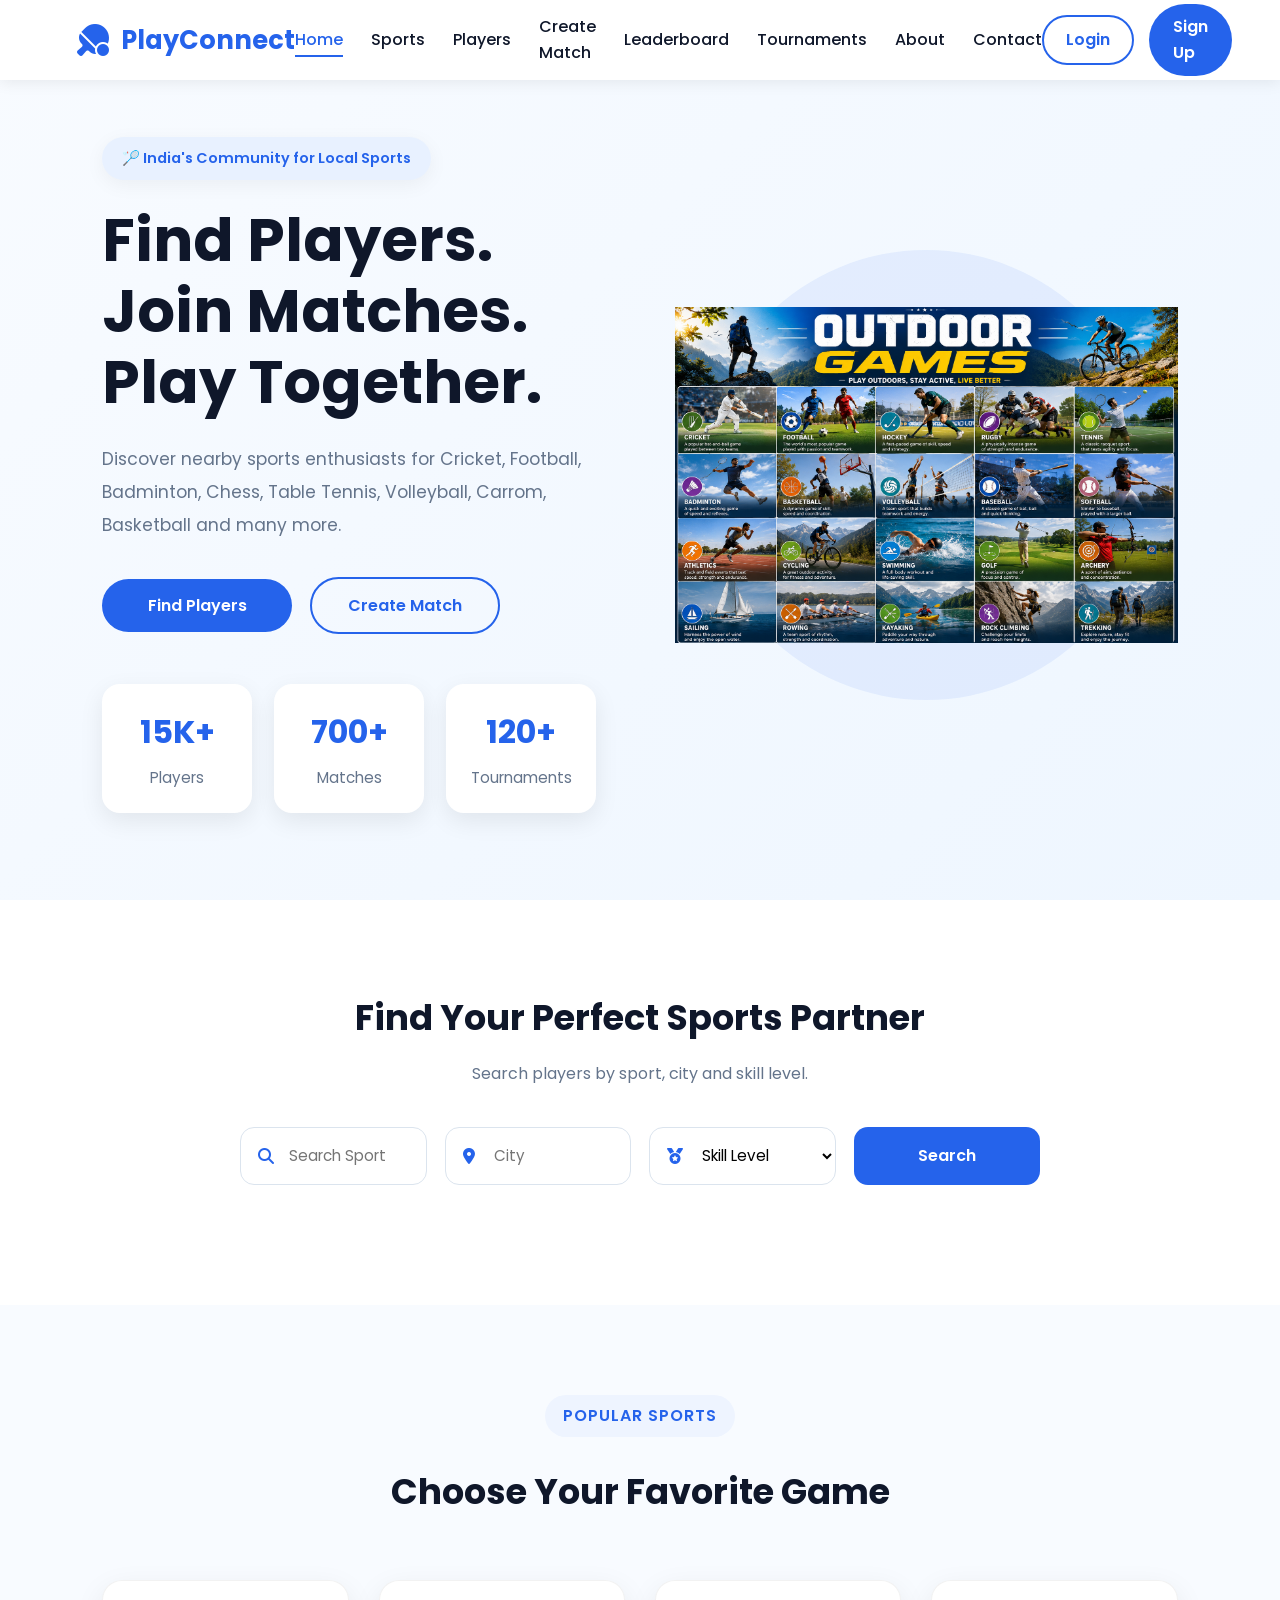
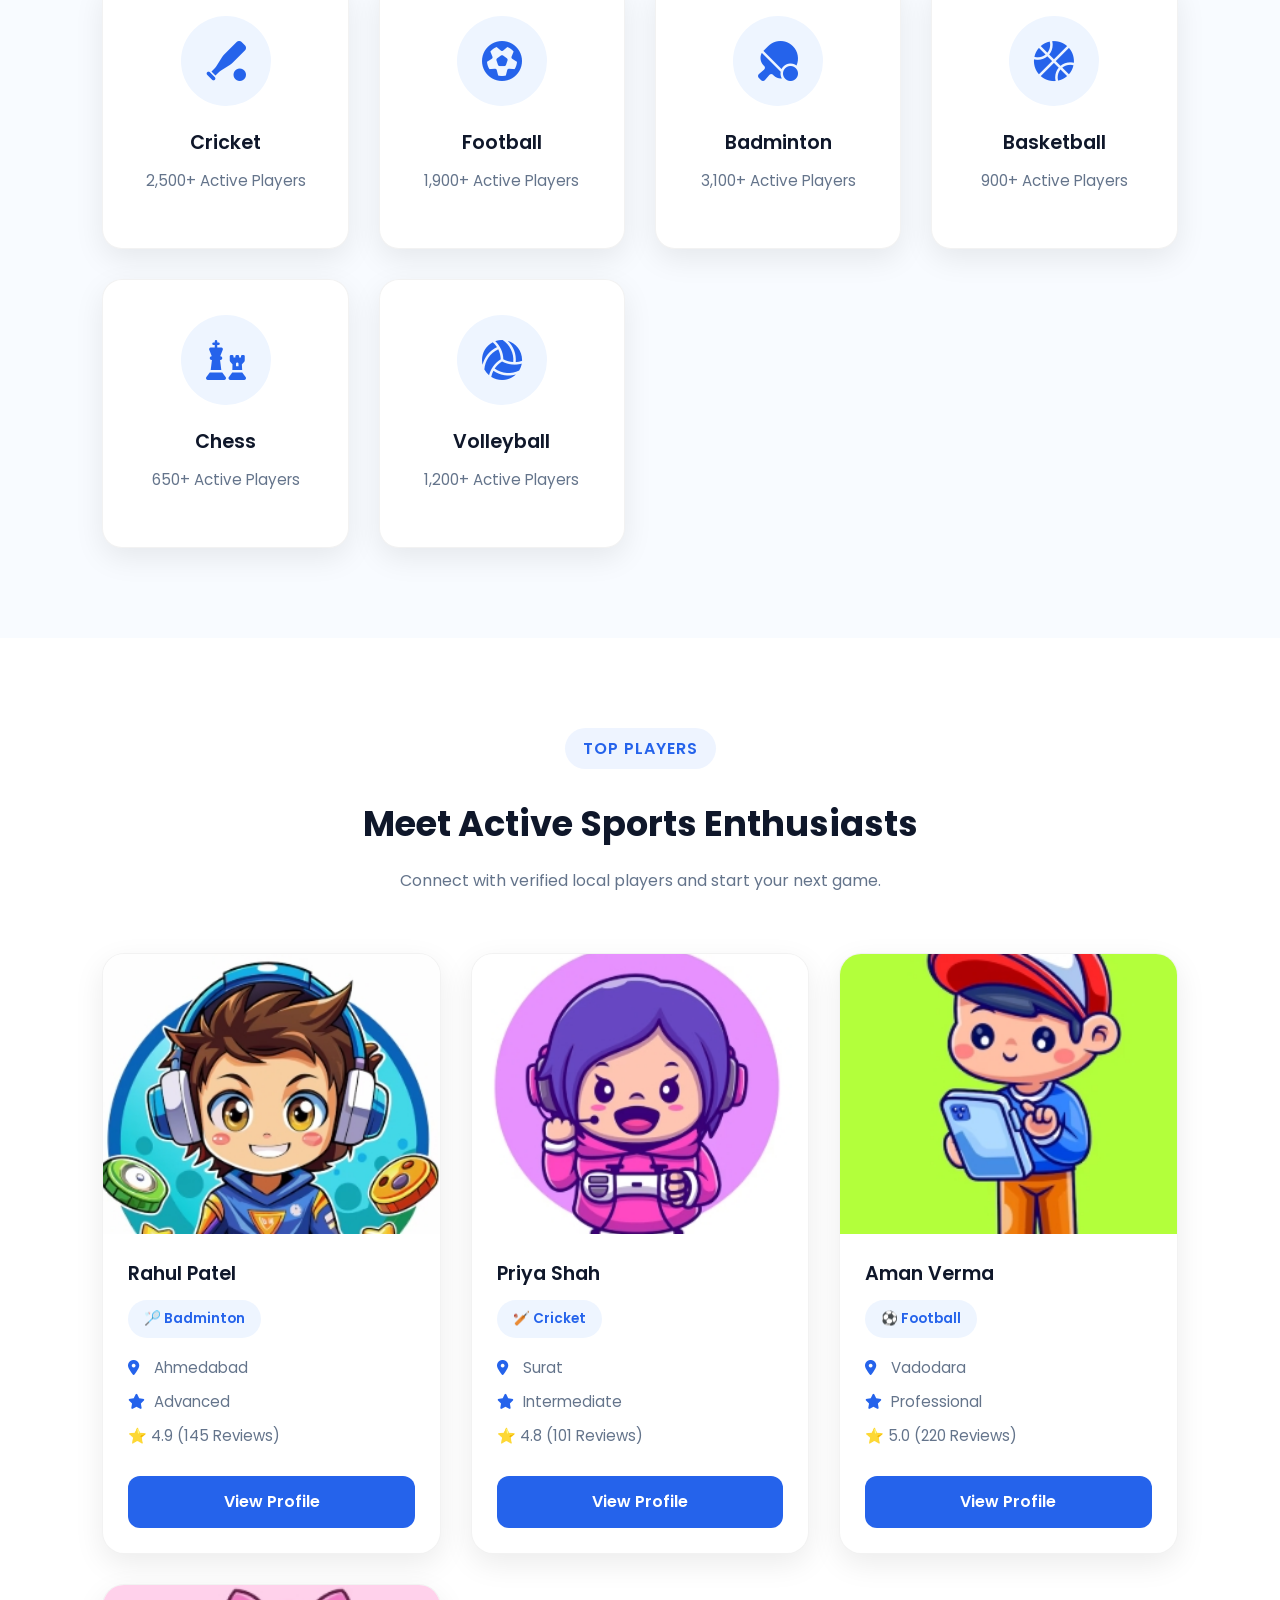
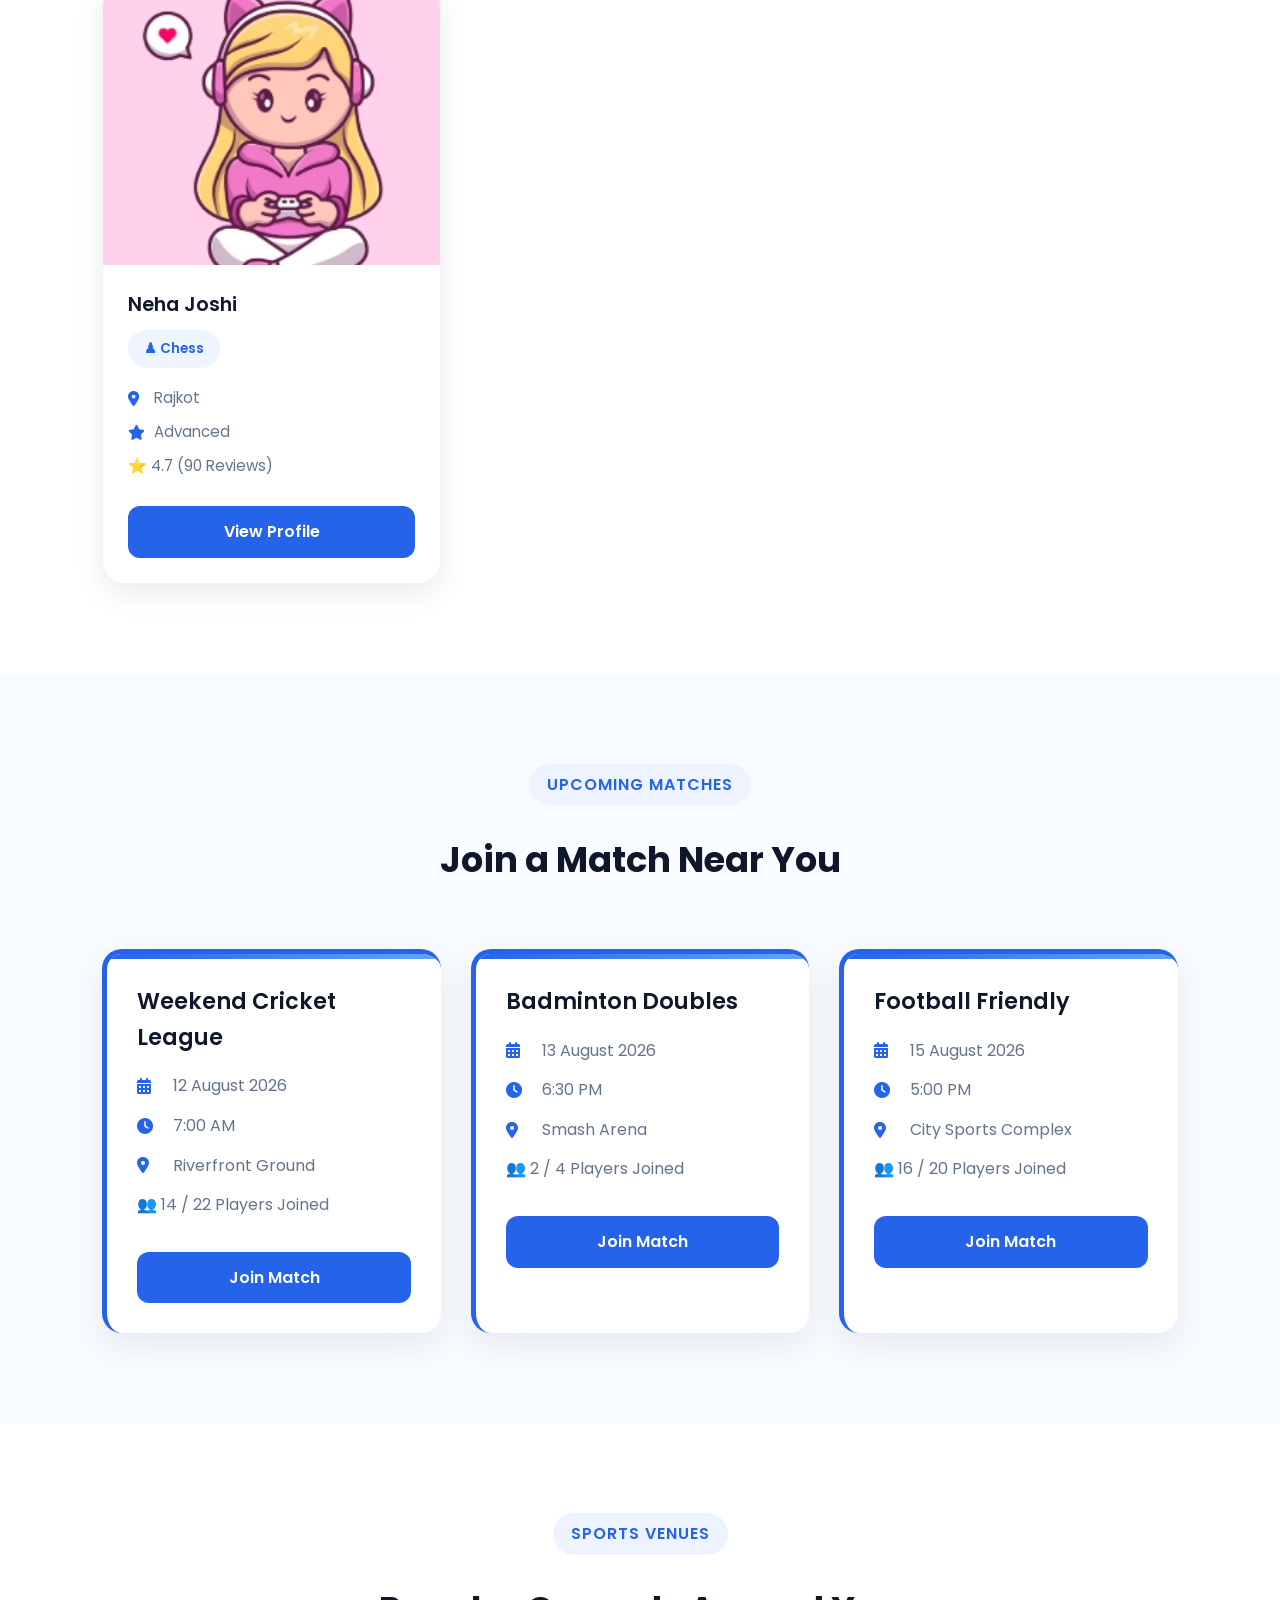
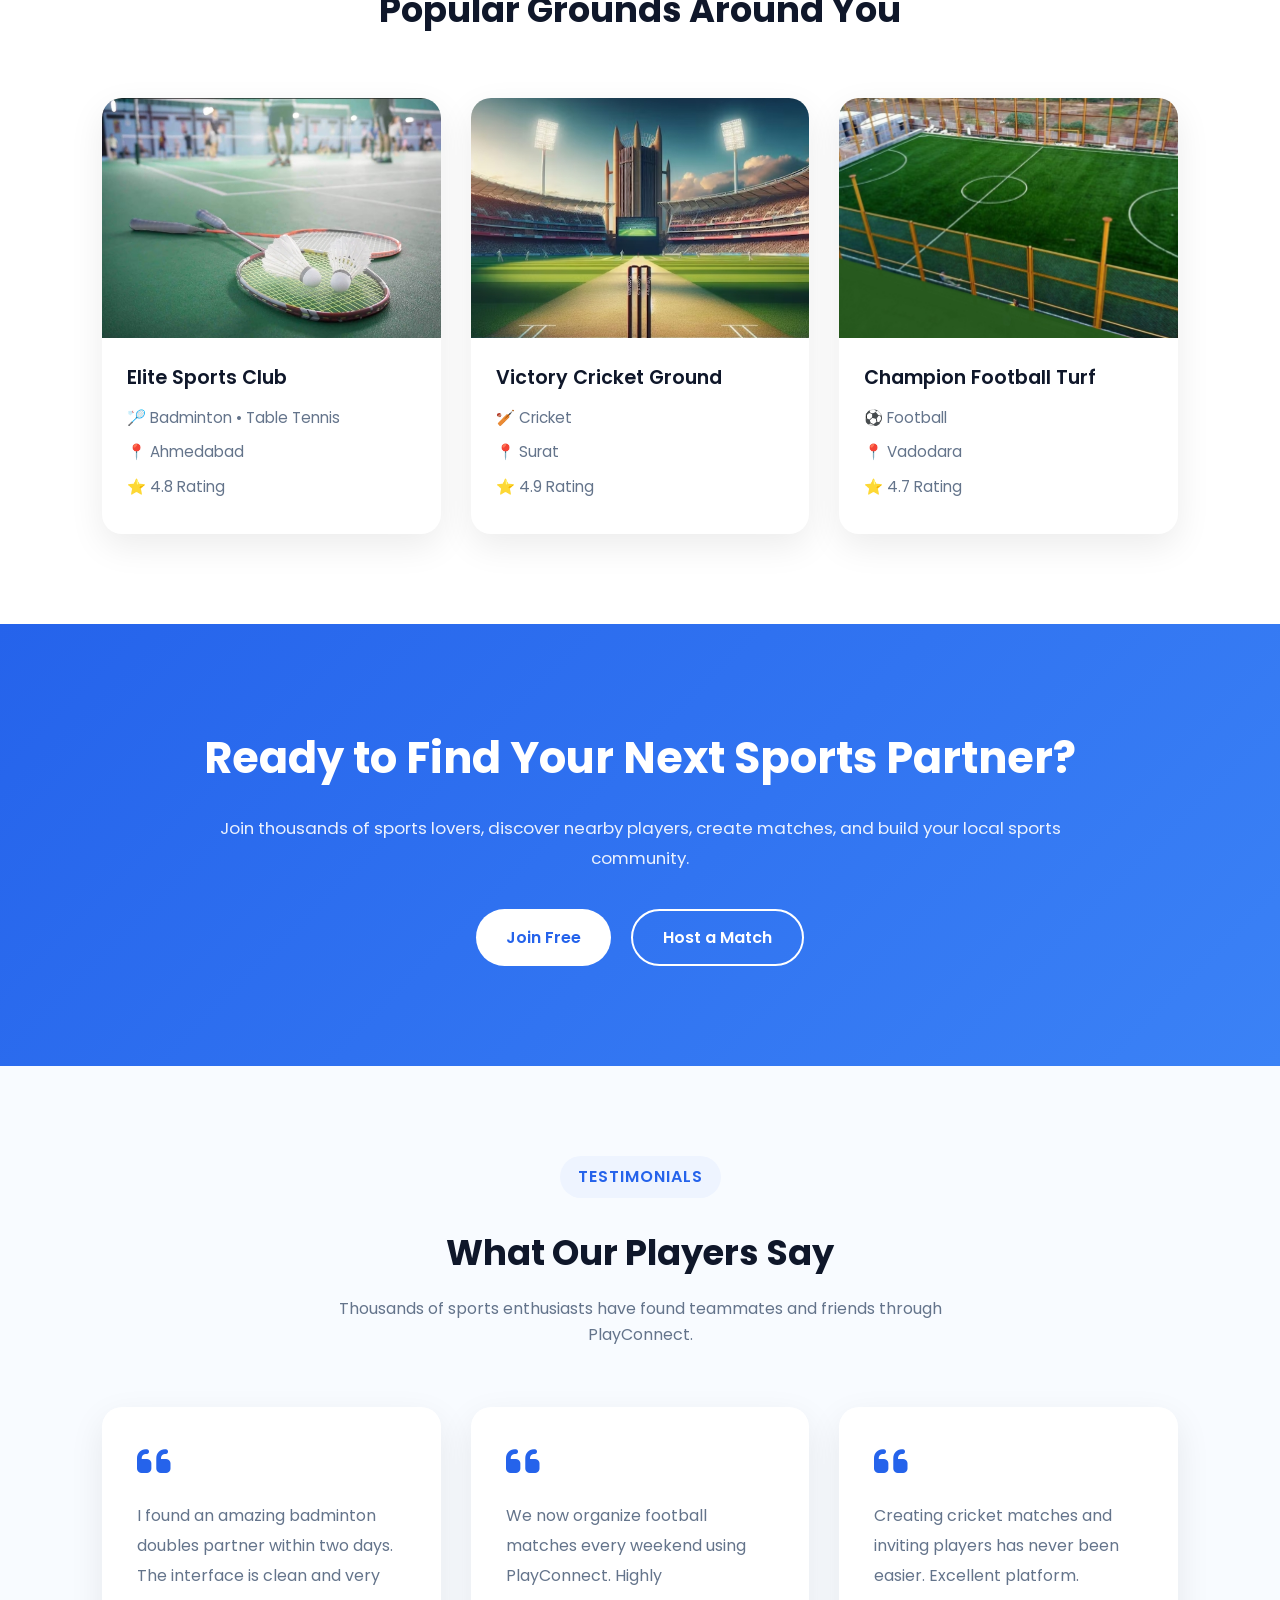
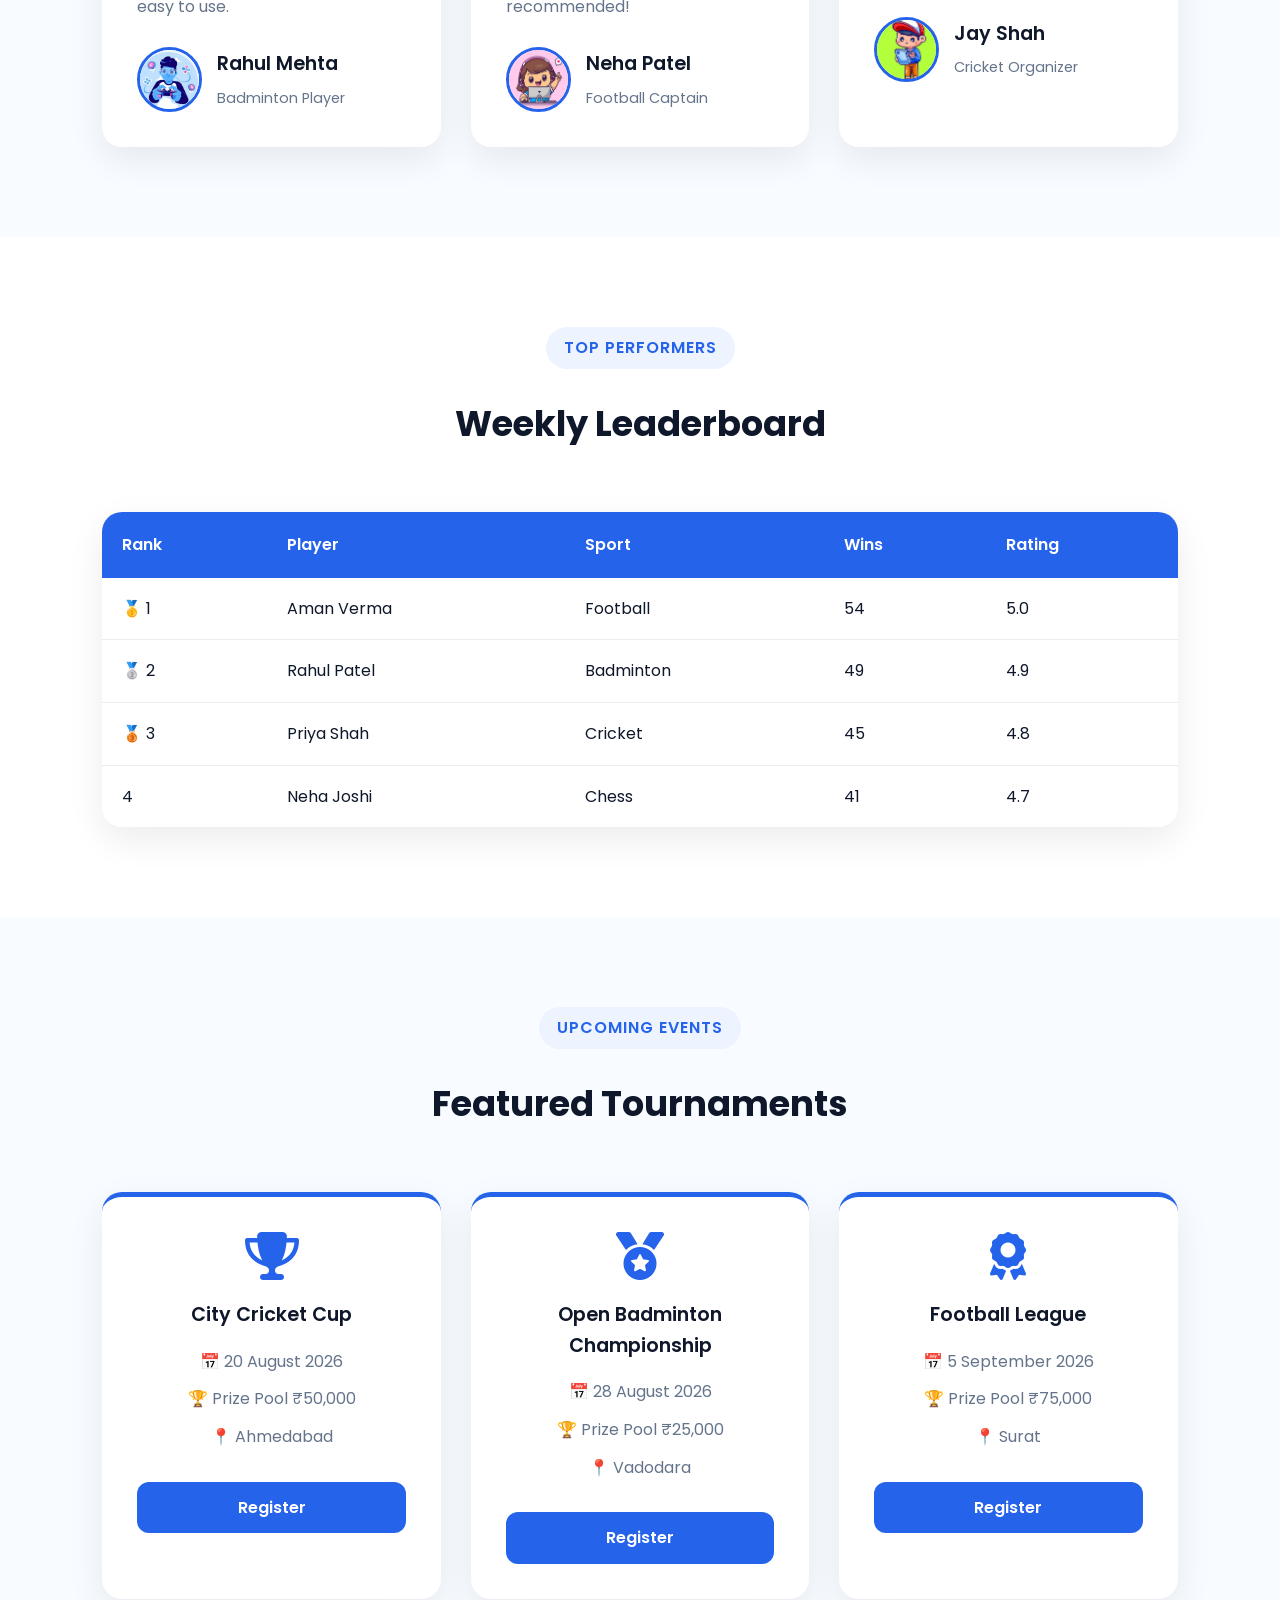
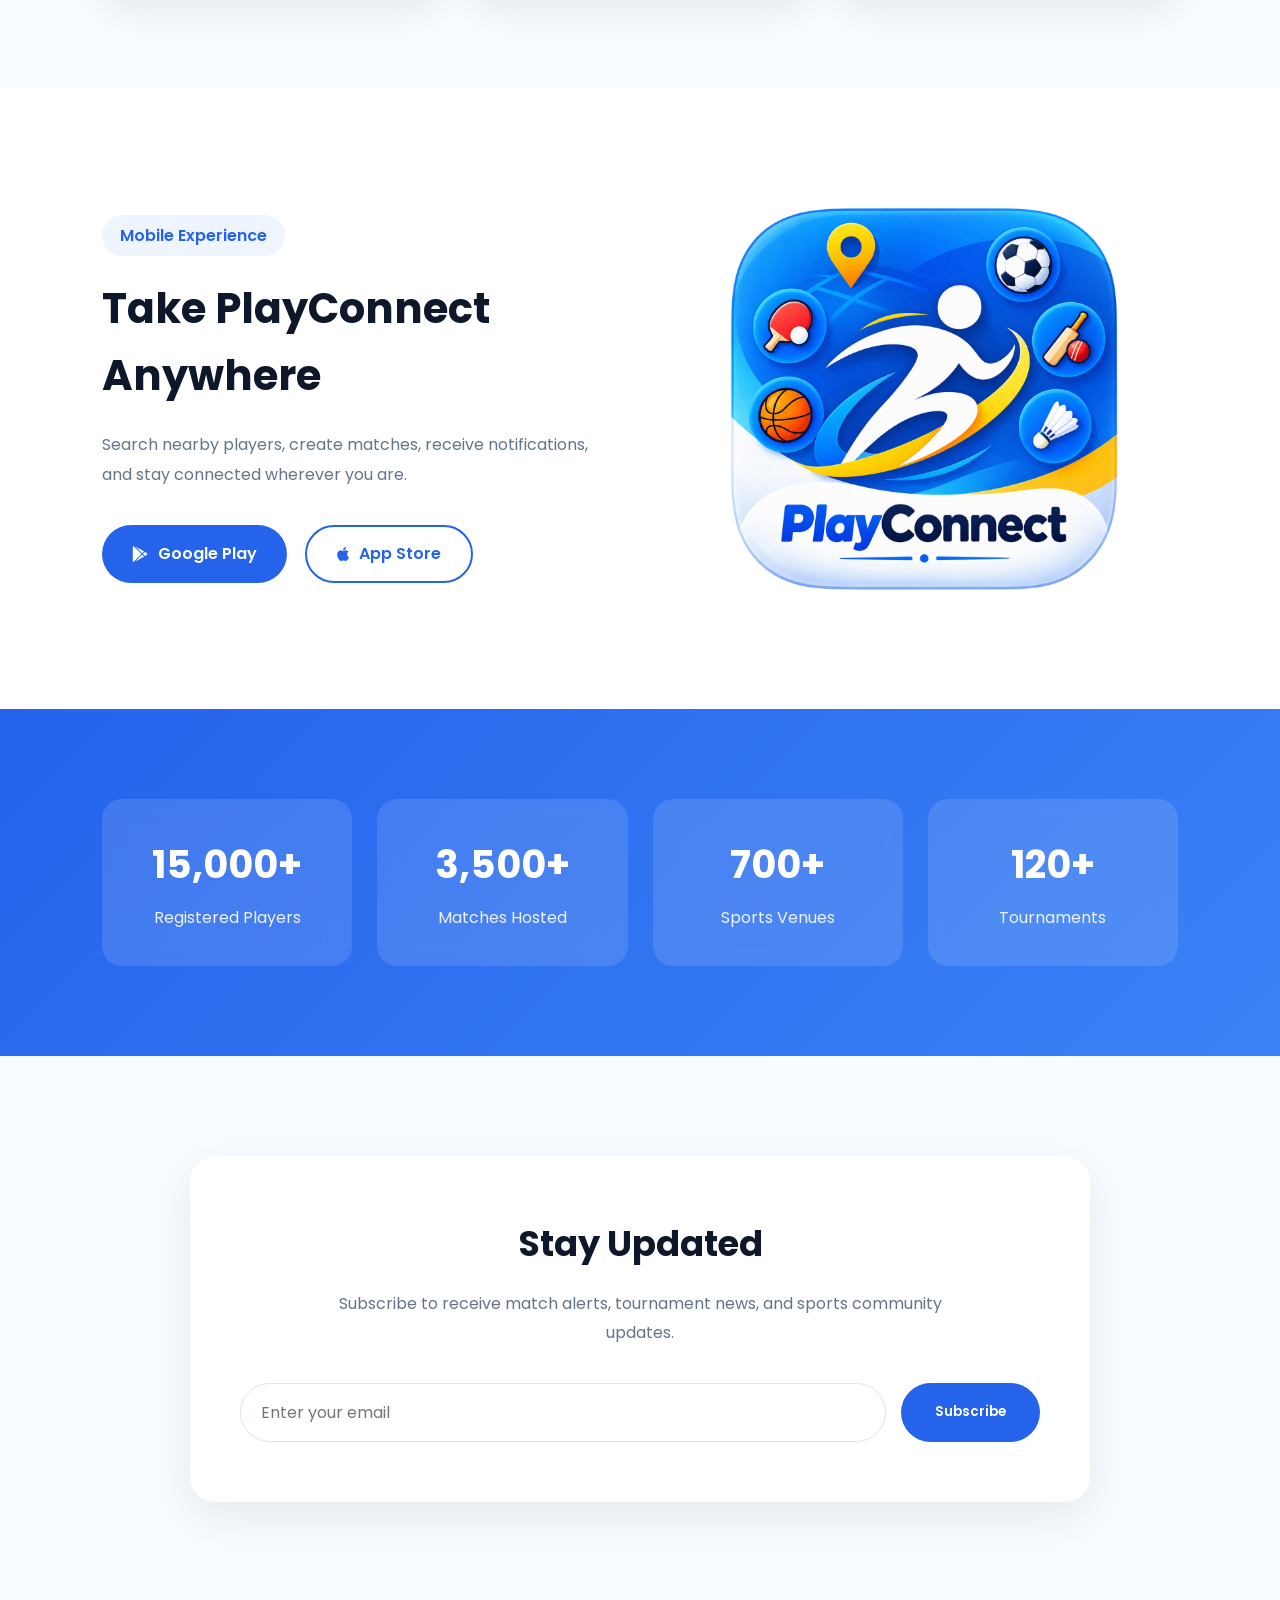
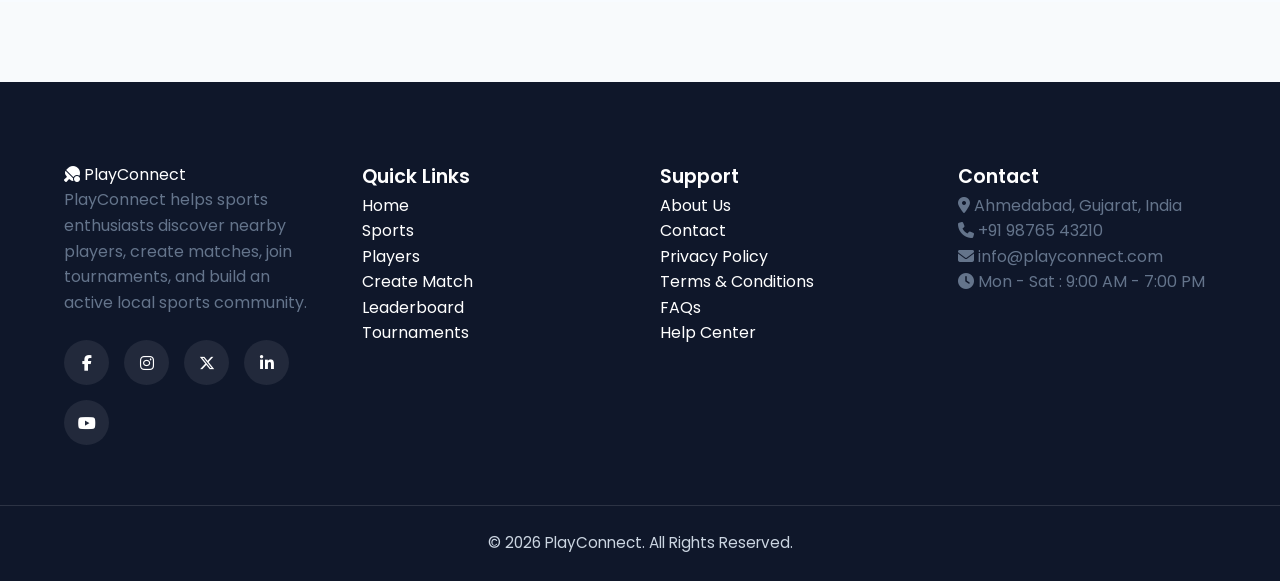
<file: index.html>
<!DOCTYPE html>
<html lang="en">

<head>
    <meta charset="UTF-8">
    <meta name="viewport" content="width=device-width, initial-scale=1.0">

    <title>PlayConnect | Find Local Sports Partners</title>

    <!-- Google Fonts -->
    <link
        href="https://fonts.googleapis.com/css2?family=Poppins:wght@300;400;500;600;700;800&display=swap"
        rel="stylesheet">

    <!-- Font Awesome -->
    <link rel="stylesheet"
        href="https://cdnjs.cloudflare.com/ajax/libs/font-awesome/6.6.0/css/all.min.css">

    <!-- CSS -->
    <link rel="stylesheet" href="css/global.css">
<link rel="stylesheet" href="css/index.css">
</head>

<body>

    <!-- ================= Loader ================= -->

    <div class="loader" id="loader">
        <div class="loader-circle"></div>
    </div>

    <!-- ================= Scroll Progress ================= -->

    <div class="progress-bar" id="progressBar"></div>

    <!-- ================= Header ================= -->

    <header>

        <div class="logo">

            <i class="fa-solid fa-table-tennis-paddle-ball"></i>

            <span>PlayConnect</span>

        </div>

        <nav id="navbar">

            <ul>

                <li><a href="index.html" class="active">Home</a></li>

                <li><a href="sports.html">Sports</a></li>

                <li><a href="players.html">Players</a></li>

                <li><a href="create-match.html">Create Match</a></li>

                <li><a href="leaderboard.html">Leaderboard</a></li>

                <li><a href="tournaments.html">Tournaments</a></li>

                <li><a href="about.html">About</a></li>

                <li><a href="contact.html">Contact</a></li>

            </ul>

        </nav>

        <div class="header-buttons">

            <a href="login.html" class="login-btn">Login</a>

            <a href="signup.html" class="signup-btn">Sign Up</a>

        </div>

        <div class="menu-btn" id="menuBtn">

            <i class="fas fa-bars"></i>

        </div>

    </header>

    <!-- ================= Hero ================= -->

    <section class="hero">

        <div class="hero-content">

            <span class="tag">

                🏸 India's Community for Local Sports

            </span>

            <h1>

                Find Players.

                <br>

                Join Matches.

                <br>

                Play Together.

            </h1>

            <p>

                Discover nearby sports enthusiasts for Cricket, Football,
                Badminton, Chess, Table Tennis, Volleyball,
                Carrom, Basketball and many more.

            </p>

            <div class="hero-buttons">

                <a href="players.html" class="primary-btn">

                    Find Players

                </a>

                <a href="create-match.html" class="secondary-btn">

                    Create Match

                </a>

            </div>

            <div class="hero-stats">

                <div>

                    <h2>15K+</h2>

                    <span>Players</span>

                </div>

                <div>

                    <h2>700+</h2>

                    <span>Matches</span>

                </div>

                <div>

                    <h2>120+</h2>

                    <span>Tournaments</span>

                </div>

            </div>

        </div>

        <div class="hero-image">

            <img src="images/hero.png"
                alt="Sports">

        </div>

    </section>

    <!-- ================= Search ================= -->

    <section class="search-section">

        <div class="search-container">

            <h2>

                Find Your Perfect Sports Partner

            </h2>

            <p>

                Search players by sport, city and skill level.

            </p>

            <form class="search-box">

                <div class="input-box">

                    <i class="fa-solid fa-magnifying-glass"></i>

                    <input type="text"
                        placeholder="Search Sport">

                </div>

                <div class="input-box">

                    <i class="fa-solid fa-location-dot"></i>

                    <input type="text"
                        placeholder="City">

                </div>

                <div class="input-box">

                    <i class="fa-solid fa-medal"></i>

                    <select>

                        <option>Skill Level</option>

                        <option>Beginner</option>

                        <option>Intermediate</option>

                        <option>Advanced</option>

                        <option>Professional</option>

                    </select>

                </div>

                <button>

                    Search

                </button>

            </form>

        </div>

    </section>

    <!-- ================= Popular Sports ================= -->

    <section class="sports-section">

        <div class="section-title">

            <span>

                Popular Sports

            </span>

            <h2>

                Choose Your Favorite Game

            </h2>

        </div>

        <div class="sports-grid">

            <div class="sport-card">

                <i class="fa-solid fa-baseball-bat-ball"></i>

                <h3>Cricket</h3>

                <p>2,500+ Active Players</p>

            </div>

            <div class="sport-card">

                <i class="fa-solid fa-futbol"></i>

                <h3>Football</h3>

                <p>1,900+ Active Players</p>

            </div>

            <div class="sport-card">

                <i class="fa-solid fa-table-tennis-paddle-ball"></i>

                <h3>Badminton</h3>

                <p>3,100+ Active Players</p>

            </div>

            <div class="sport-card">

                <i class="fa-solid fa-basketball"></i>

                <h3>Basketball</h3>

                <p>900+ Active Players</p>

            </div>

            <div class="sport-card">

                <i class="fa-solid fa-chess"></i>

                <h3>Chess</h3>

                <p>650+ Active Players</p>

            </div>

            <div class="sport-card">

                <i class="fa-solid fa-volleyball"></i>

                <h3>Volleyball</h3>

                <p>1,200+ Active Players</p>

            </div>

        </div>

    </section>

    <!-- Featured Players Starts Here -->
         <!-- ================= Featured Players ================= -->

    <section class="featured-players">

        <div class="section-title">

            <span>Top Players</span>

            <h2>Meet Active Sports Enthusiasts</h2>

            <p>
                Connect with verified local players and start your next game.
            </p>

        </div>

        <div class="players-grid">

            <div class="player-card">

                <img src="images/player3.jpeg" alt="Player">

                <div class="player-info">

                    <h3>Rahul Patel</h3>

                    <span class="sport">🏸 Badminton</span>

                    <p>
                        <i class="fa-solid fa-location-dot"></i>
                        Ahmedabad
                    </p>

                    <p>
                        <i class="fa-solid fa-star"></i>
                        Advanced
                    </p>

                    <p>
                        ⭐ 4.9 (145 Reviews)
                    </p>

                    <a href="profile.html" class="card-btn">
                        View Profile
                    </a>

                </div>

            </div>

            <div class="player-card">

                <img src="images/player2.jpeg" alt="Player">

                <div class="player-info">

                    <h3>Priya Shah</h3>

                    <span class="sport">🏏 Cricket</span>

                    <p>
                        <i class="fa-solid fa-location-dot"></i>
                        Surat
                    </p>

                    <p>
                        <i class="fa-solid fa-star"></i>
                        Intermediate
                    </p>

                    <p>
                        ⭐ 4.8 (101 Reviews)
                    </p>

                    <a href="profile.html" class="card-btn">
                        View Profile
                    </a>

                </div>

            </div>

            <div class="player-card">

                <img src="images/player4.jpeg" alt="Player">

                <div class="player-info">

                    <h3>Aman Verma</h3>

                    <span class="sport">⚽ Football</span>

                    <p>
                        <i class="fa-solid fa-location-dot"></i>
                        Vadodara
                    </p>

                    <p>
                        <i class="fa-solid fa-star"></i>
                        Professional
                    </p>

                    <p>
                        ⭐ 5.0 (220 Reviews)
                    </p>

                    <a href="profile.html" class="card-btn">
                        View Profile
                    </a>

                </div>

            </div>

            <div class="player-card">

                <img src="images/player6.jpeg" alt="Player">

                <div class="player-info">

                    <h3>Neha Joshi</h3>

                    <span class="sport">♟ Chess</span>

                    <p>
                        <i class="fa-solid fa-location-dot"></i>
                        Rajkot
                    </p>

                    <p>
                        <i class="fa-solid fa-star"></i>
                        Advanced
                    </p>

                    <p>
                        ⭐ 4.7 (90 Reviews)
                    </p>

                    <a href="profile.html" class="card-btn">
                        View Profile
                    </a>

                </div>

            </div>

        </div>

    </section>

    <!-- ================= Trending Matches ================= -->

    <section class="matches">

        <div class="section-title">

            <span>Upcoming Matches</span>

            <h2>Join a Match Near You</h2>

        </div>

        <div class="match-grid">

            <div class="match-card">

                <h3>Weekend Cricket League</h3>

                <p>
                    <i class="fa-solid fa-calendar-days"></i>
                    12 August 2026
                </p>

                <p>
                    <i class="fa-solid fa-clock"></i>
                    7:00 AM
                </p>

                <p>
                    <i class="fa-solid fa-location-dot"></i>
                    Riverfront Ground
                </p>

                <p>
                    👥 14 / 22 Players Joined
                </p>

                <a href="match-details.html" class="card-btn">
                    Join Match
                </a>

            </div>

            <div class="match-card">

                <h3>Badminton Doubles</h3>

                <p>
                    <i class="fa-solid fa-calendar-days"></i>
                    13 August 2026
                </p>

                <p>
                    <i class="fa-solid fa-clock"></i>
                    6:30 PM
                </p>

                <p>
                    <i class="fa-solid fa-location-dot"></i>
                    Smash Arena
                </p>

                <p>
                    👥 2 / 4 Players Joined
                </p>

                <a href="match-details.html" class="card-btn">
                    Join Match
                </a>

            </div>

            <div class="match-card">

                <h3>Football Friendly</h3>

                <p>
                    <i class="fa-solid fa-calendar-days"></i>
                    15 August 2026
                </p>

                <p>
                    <i class="fa-solid fa-clock"></i>
                    5:00 PM
                </p>

                <p>
                    <i class="fa-solid fa-location-dot"></i>
                    City Sports Complex
                </p>

                <p>
                    👥 16 / 20 Players Joined
                </p>

                <a href="match-details.html" class="card-btn">
                    Join Match
                </a>

            </div>

        </div>

    </section>

    <!-- ================= Nearby Grounds ================= -->

    <section class="grounds">

        <div class="section-title">

            <span>Sports Venues</span>

            <h2>Popular Grounds Around You</h2>

        </div>

        <div class="grounds-grid">

            <div class="ground-card">

                <img src="images/ground1.jpeg" alt="Ground">

                <div class="ground-content">

                    <h3>Elite Sports Club</h3>

                    <p>🏸 Badminton • Table Tennis</p>

                    <p>📍 Ahmedabad</p>

                    <p>⭐ 4.8 Rating</p>

                </div>

            </div>

            <div class="ground-card">

                <img src="images/ground2.jpeg" alt="Ground">

                <div class="ground-content">

                    <h3>Victory Cricket Ground</h3>

                    <p>🏏 Cricket</p>

                    <p>📍 Surat</p>

                    <p>⭐ 4.9 Rating</p>

                </div>

            </div>

            <div class="ground-card">

                <img src="images/ground3.jpeg" alt="Ground">

                <div class="ground-content">

                    <h3>Champion Football Turf</h3>

                    <p>⚽ Football</p>

                    <p>📍 Vadodara</p>

                    <p>⭐ 4.7 Rating</p>

                </div>

            </div>

        </div>

    </section>

    <!-- ================= CTA ================= -->

    <section class="cta">

        <div class="cta-content">

            <h2>
                Ready to Find Your Next Sports Partner?
            </h2>

            <p>
                Join thousands of sports lovers, discover nearby players,
                create matches, and build your local sports community.
            </p>

            <div class="cta-buttons">

                <a href="signup.html" class="primary-btn">
                    Join Free
                </a>

                <a href="create-match.html" class="secondary-btn">
                    Host a Match
                </a>

            </div>

        </div>

    </section>

    <!-- Testimonials Section Starts -->
         <!-- ================= Testimonials ================= -->

    <section class="testimonials">

        <div class="section-title">

            <span>Testimonials</span>

            <h2>What Our Players Say</h2>

            <p>
                Thousands of sports enthusiasts have found teammates and friends through PlayConnect.
            </p>

        </div>

        <div class="testimonial-grid">

            <div class="testimonial-card">

                <i class="fa-solid fa-quote-left quote"></i>

                <p>
                    I found an amazing badminton doubles partner within two days.
                    The interface is clean and very easy to use.
                </p>

                <div class="user">

                    <img src="images/player10.jpeg" alt="User">

                    <div>

                        <h3>Rahul Mehta</h3>

                        <span>Badminton Player</span>

                    </div>

                </div>

            </div>

            <div class="testimonial-card">

                <i class="fa-solid fa-quote-left quote"></i>

                <p>
                    We now organize football matches every weekend using
                    PlayConnect. Highly recommended!
                </p>

                <div class="user">

                    <img src="images/player1.jpeg" alt="User">

                    <div>

                        <h3>Neha Patel</h3>

                        <span>Football Captain</span>

                    </div>

                </div>

            </div>

            <div class="testimonial-card">

                <i class="fa-solid fa-quote-left quote"></i>

                <p>
                    Creating cricket matches and inviting players has never
                    been easier. Excellent platform.
                </p>

                <div class="user">

                    <img src="images/player4.jpeg" alt="User">

                    <div>

                        <h3>Jay Shah</h3>

                        <span>Cricket Organizer</span>

                    </div>

                </div>

            </div>

        </div>

    </section>

    <!-- ================= Leaderboard Preview ================= -->

    <section class="leaderboard-preview">

        <div class="section-title">

            <span>Top Performers</span>

            <h2>Weekly Leaderboard</h2>

        </div>

        <div class="leaderboard-table">

            <table>

                <thead>

                    <tr>

                        <th>Rank</th>
                        <th>Player</th>
                        <th>Sport</th>
                        <th>Wins</th>
                        <th>Rating</th>

                    </tr>

                </thead>

                <tbody>

                    <tr>

                        <td>🥇 1</td>
                        <td>Aman Verma</td>
                        <td>Football</td>
                        <td>54</td>
                        <td>5.0</td>

                    </tr>

                    <tr>

                        <td>🥈 2</td>
                        <td>Rahul Patel</td>
                        <td>Badminton</td>
                        <td>49</td>
                        <td>4.9</td>

                    </tr>

                    <tr>

                        <td>🥉 3</td>
                        <td>Priya Shah</td>
                        <td>Cricket</td>
                        <td>45</td>
                        <td>4.8</td>

                    </tr>

                    <tr>

                        <td>4</td>
                        <td>Neha Joshi</td>
                        <td>Chess</td>
                        <td>41</td>
                        <td>4.7</td>

                    </tr>

                </tbody>

            </table>

        </div>

    </section>

    <!-- ================= Tournament Preview ================= -->

    <section class="tournament-preview">

        <div class="section-title">

            <span>Upcoming Events</span>

            <h2>Featured Tournaments</h2>

        </div>

        <div class="tournament-grid">

            <div class="tournament-card">

                <i class="fa-solid fa-trophy"></i>

                <h3>City Cricket Cup</h3>

                <p>📅 20 August 2026</p>

                <p>🏆 Prize Pool ₹50,000</p>

                <p>📍 Ahmedabad</p>

                <a href="tournaments.html" class="card-btn">
                    Register
                </a>

            </div>

            <div class="tournament-card">

                <i class="fa-solid fa-medal"></i>

                <h3>Open Badminton Championship</h3>

                <p>📅 28 August 2026</p>

                <p>🏆 Prize Pool ₹25,000</p>

                <p>📍 Vadodara</p>

                <a href="tournaments.html" class="card-btn">
                    Register
                </a>

            </div>

            <div class="tournament-card">

                <i class="fa-solid fa-award"></i>

                <h3>Football League</h3>

                <p>📅 5 September 2026</p>

                <p>🏆 Prize Pool ₹75,000</p>

                <p>📍 Surat</p>

                <a href="tournaments.html" class="card-btn">
                    Register
                </a>

            </div>

        </div>

    </section>

    <!-- ================= Mobile App ================= -->

    <section class="mobile-app">

        <div class="app-content">

            <div class="app-text">

                <span>Mobile Experience</span>

                <h2>Take PlayConnect Anywhere</h2>

                <p>

                    Search nearby players, create matches, receive notifications,
                    and stay connected wherever you are.

                </p>

                <div class="app-buttons">

                    <a href="#" class="primary-btn">

                        <i class="fa-brands fa-google-play"></i>

                        Google Play

                    </a>

                    <a href="#" class="secondary-btn">

                        <i class="fa-brands fa-apple"></i>

                        App Store

                    </a>

                </div>

            </div>

            <div class="app-image">

                <img src="images/mobile-app.png" alt="Mobile App">

            </div>

        </div>

    </section>

    <!-- ================= Statistics ================= -->

    <section class="stats-section">

        <div class="stat-box">

            <h2>15,000+</h2>

            <span>Registered Players</span>

        </div>

        <div class="stat-box">

            <h2>3,500+</h2>

            <span>Matches Hosted</span>

        </div>

        <div class="stat-box">

            <h2>700+</h2>

            <span>Sports Venues</span>

        </div>

        <div class="stat-box">

            <h2>120+</h2>

            <span>Tournaments</span>

        </div>

    </section>

    <!-- ================= Newsletter ================= -->

    <section class="newsletter">

        <div class="newsletter-box">

            <h2>Stay Updated</h2>

            <p>

                Subscribe to receive match alerts, tournament news,
                and sports community updates.

            </p>

            <form>

                <input
                    type="email"
                    placeholder="Enter your email">

                <button type="submit">

                    Subscribe

                </button>

            </form>

        </div>

    </section>

    <!-- Footer Starts -->
         <!-- ================= Footer ================= -->

    <footer class="footer">

        <div class="footer-container">

            <!-- About -->

            <div class="footer-column">

                <div class="footer-logo">

                    <i class="fa-solid fa-table-tennis-paddle-ball"></i>

                    <span>PlayConnect</span>

                </div>

                <p>

                    PlayConnect helps sports enthusiasts discover nearby
                    players, create matches, join tournaments, and build
                    an active local sports community.

                </p>

                <div class="social-links">

                    <a href="#"><i class="fab fa-facebook-f"></i></a>

                    <a href="#"><i class="fab fa-instagram"></i></a>

                    <a href="#"><i class="fab fa-x-twitter"></i></a>

                    <a href="#"><i class="fab fa-linkedin-in"></i></a>

                    <a href="#"><i class="fab fa-youtube"></i></a>

                </div>

            </div>

            <!-- Quick Links -->

            <div class="footer-column">

                <h3>Quick Links</h3>

                <ul>

                    <li><a href="index.html">Home</a></li>

                    <li><a href="sports.html">Sports</a></li>

                    <li><a href="players.html">Players</a></li>

                    <li><a href="create-match.html">Create Match</a></li>

                    <li><a href="leaderboard.html">Leaderboard</a></li>

                    <li><a href="tournaments.html">Tournaments</a></li>

                </ul>

            </div>

            <!-- Support -->

            <div class="footer-column">

                <h3>Support</h3>

                <ul>

                    <li><a href="about.html">About Us</a></li>

                    <li><a href="contact.html">Contact</a></li>

                    <li><a href="#">Privacy Policy</a></li>

                    <li><a href="#">Terms & Conditions</a></li>

                    <li><a href="#">FAQs</a></li>

                    <li><a href="#">Help Center</a></li>

                </ul>

            </div>

            <!-- Contact -->

            <div class="footer-column">

                <h3>Contact</h3>

                <p>

                    <i class="fa-solid fa-location-dot"></i>

                    Ahmedabad, Gujarat, India

                </p>

                <p>

                    <i class="fa-solid fa-phone"></i>

                    +91 98765 43210

                </p>

                <p>

                    <i class="fa-solid fa-envelope"></i>

                    info@playconnect.com

                </p>

                <p>

                    <i class="fa-solid fa-clock"></i>

                    Mon - Sat : 9:00 AM - 7:00 PM

                </p>

            </div>

        </div>

        <!-- Bottom Footer -->

        <div class="footer-bottom">

            <p>

                © 2026 PlayConnect. All Rights Reserved.

            </p>

        </div>

    </footer>

    <!-- ================= Back To Top ================= -->

    <button id="backToTop" class="back-to-top">

        <i class="fa-solid fa-arrow-up"></i>

    </button>

    <!-- ================= Scripts ================= -->

    <script src="js/app.js"></script>

    <script src="js/search.js"></script>

    <script src="js/filter.js"></script>

    <script src="js/storage.js"></script>

</body>

</html>
</file>
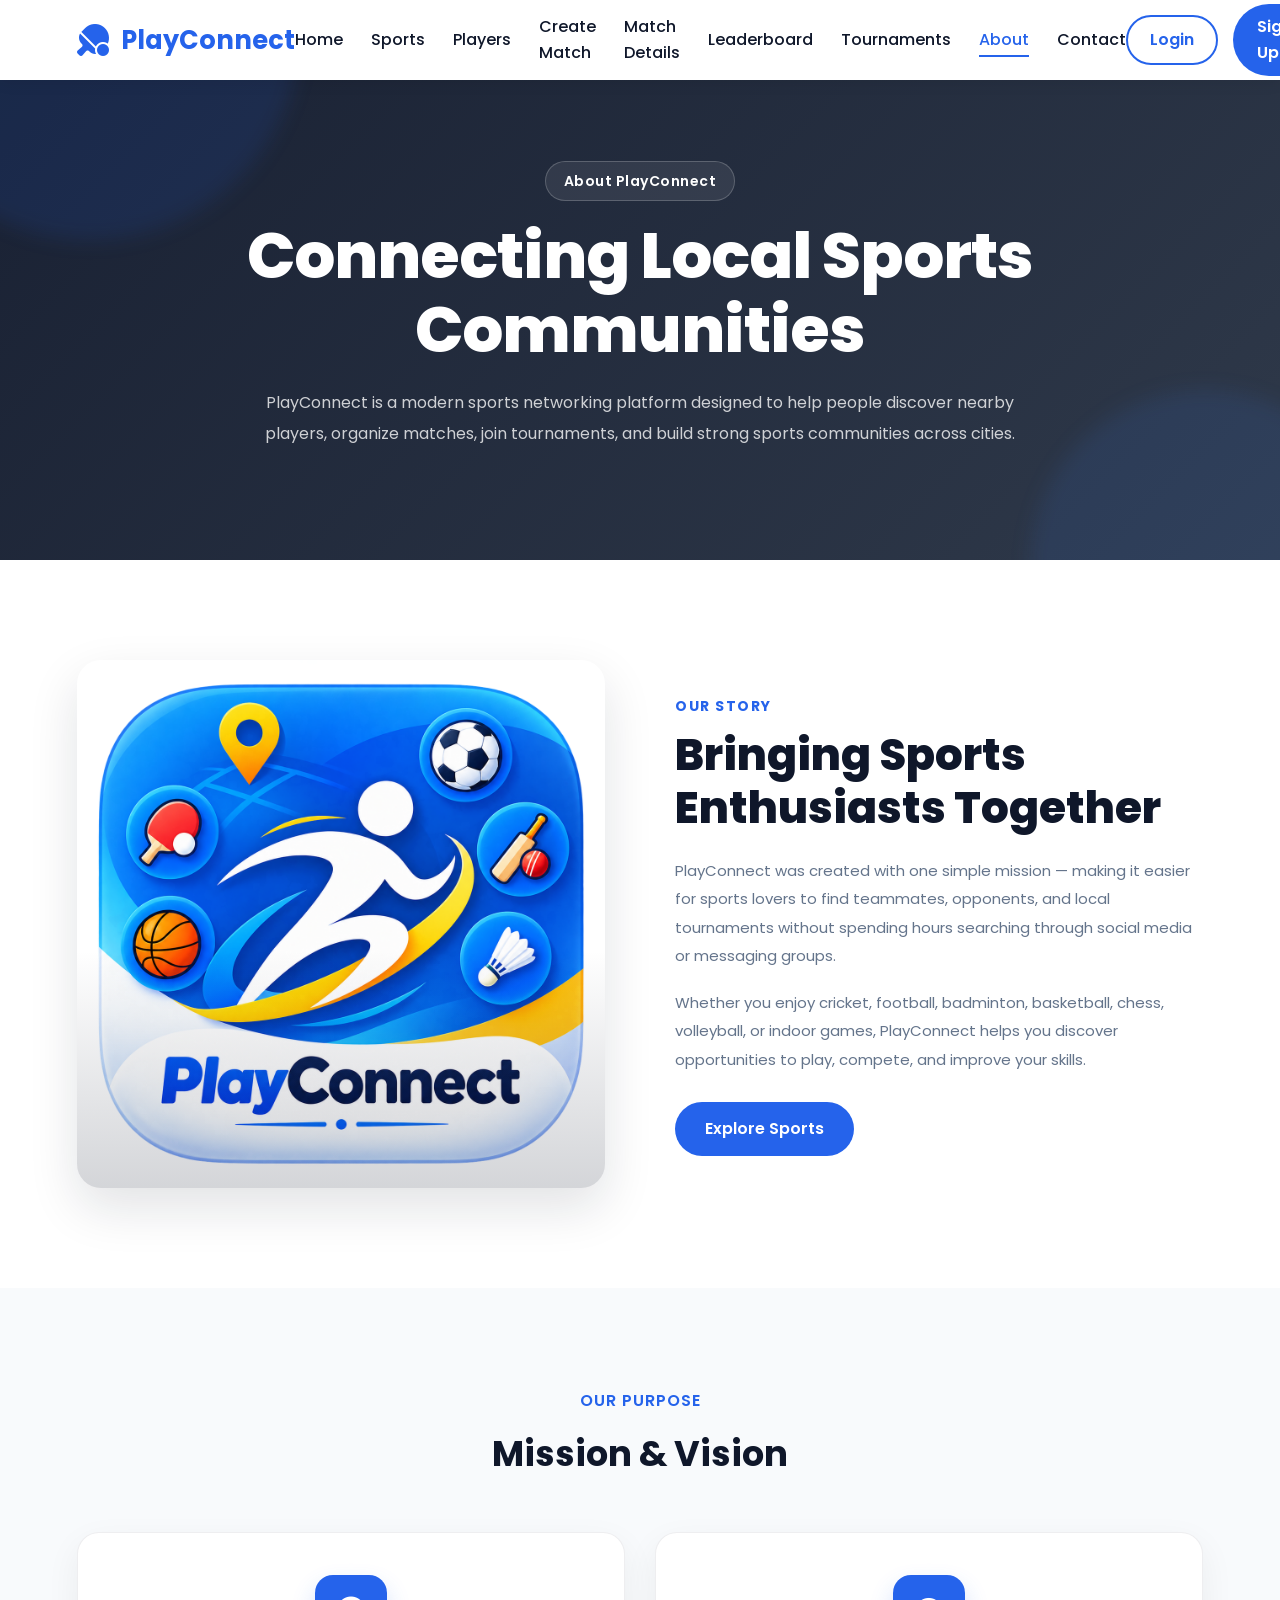
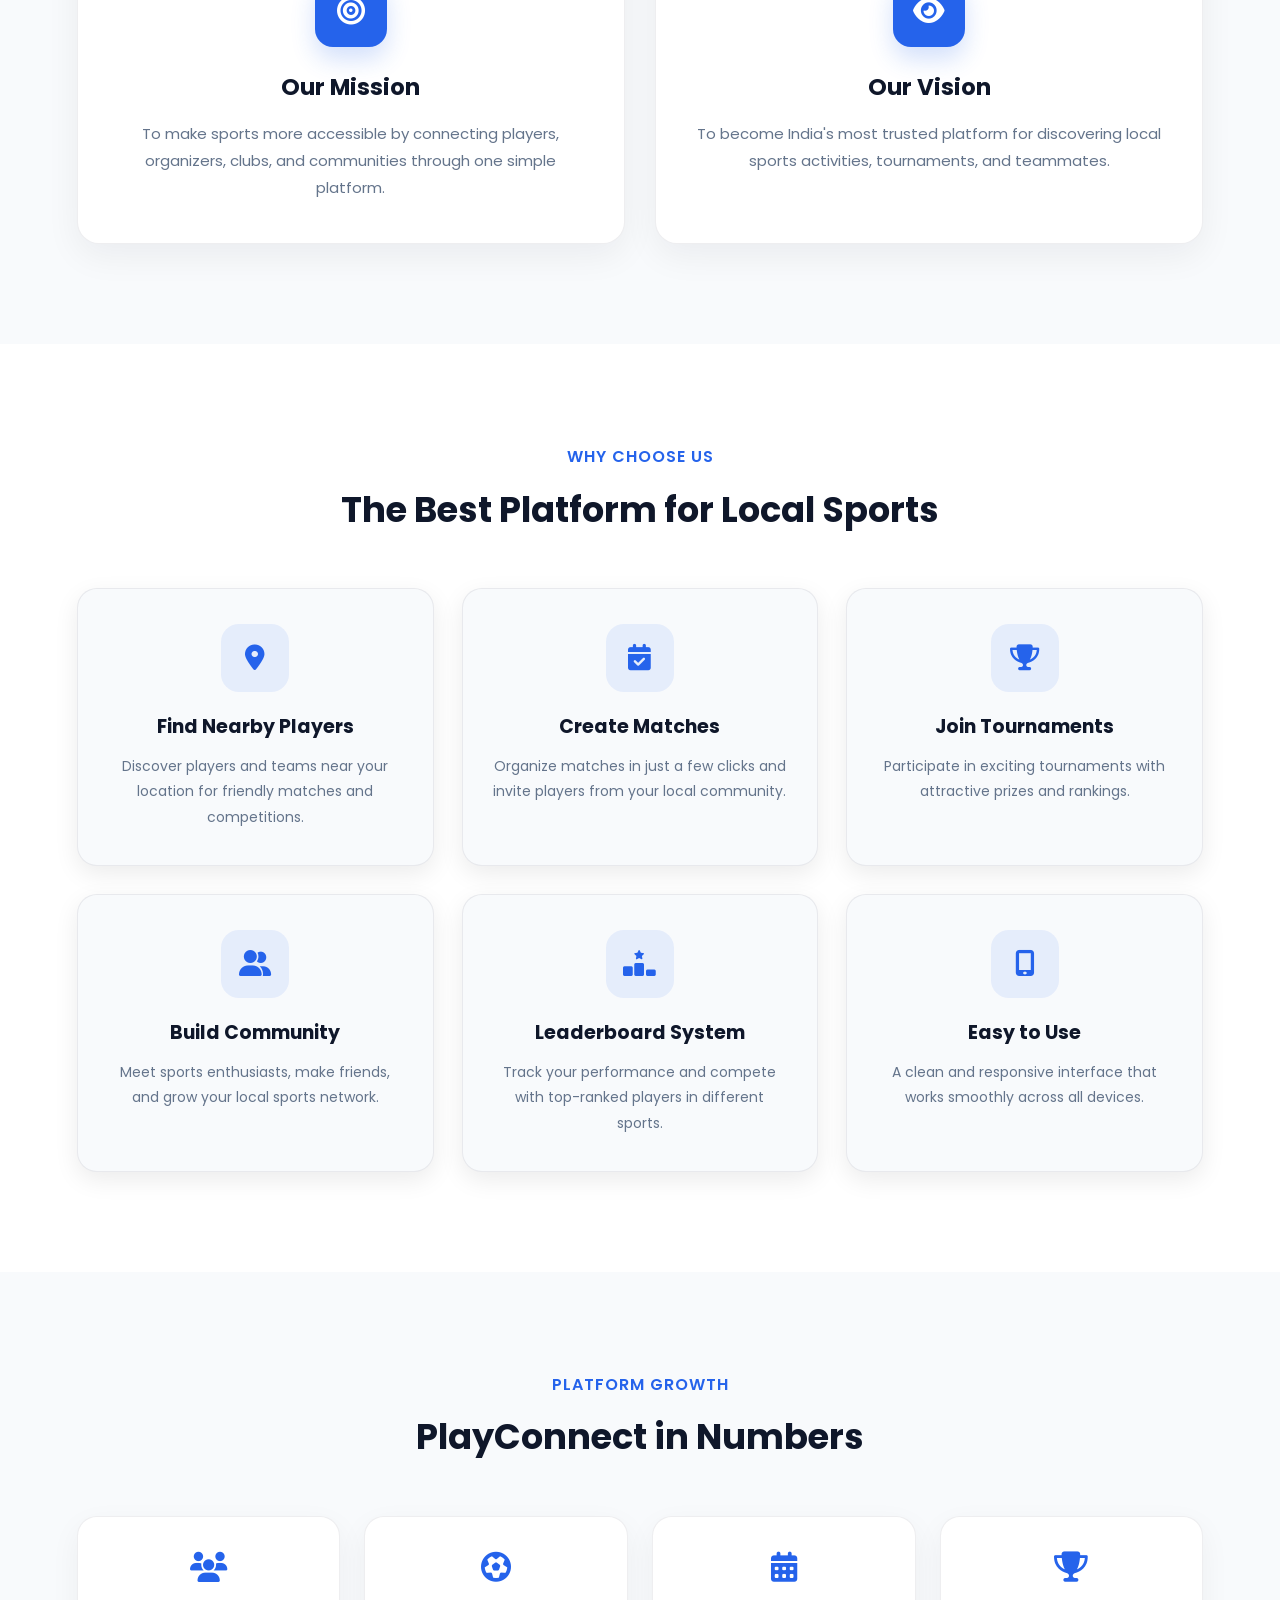
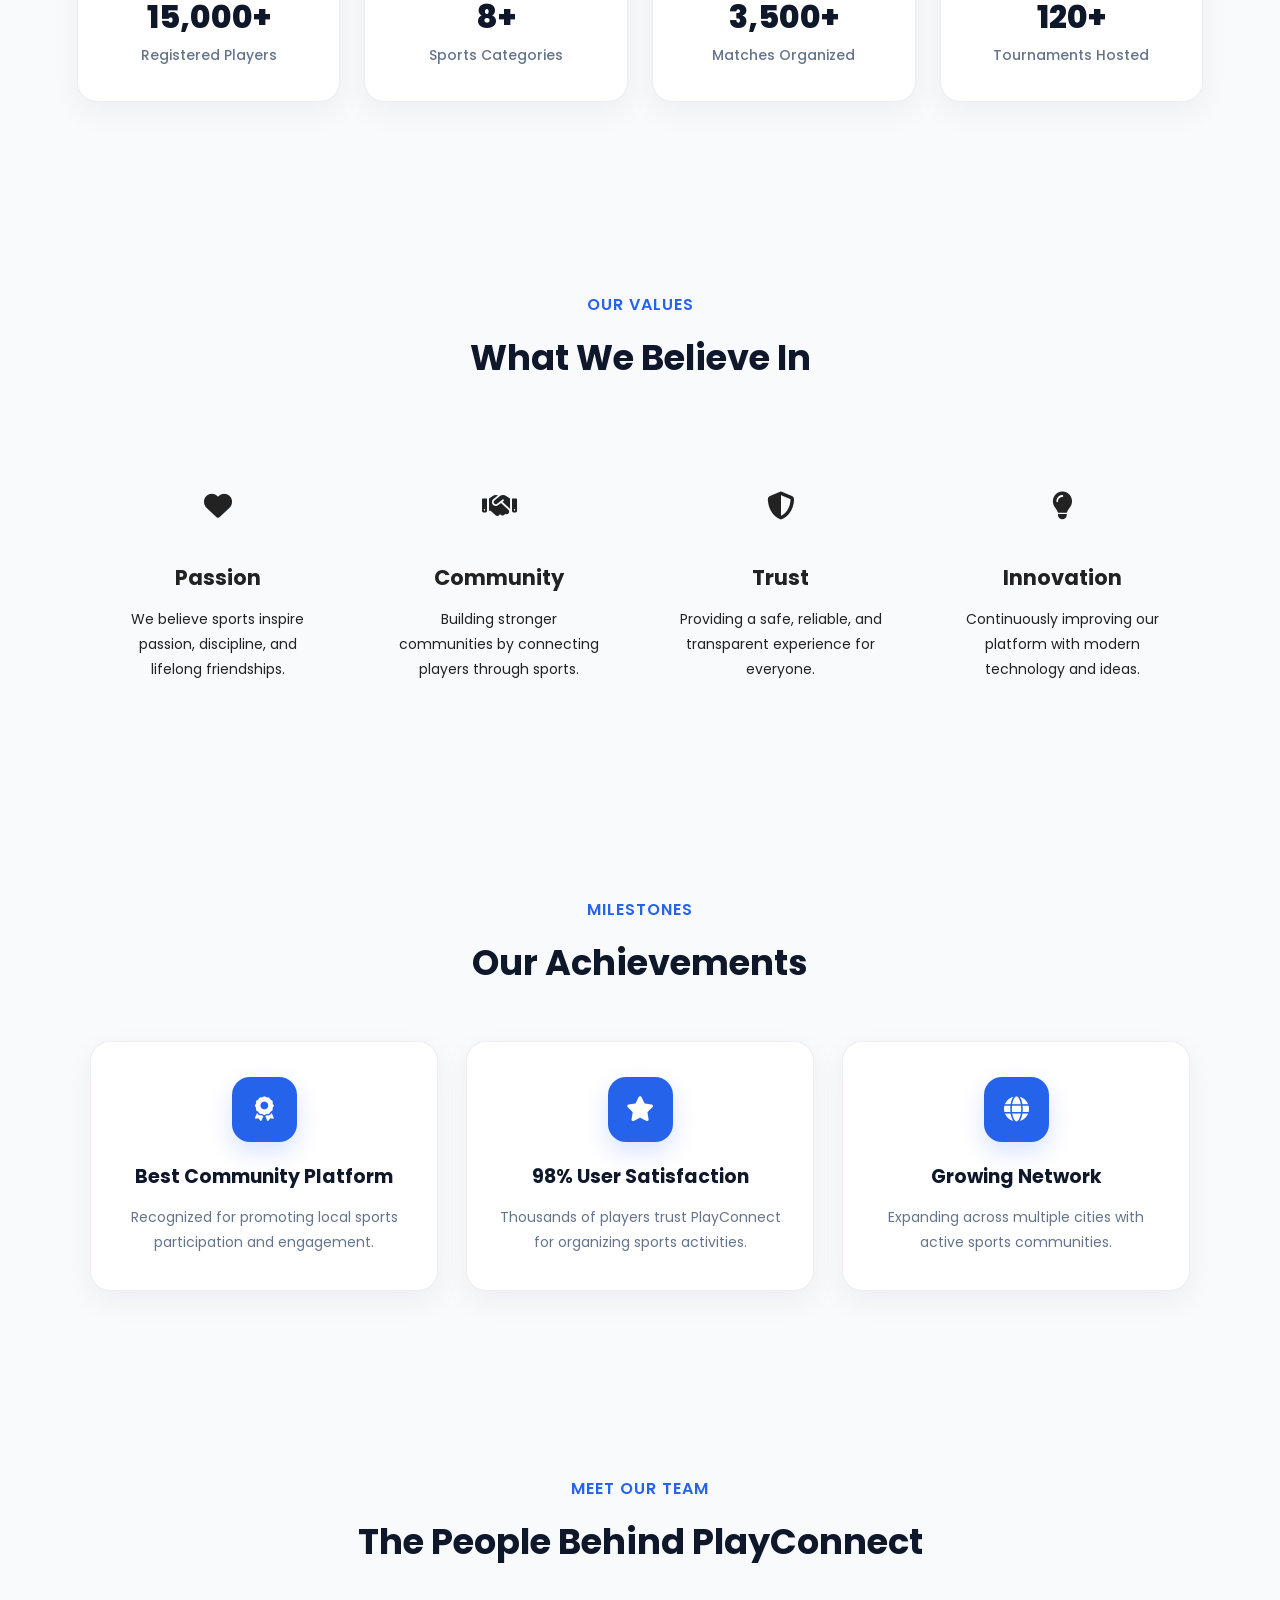
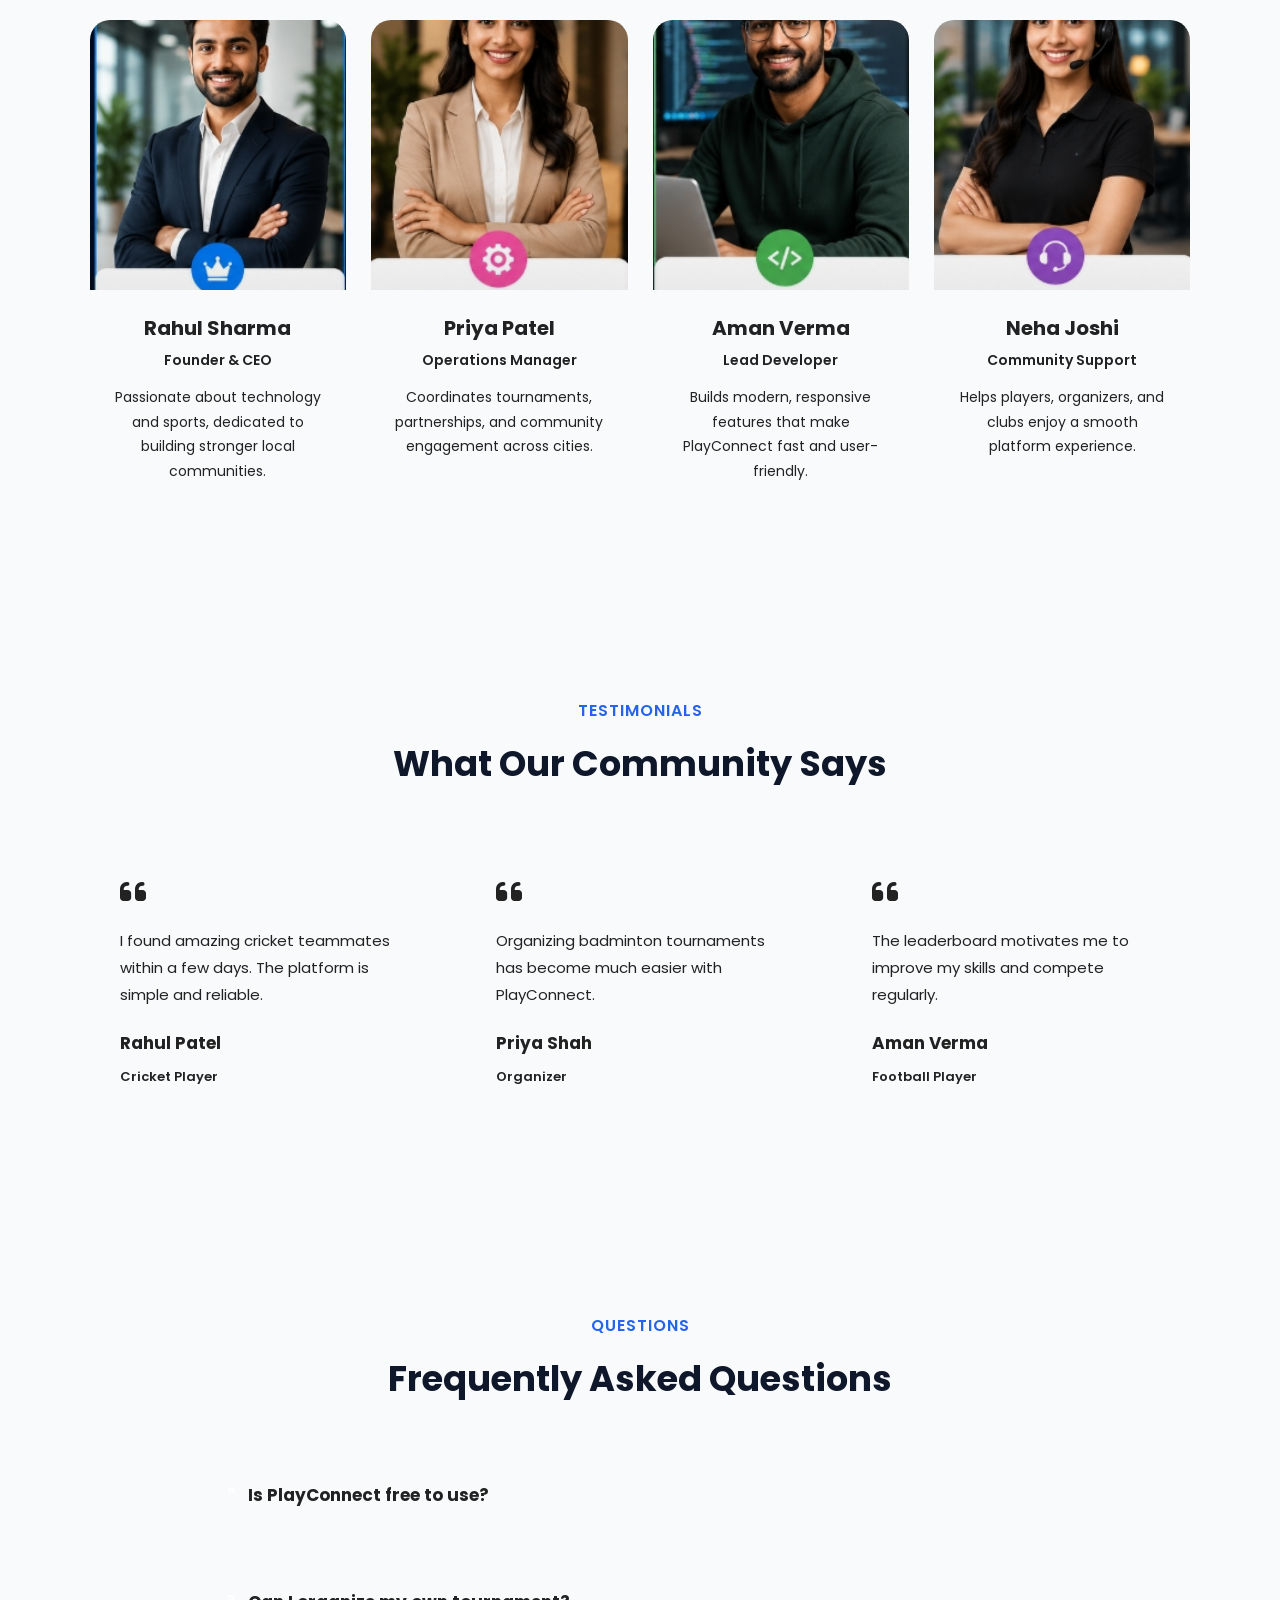
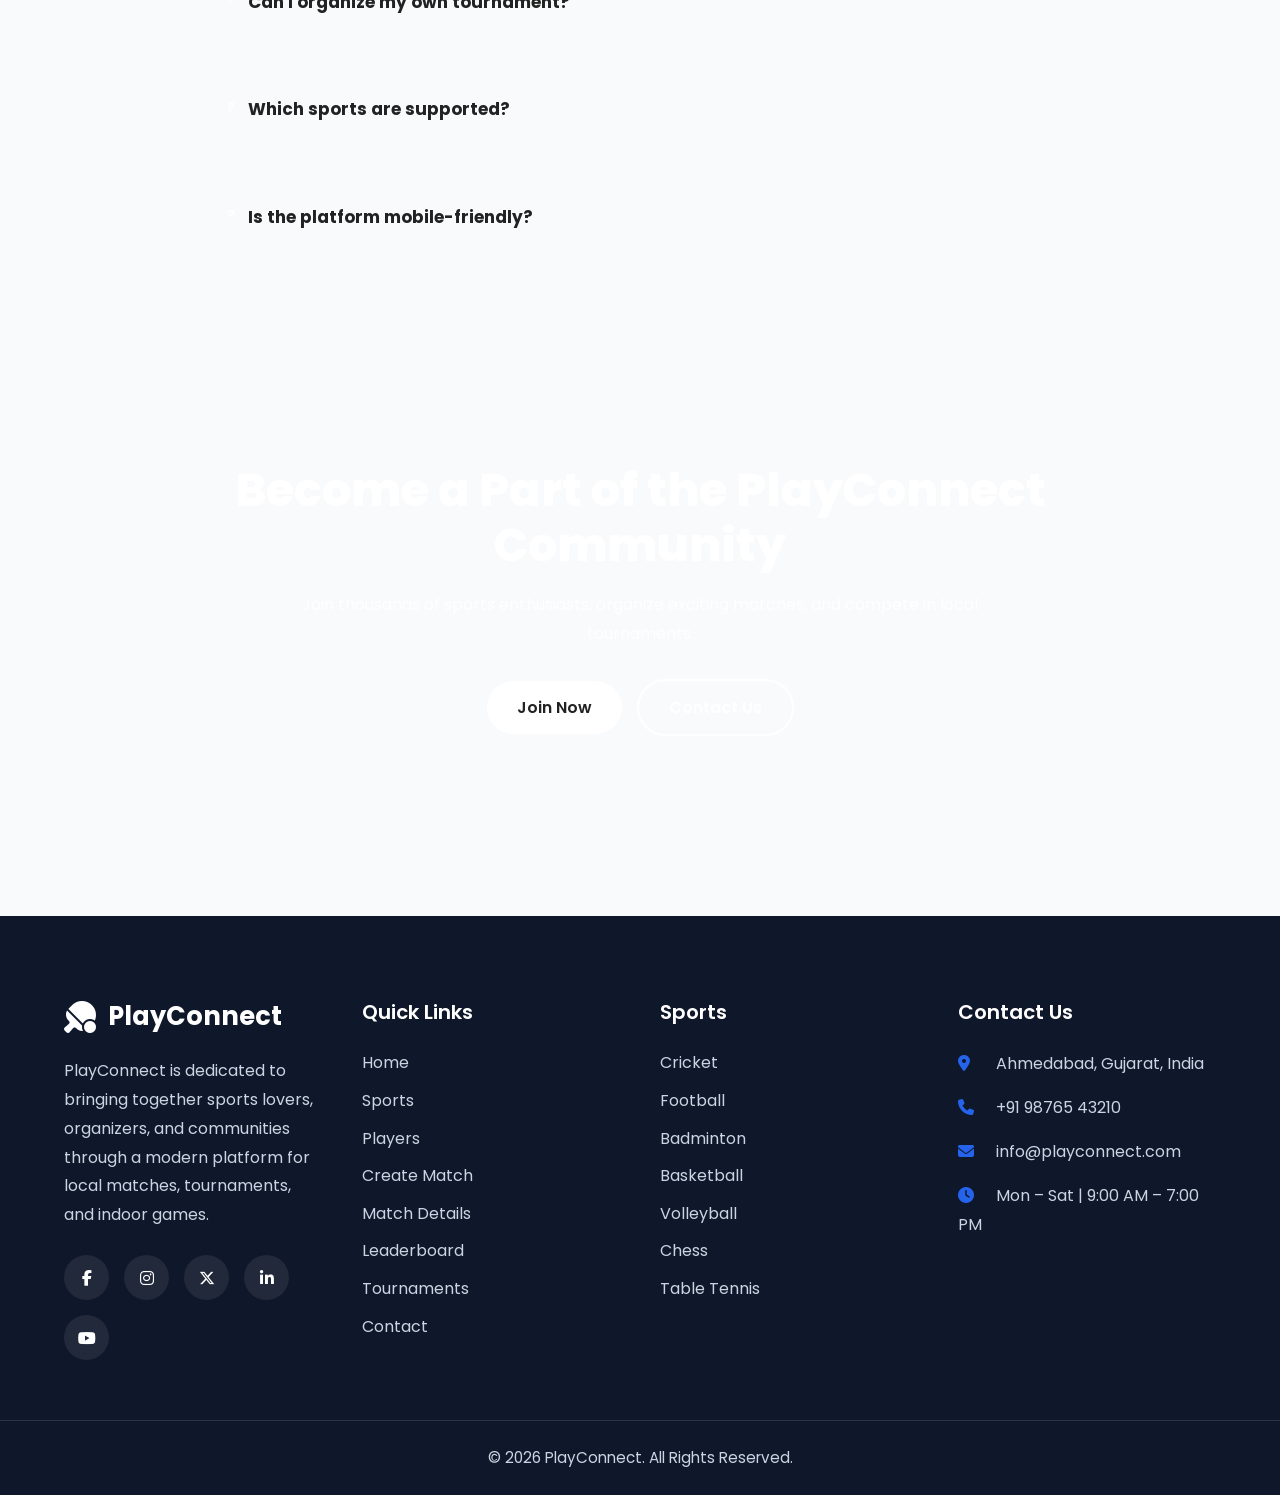
<file: about.html>
<!DOCTYPE html>
<html lang="en">

<head>

    <meta charset="UTF-8">

    <meta name="viewport"
          content="width=device-width, initial-scale=1.0">

    <title>About Us | PlayConnect</title>

    <!-- Google Fonts -->

    <link href="https://fonts.googleapis.com/css2?family=Poppins:wght@300;400;500;600;700;800&display=swap"
          rel="stylesheet">

    <!-- Font Awesome -->

    <link rel="stylesheet"
          href="https://cdnjs.cloudflare.com/ajax/libs/font-awesome/6.6.0/css/all.min.css">

    <!-- Main CSS -->

    <link rel="stylesheet"
          href="css/about.css">
<link rel="stylesheet" href="css/global.css">
</head>

<body>

    <!-- Loader -->

    <div class="loader" id="loader">

        <div class="loader-circle"></div>

    </div>

    <!-- Progress Bar -->

    <div class="progress-bar"
         id="progressBar"></div>

    <!-- ================= HEADER ================= -->

    <header>

        <div class="logo">

            <i class="fa-solid fa-table-tennis-paddle-ball"></i>

            <span>PlayConnect</span>

        </div>

        <nav id="navbar">

            <ul>

                <li><a href="index.html">Home</a></li>

                <li><a href="sports.html">Sports</a></li>

                <li><a href="players.html">Players</a></li>

                <li><a href="create-match.html">Create Match</a></li>

                <li><a href="match-details.html">Match Details</a></li>

                <li><a href="leaderboard.html">Leaderboard</a></li>

                <li><a href="tournaments.html">Tournaments</a></li>

                <li>

                    <a href="about.html"
                       class="active">

                        About

                    </a>

                </li>

                <li><a href="contact.html">Contact</a></li>

            </ul>

        </nav>

        <div class="header-buttons">

            <a href="login.html"
               class="login-btn">

                Login

            </a>

            <a href="signup.html"
               class="signup-btn">

                Sign Up

            </a>

        </div>

        <div class="menu-btn"
             id="menuBtn">

            <i class="fas fa-bars"></i>

        </div>

    </header>

    <!-- ================= HERO ================= -->

    <section class="about-hero">

        <div class="hero-content">

            <span>

                About PlayConnect

            </span>

            <h1>

                Connecting Local Sports Communities

            </h1>

            <p>

                PlayConnect is a modern sports networking platform
                designed to help people discover nearby players,
                organize matches, join tournaments, and build
                strong sports communities across cities.

            </p>

        </div>

    </section>

    <!-- ================= OUR STORY ================= -->

    <section class="our-story">

        <div class="container">

            <div class="story-image">

                <img src="images/mobile-app.png"
                     alt="Our Story">

            </div>

            <div class="story-content">

                <span>

                    Our Story

                </span>

                <h2>

                    Bringing Sports Enthusiasts Together

                </h2>

                <p>

                    PlayConnect was created with one simple mission —
                    making it easier for sports lovers to find teammates,
                    opponents, and local tournaments without spending
                    hours searching through social media or messaging groups.

                </p>

                <p>

                    Whether you enjoy cricket, football, badminton,
                    basketball, chess, volleyball, or indoor games,
                    PlayConnect helps you discover opportunities
                    to play, compete, and improve your skills.

                </p>

                <a href="sports.html"
                   class="primary-btn">

                    Explore Sports

                </a>

            </div>

        </div>

    </section>

    <!-- ================= MISSION & VISION ================= -->

    <section class="mission-section">

        <div class="section-title">

            <span>

                Our Purpose

            </span>

            <h2>

                Mission & Vision

            </h2>

        </div>

        <div class="mission-grid">

            <div class="mission-card">

                <i class="fa-solid fa-bullseye"></i>

                <h3>

                    Our Mission

                </h3>

                <p>

                    To make sports more accessible by connecting
                    players, organizers, clubs, and communities
                    through one simple platform.

                </p>

            </div>

            <div class="mission-card">

                <i class="fa-solid fa-eye"></i>

                <h3>

                    Our Vision

                </h3>

                <p>

                    To become India's most trusted platform for
                    discovering local sports activities,
                    tournaments, and teammates.

                </p>

            </div>

        </div>

    </section>

    <!-- ================= WHY CHOOSE US START ================= -->
         <!-- ================= WHY CHOOSE US ================= -->

    <section class="why-choose-us">

        <div class="section-title">

            <span>

                Why Choose Us

            </span>

            <h2>

                The Best Platform for Local Sports

            </h2>

        </div>

        <div class="features-grid">

            <div class="feature-card">

                <i class="fa-solid fa-location-dot"></i>

                <h3>Find Nearby Players</h3>

                <p>

                    Discover players and teams near your location
                    for friendly matches and competitions.

                </p>

            </div>

            <div class="feature-card">

                <i class="fa-solid fa-calendar-check"></i>

                <h3>Create Matches</h3>

                <p>

                    Organize matches in just a few clicks and
                    invite players from your local community.

                </p>

            </div>

            <div class="feature-card">

                <i class="fa-solid fa-trophy"></i>

                <h3>Join Tournaments</h3>

                <p>

                    Participate in exciting tournaments with
                    attractive prizes and rankings.

                </p>

            </div>

            <div class="feature-card">

                <i class="fa-solid fa-user-group"></i>

                <h3>Build Community</h3>

                <p>

                    Meet sports enthusiasts, make friends,
                    and grow your local sports network.

                </p>

            </div>

            <div class="feature-card">

                <i class="fa-solid fa-ranking-star"></i>

                <h3>Leaderboard System</h3>

                <p>

                    Track your performance and compete with
                    top-ranked players in different sports.

                </p>

            </div>

            <div class="feature-card">

                <i class="fa-solid fa-mobile-screen-button"></i>

                <h3>Easy to Use</h3>

                <p>

                    A clean and responsive interface that
                    works smoothly across all devices.

                </p>

            </div>

        </div>

    </section>

    <!-- ================= PLATFORM STATS ================= -->

    <section class="about-stats">

        <div class="section-title">

            <span>

                Platform Growth

            </span>

            <h2>

                PlayConnect in Numbers

            </h2>

        </div>

        <div class="stats-grid">

            <div class="stat-card">

                <i class="fa-solid fa-users"></i>

                <h3>15,000+</h3>

                <p>Registered Players</p>

            </div>

            <div class="stat-card">

                <i class="fa-solid fa-futbol"></i>

                <h3>8+</h3>

                <p>Sports Categories</p>

            </div>

            <div class="stat-card">

                <i class="fa-solid fa-calendar-days"></i>

                <h3>3,500+</h3>

                <p>Matches Organized</p>

            </div>

            <div class="stat-card">

                <i class="fa-solid fa-trophy"></i>

                <h3>120+</h3>

                <p>Tournaments Hosted</p>

            </div>

        </div>

    </section>

    <!-- ================= CORE VALUES ================= -->

    <section class="core-values">

        <div class="section-title">

            <span>

                Our Values

            </span>

            <h2>

                What We Believe In

            </h2>

        </div>

        <div class="values-grid">

            <div class="value-card">

                <i class="fa-solid fa-heart"></i>

                <h3>Passion</h3>

                <p>

                    We believe sports inspire passion,
                    discipline, and lifelong friendships.

                </p>

            </div>

            <div class="value-card">

                <i class="fa-solid fa-handshake"></i>

                <h3>Community</h3>

                <p>

                    Building stronger communities by
                    connecting players through sports.

                </p>

            </div>

            <div class="value-card">

                <i class="fa-solid fa-shield-halved"></i>

                <h3>Trust</h3>

                <p>

                    Providing a safe, reliable, and
                    transparent experience for everyone.

                </p>

            </div>

            <div class="value-card">

                <i class="fa-solid fa-lightbulb"></i>

                <h3>Innovation</h3>

                <p>

                    Continuously improving our platform
                    with modern technology and ideas.

                </p>

            </div>

        </div>

    </section>

    <!-- ================= ACHIEVEMENTS ================= -->

    <section class="achievements">

        <div class="section-title">

            <span>

                Milestones

            </span>

            <h2>

                Our Achievements

            </h2>

        </div>

        <div class="achievement-grid">

            <div class="achievement-card">

                <i class="fa-solid fa-award"></i>

                <h3>Best Community Platform</h3>

                <p>

                    Recognized for promoting local sports
                    participation and engagement.

                </p>

            </div>

            <div class="achievement-card">

                <i class="fa-solid fa-star"></i>

                <h3>98% User Satisfaction</h3>

                <p>

                    Thousands of players trust PlayConnect
                    for organizing sports activities.

                </p>

            </div>

            <div class="achievement-card">

                <i class="fa-solid fa-globe"></i>

                <h3>Growing Network</h3>

                <p>

                    Expanding across multiple cities with
                    active sports communities.

                </p>

            </div>

        </div>

    </section>

    <!-- ================= OUR TEAM START ================= -->
         <!-- ================= OUR TEAM ================= -->

    <section class="our-team">

        <div class="section-title">

            <span>Meet Our Team</span>

            <h2>The People Behind PlayConnect</h2>

        </div>

        <div class="team-grid">

            <div class="team-card">

                <img src="images/team-founder.jpeg"
                     alt="Founder">

                <h3>Rahul Sharma</h3>

                <span>Founder & CEO</span>

                <p>

                    Passionate about technology and sports,
                    dedicated to building stronger local communities.

                </p>

            </div>

            <div class="team-card">

                <img src="images/team-manager.jpeg"
                     alt="Operations Manager">

                <h3>Priya Patel</h3>

                <span>Operations Manager</span>

                <p>

                    Coordinates tournaments, partnerships,
                    and community engagement across cities.

                </p>

            </div>

            <div class="team-card">

                <img src="images/team-developer.jpeg"
                     alt="Developer">

                <h3>Aman Verma</h3>

                <span>Lead Developer</span>

                <p>

                    Builds modern, responsive features that
                    make PlayConnect fast and user-friendly.

                </p>

            </div>

            <div class="team-card">

                <img src="images/team-support.jpeg"
                     alt="Support">

                <h3>Neha Joshi</h3>

                <span>Community Support</span>

                <p>

                    Helps players, organizers, and clubs
                    enjoy a smooth platform experience.

                </p>

            </div>

        </div>

    </section>

    <!-- ================= TESTIMONIALS ================= -->

    <section class="testimonials">

        <div class="section-title">

            <span>Testimonials</span>

            <h2>What Our Community Says</h2>

        </div>

        <div class="testimonial-grid">

            <div class="testimonial-card">

                <i class="fa-solid fa-quote-left"></i>

                <p>

                    I found amazing cricket teammates within
                    a few days. The platform is simple and reliable.

                </p>

                <h4>Rahul Patel</h4>

                <span>Cricket Player</span>

            </div>

            <div class="testimonial-card">

                <i class="fa-solid fa-quote-left"></i>

                <p>

                    Organizing badminton tournaments has become
                    much easier with PlayConnect.

                </p>

                <h4>Priya Shah</h4>

                <span>Organizer</span>

            </div>

            <div class="testimonial-card">

                <i class="fa-solid fa-quote-left"></i>

                <p>

                    The leaderboard motivates me to improve my
                    skills and compete regularly.

                </p>

                <h4>Aman Verma</h4>

                <span>Football Player</span>

            </div>

        </div>

    </section>

    <!-- ================= FAQ ================= -->

    <section class="about-faq">

        <div class="section-title">

            <span>Questions</span>

            <h2>Frequently Asked Questions</h2>

        </div>

        <div class="faq-list">

            <div class="faq-item">

                <h3>

                    Is PlayConnect free to use?

                </h3>

                <p>

                    Yes. Creating an account, joining players,
                    and browsing sports are completely free.

                </p>

            </div>

            <div class="faq-item">

                <h3>

                    Can I organize my own tournament?

                </h3>

                <p>

                    Absolutely! You can create matches,
                    tournaments, and invite players directly.

                </p>

            </div>

            <div class="faq-item">

                <h3>

                    Which sports are supported?

                </h3>

                <p>

                    Cricket, Football, Badminton, Basketball,
                    Volleyball, Chess, Table Tennis,
                    Tennis, and many more.

                </p>

            </div>

            <div class="faq-item">

                <h3>

                    Is the platform mobile-friendly?

                </h3>

                <p>

                    Yes. Every page is fully responsive and
                    optimized for desktop, tablet, and mobile devices.

                </p>

            </div>

        </div>

    </section>

    <!-- ================= CTA ================= -->

    <section class="about-cta">

        <div class="cta-content">

            <h2>

                Become a Part of the PlayConnect Community

            </h2>

            <p>

                Join thousands of sports enthusiasts,
                organize exciting matches,
                and compete in local tournaments.

            </p>

            <div class="cta-buttons">

                <a href="signup.html"
                   class="primary-btn">

                    Join Now

                </a>

                <a href="contact.html"
                   class="secondary-btn">

                    Contact Us

                </a>

            </div>

        </div>

    </section>

    <!-- Footer Starts -->
         <!-- ================= FOOTER ================= -->

    <footer class="footer">

        <div class="footer-container">

            <!-- Company -->

            <div class="footer-box">

                <div class="logo">

                    <i class="fa-solid fa-table-tennis-paddle-ball"></i>

                    <span>PlayConnect</span>

                </div>

                <p>

                    PlayConnect is dedicated to bringing together sports lovers,
                    organizers, and communities through a modern platform for
                    local matches, tournaments, and indoor games.

                </p>

                <div class="social-links">

                    <a href="#"><i class="fab fa-facebook-f"></i></a>

                    <a href="#"><i class="fab fa-instagram"></i></a>

                    <a href="#"><i class="fab fa-x-twitter"></i></a>

                    <a href="#"><i class="fab fa-linkedin-in"></i></a>

                    <a href="#"><i class="fab fa-youtube"></i></a>

                </div>

            </div>

            <!-- Quick Links -->

            <div class="footer-box">

                <h3>Quick Links</h3>

                <ul>

                    <li><a href="index.html">Home</a></li>
                    <li><a href="sports.html">Sports</a></li>
                    <li><a href="players.html">Players</a></li>
                    <li><a href="create-match.html">Create Match</a></li>
                    <li><a href="match-details.html">Match Details</a></li>
                    <li><a href="leaderboard.html">Leaderboard</a></li>
                    <li><a href="tournaments.html">Tournaments</a></li>
                    <li><a href="contact.html">Contact</a></li>

                </ul>

            </div>

            <!-- Sports -->

            <div class="footer-box">

                <h3>Sports</h3>

                <ul>

                    <li><a href="#">Cricket</a></li>
                    <li><a href="#">Football</a></li>
                    <li><a href="#">Badminton</a></li>
                    <li><a href="#">Basketball</a></li>
                    <li><a href="#">Volleyball</a></li>
                    <li><a href="#">Chess</a></li>
                    <li><a href="#">Table Tennis</a></li>

                </ul>

            </div>

            <!-- Contact -->

            <div class="footer-box">

                <h3>Contact Us</h3>

                <p>

                    <i class="fa-solid fa-location-dot"></i>

                    Ahmedabad, Gujarat, India

                </p>

                <p>

                    <i class="fa-solid fa-phone"></i>

                    +91 98765 43210

                </p>

                <p>

                    <i class="fa-solid fa-envelope"></i>

                    info@playconnect.com

                </p>

                <p>

                    <i class="fa-solid fa-clock"></i>

                    Mon – Sat | 9:00 AM – 7:00 PM

                </p>

            </div>

        </div>

        <!-- Footer Bottom -->

        <div class="footer-bottom">

            <p>

                © 2026 PlayConnect. All Rights Reserved.

            </p>

        </div>

    </footer>

    <!-- ================= BACK TO TOP ================= -->

    <button id="backToTop"
            class="back-to-top"
            aria-label="Back to Top">

        <i class="fa-solid fa-arrow-up"></i>

    </button>

    <!-- ================= JAVASCRIPT FILES ================= -->

    <script src="js/app.js"></script>
    <script src="js/search.js"></script>
    <script src="js/filter.js"></script>
    <script src="js/storage.js"></script>
    <script src="js/about.js"></script>

</body>

</html>
</file>
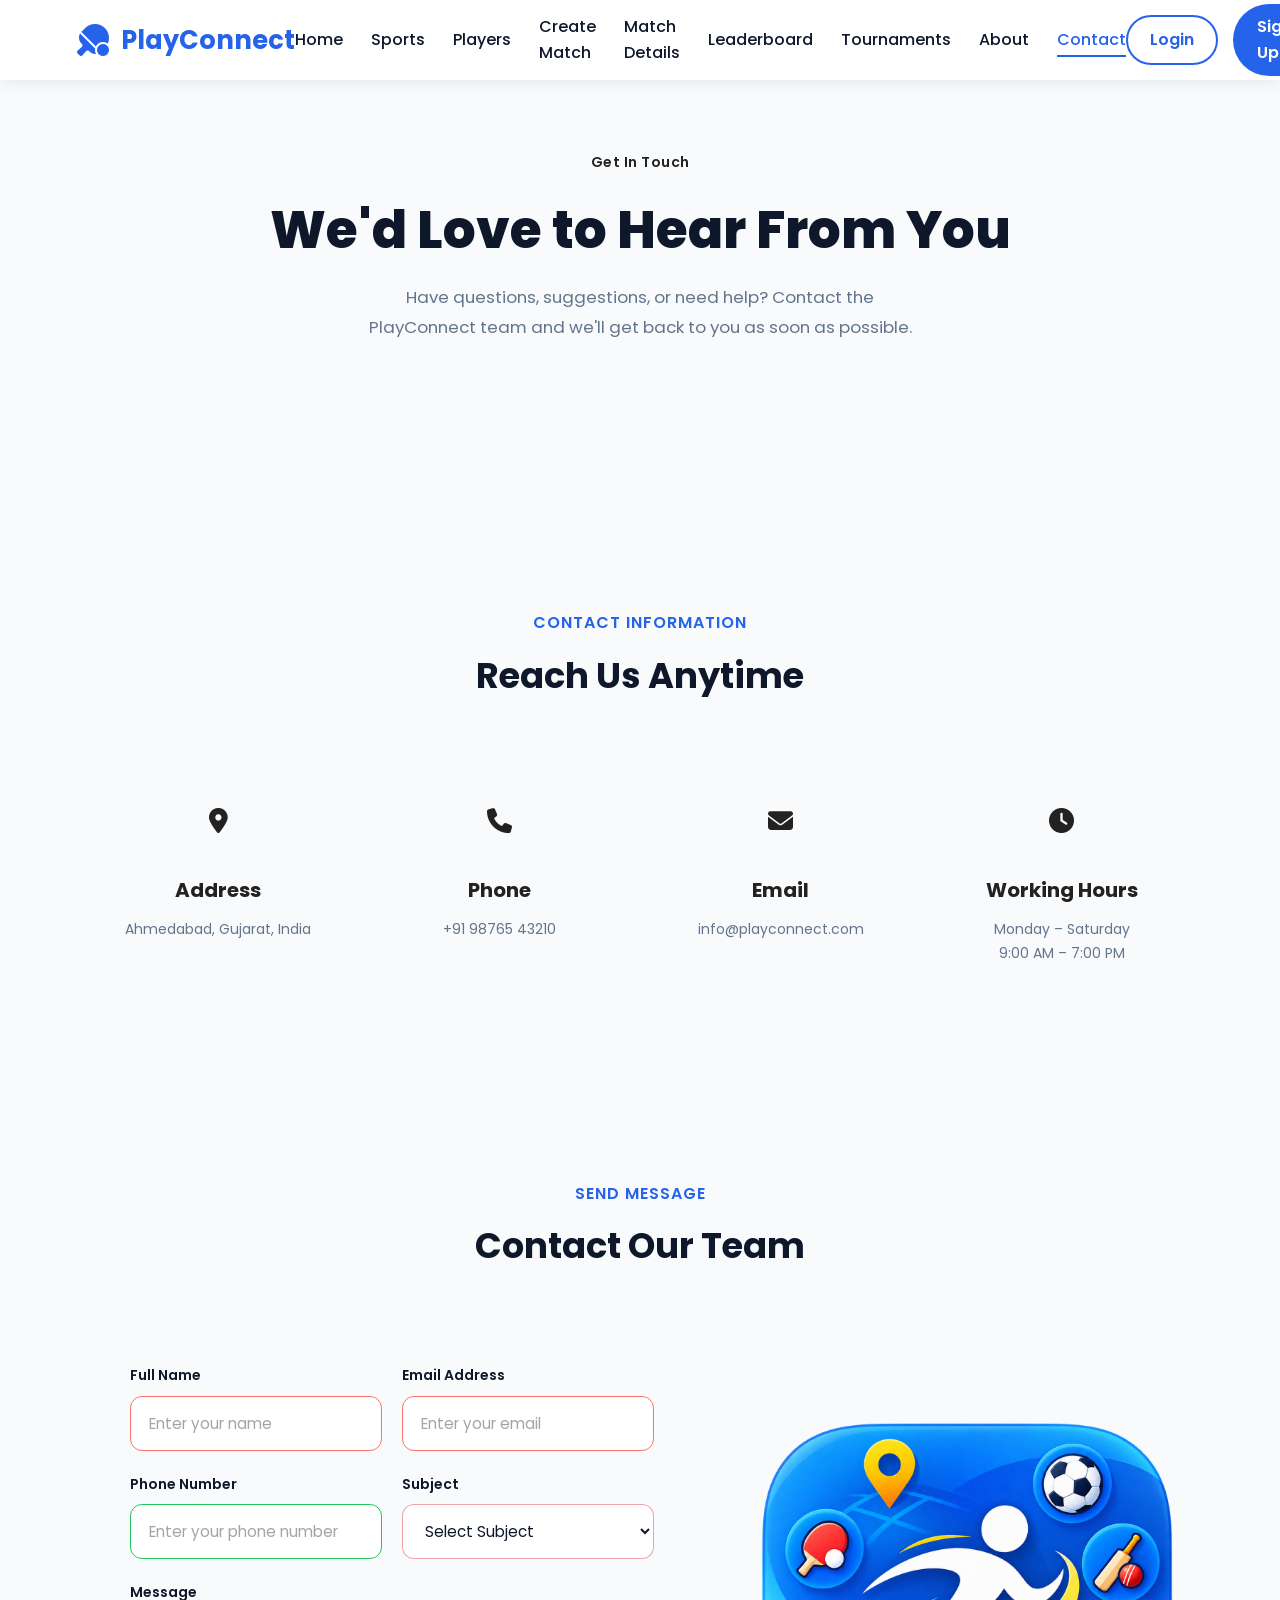
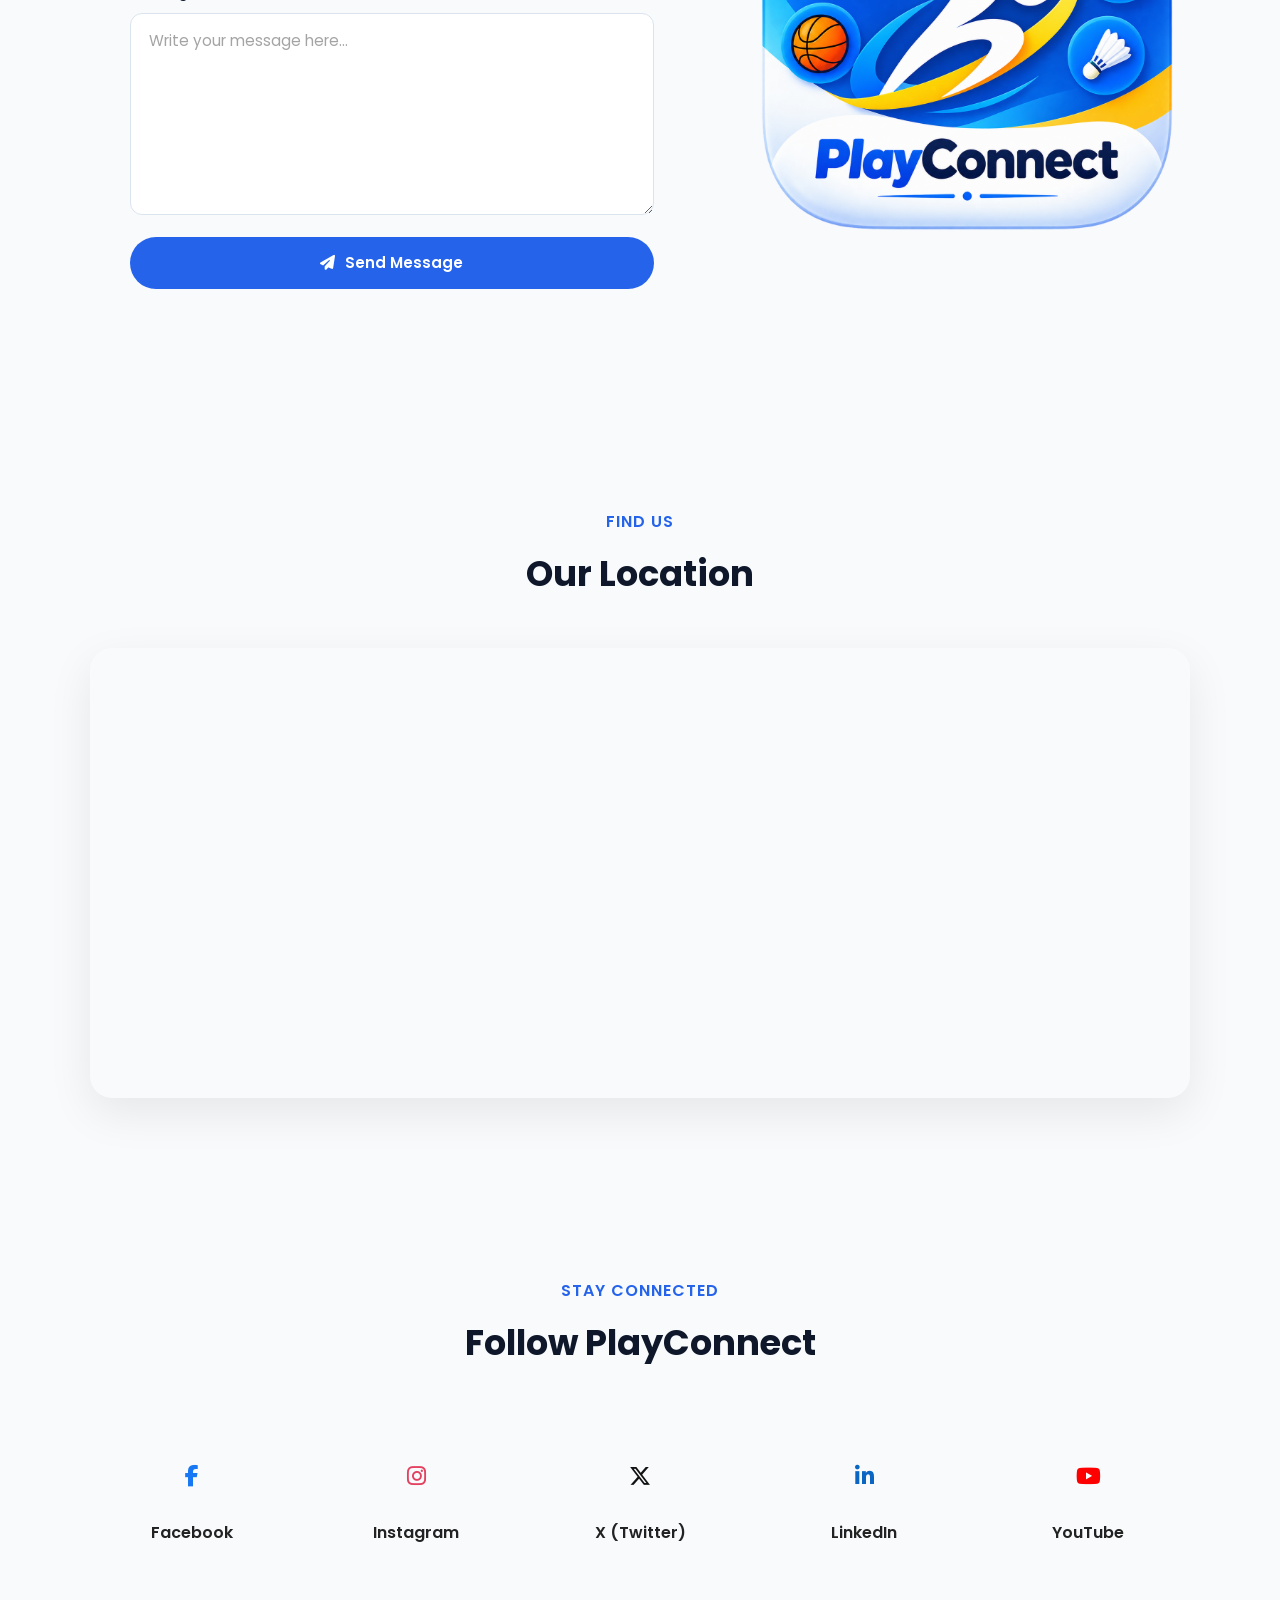
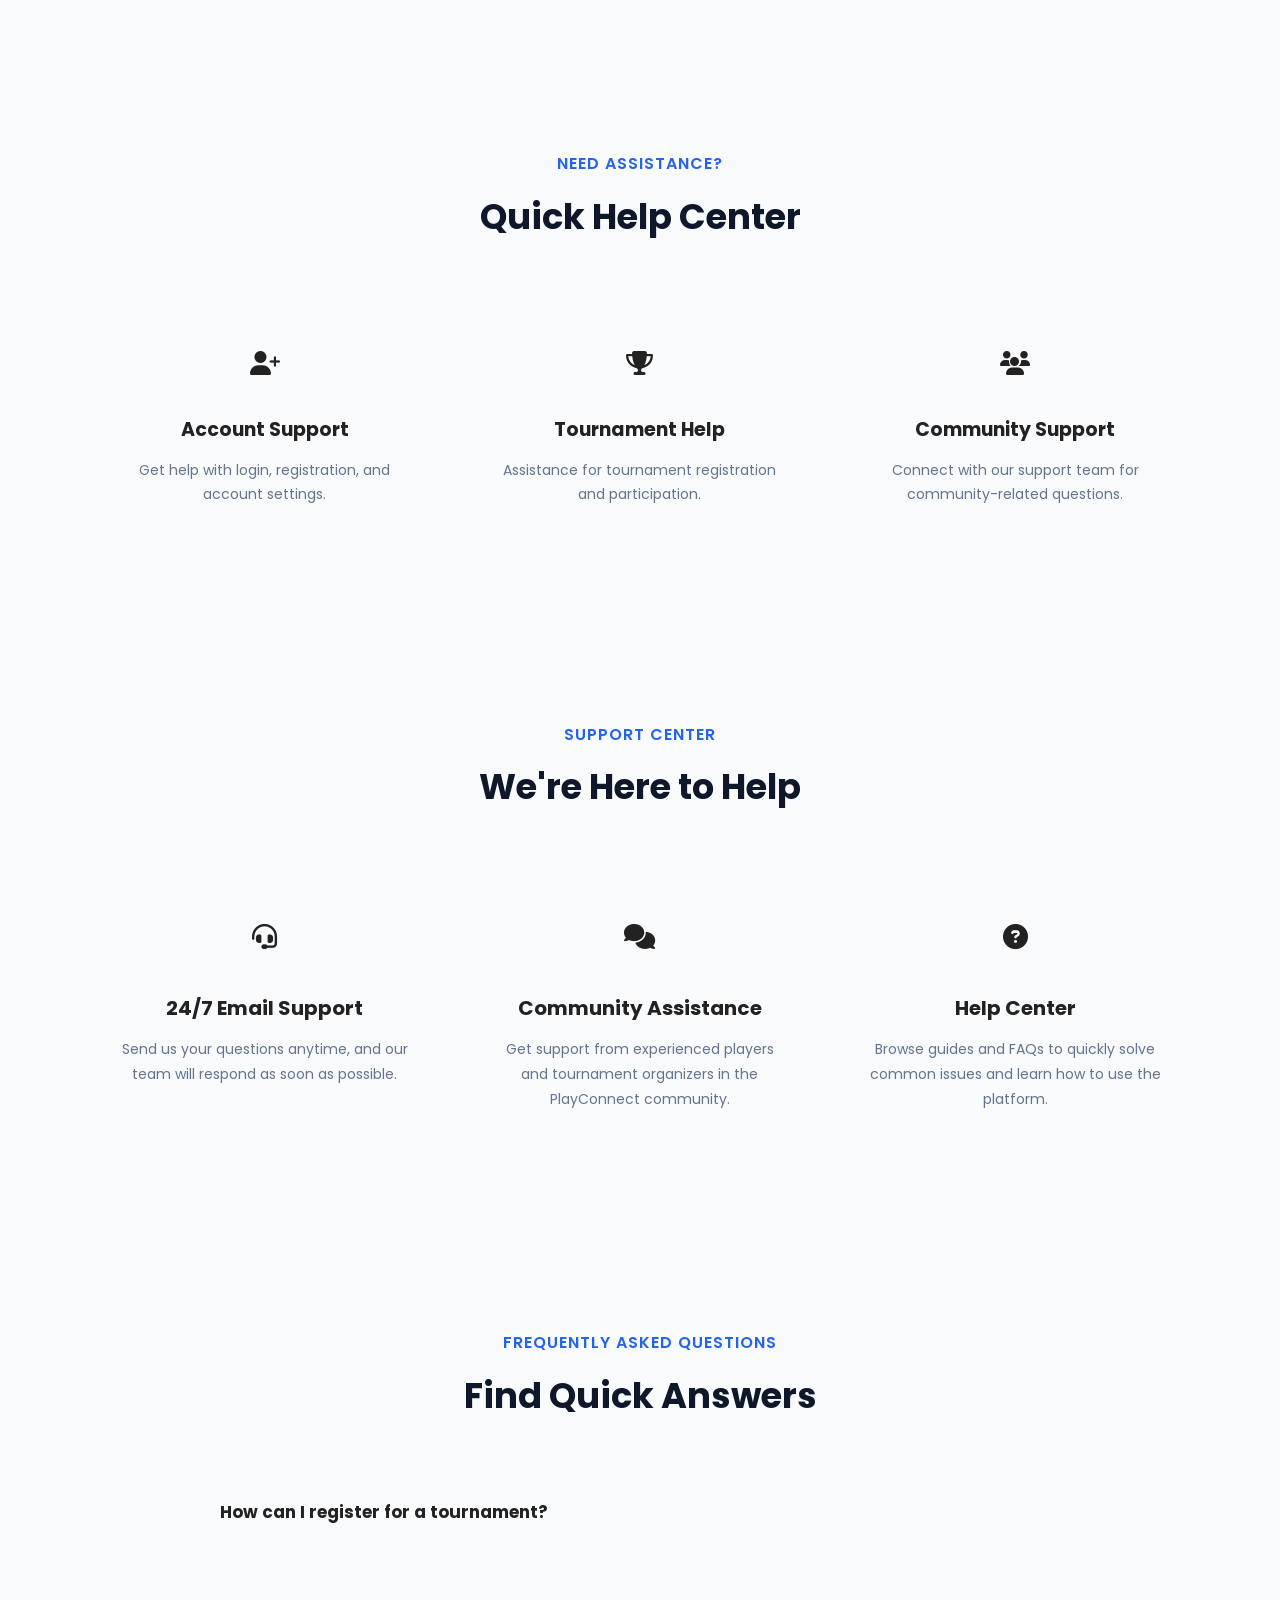
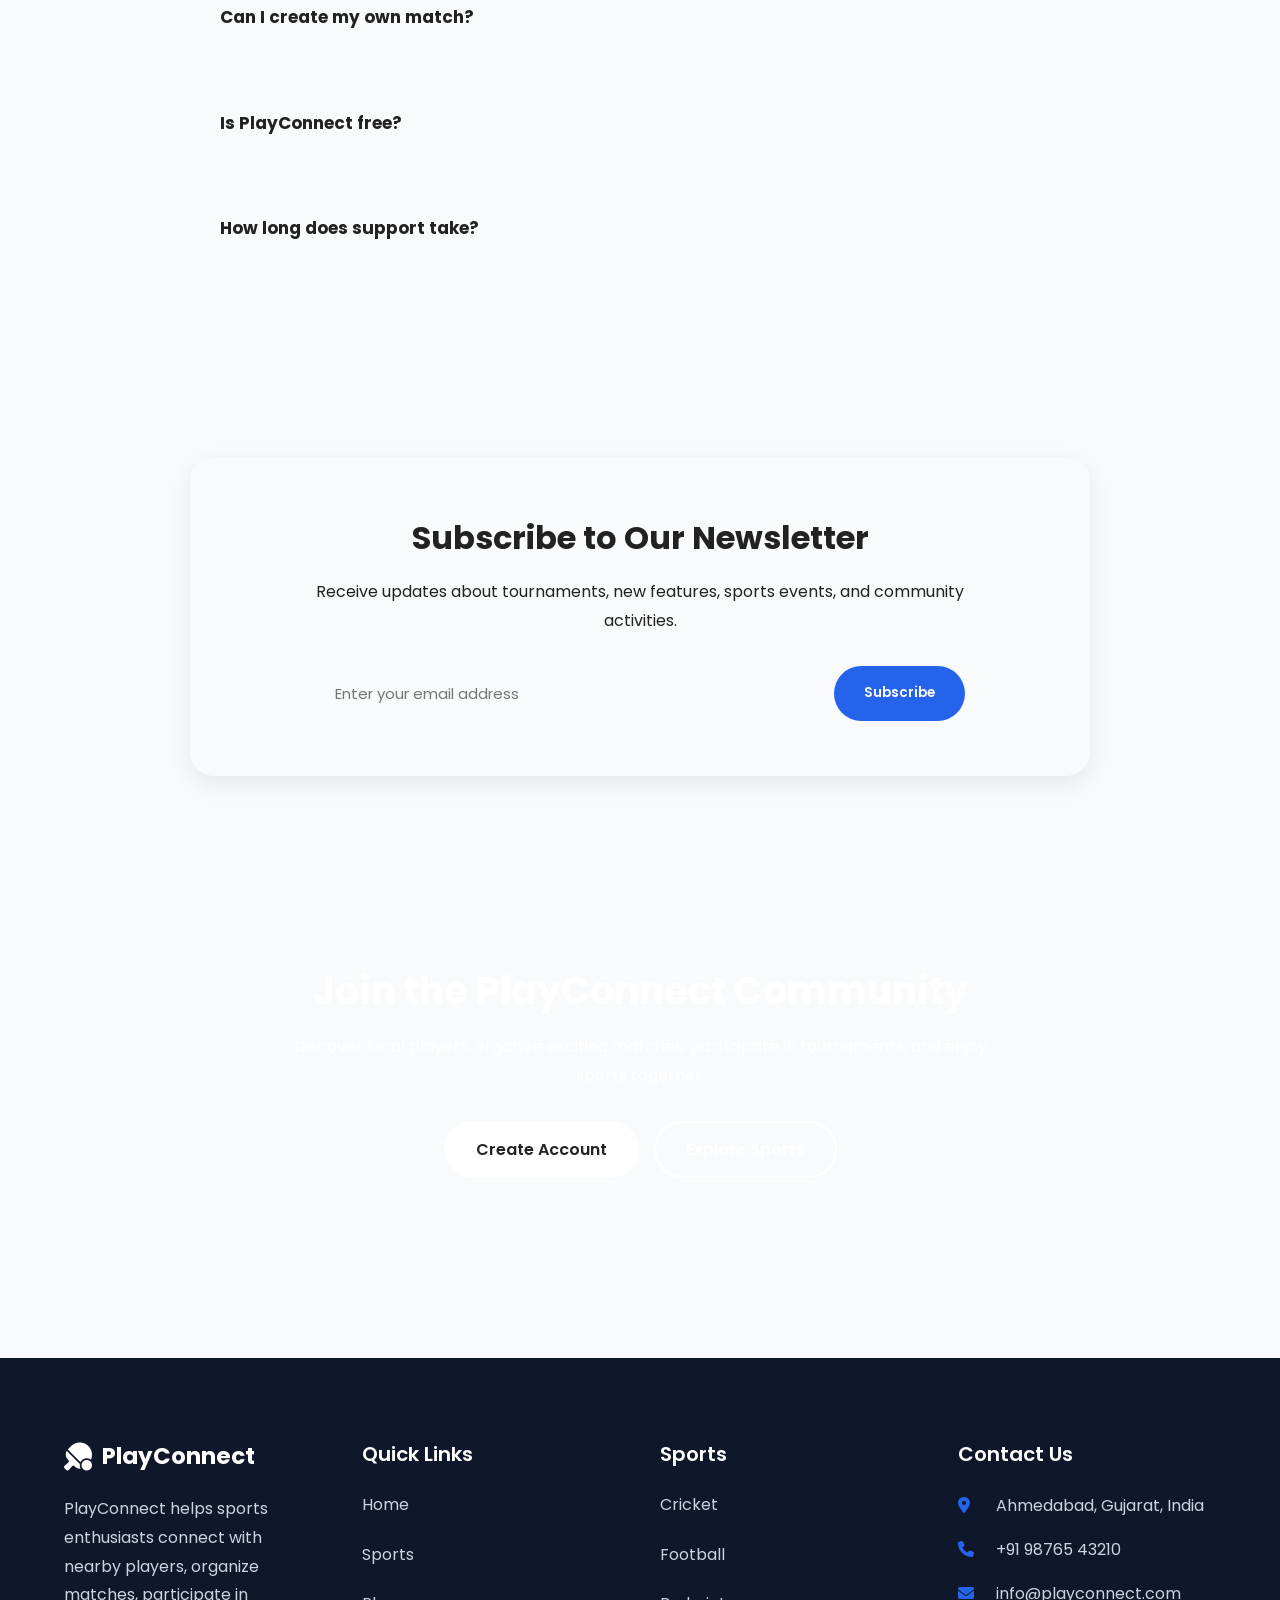
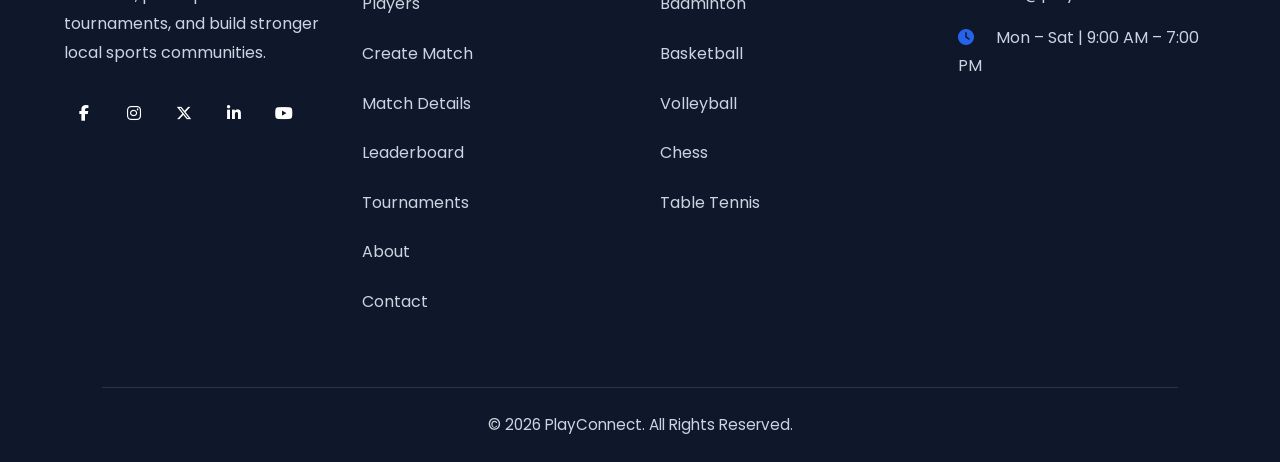
<file: contact.html>
<!DOCTYPE html>
<html lang="en">

<head>

    <meta charset="UTF-8">

    <meta name="viewport"
          content="width=device-width, initial-scale=1.0">

    <title>Contact Us | PlayConnect</title>

    <!-- Google Fonts -->

    <link href="https://fonts.googleapis.com/css2?family=Poppins:wght@300;400;500;600;700;800&display=swap"
          rel="stylesheet">

    <!-- Font Awesome -->

    <link rel="stylesheet"
          href="https://cdnjs.cloudflare.com/ajax/libs/font-awesome/6.6.0/css/all.min.css">

    <!-- Main CSS -->

    <link rel="stylesheet"
          href="css/contact.css">
          <link rel="stylesheet" href="css/global.css">

</head>

<body>

    <!-- Loader -->

    <div class="loader" id="loader">

        <div class="loader-circle"></div>

    </div>

    <!-- Progress Bar -->

    <div class="progress-bar"
         id="progressBar"></div>

    <!-- ================= HEADER ================= -->

    <header>

        <div class="logo">

            <i class="fa-solid fa-table-tennis-paddle-ball"></i>

            <span>PlayConnect</span>

        </div>

        <nav id="navbar">

            <ul>

                <li><a href="index.html">Home</a></li>

                <li><a href="sports.html">Sports</a></li>

                <li><a href="players.html">Players</a></li>

                <li><a href="create-match.html">Create Match</a></li>

                <li><a href="match-details.html">Match Details</a></li>

                <li><a href="leaderboard.html">Leaderboard</a></li>

                <li><a href="tournaments.html">Tournaments</a></li>

                <li><a href="about.html">About</a></li>

                <li>

                    <a href="contact.html"
                       class="active">

                        Contact

                    </a>

                </li>

            </ul>

        </nav>

        <div class="header-buttons">

            <a href="login.html"
               class="login-btn">

                Login

            </a>

            <a href="signup.html"
               class="signup-btn">

                Sign Up

            </a>

        </div>

        <div class="menu-btn"
             id="menuBtn">

            <i class="fas fa-bars"></i>

        </div>

    </header>

    <!-- ================= HERO ================= -->

    <section class="contact-hero">

        <div class="hero-content">

            <span>

                Get In Touch

            </span>

            <h1>

                We'd Love to Hear From You

            </h1>

            <p>

                Have questions, suggestions, or need help?
                Contact the PlayConnect team and we'll
                get back to you as soon as possible.

            </p>

        </div>

    </section>

    <!-- ================= CONTACT INFO ================= -->

    <section class="contact-info">

        <div class="section-title">

            <span>

                Contact Information

            </span>

            <h2>

                Reach Us Anytime

            </h2>

        </div>

        <div class="contact-grid">

            <div class="contact-card">

                <i class="fa-solid fa-location-dot"></i>

                <h3>

                    Address

                </h3>

                <p>

                    Ahmedabad,
                    Gujarat,
                    India

                </p>

            </div>

            <div class="contact-card">

                <i class="fa-solid fa-phone"></i>

                <h3>

                    Phone

                </h3>

                <p>

                    +91 98765 43210

                </p>

            </div>

            <div class="contact-card">

                <i class="fa-solid fa-envelope"></i>

                <h3>

                    Email

                </h3>

                <p>

                    info@playconnect.com

                </p>

            </div>

            <div class="contact-card">

                <i class="fa-solid fa-clock"></i>

                <h3>

                    Working Hours

                </h3>

                <p>

                    Monday – Saturday
                    <br>

                    9:00 AM – 7:00 PM

                </p>

            </div>

        </div>

    </section>

    <!-- ================= CONTACT FORM ================= -->

    <section class="contact-form-section">

        <div class="section-title">

            <span>

                Send Message

            </span>

            <h2>

                Contact Our Team

            </h2>

        </div>

        <div class="contact-wrapper">

            <div class="contact-form">

                <form id="contactForm">

                    <div class="form-row">

                        <div class="form-group">

                            <label>

                                Full Name

                            </label>

                            <input
                                type="text"
                                placeholder="Enter your name"
                                required>

                        </div>

                        <div class="form-group">

                            <label>

                                Email Address

                            </label>

                            <input
                                type="email"
                                placeholder="Enter your email"
                                required>

                        </div>

                    </div>

                    <!-- Continue in Part 2 -->
                                         <div class="form-row">

                        <div class="form-group">

                            <label>

                                Phone Number

                            </label>

                            <input
                                type="tel"
                                placeholder="Enter your phone number">

                        </div>

                        <div class="form-group">

                            <label>

                                Subject

                            </label>

                            <select required>

                                <option value="">Select Subject</option>

                                <option>General Inquiry</option>

                                <option>Report an Issue</option>

                                <option>Tournament Support</option>

                                <option>Match Registration</option>

                                <option>Partnership</option>

                                <option>Feedback</option>

                            </select>

                        </div>

                    </div>

                    <div class="form-group">

                        <label>

                            Message

                        </label>

                        <textarea
                            rows="7"
                            placeholder="Write your message here..."
                            required></textarea>

                    </div>

                    <button type="submit"
                            class="primary-btn">

                        <i class="fa-solid fa-paper-plane"></i>

                        Send Message

                    </button>

                </form>

            </div>

            <!-- Contact Illustration -->

            <div class="contact-image">

                <img src="images/mobile-app.png"
                     alt="Contact Illustration">

            </div>

        </div>

    </section>

    <!-- ================= GOOGLE MAP ================= -->

    <section class="map-section">

        <div class="section-title">

            <span>

                Find Us

            </span>

            <h2>

                Our Location

            </h2>

        </div>

        <div class="map-container">

            <iframe
                src="https://www.google.com/maps?q=Ahmedabad,Gujarat&output=embed"
                loading="lazy"
                allowfullscreen>

            </iframe>

        </div>

    </section>

    <!-- ================= SOCIAL LINKS ================= -->

    <section class="social-connect">

        <div class="section-title">

            <span>

                Stay Connected

            </span>

            <h2>

                Follow PlayConnect

            </h2>

        </div>

        <div class="social-grid">

            <a href="#" class="social-card">

                <i class="fab fa-facebook-f"></i>

                <h3>Facebook</h3>

            </a>

            <a href="#" class="social-card">

                <i class="fab fa-instagram"></i>

                <h3>Instagram</h3>

            </a>

            <a href="#" class="social-card">

                <i class="fab fa-x-twitter"></i>

                <h3>X (Twitter)</h3>

            </a>

            <a href="#" class="social-card">

                <i class="fab fa-linkedin-in"></i>

                <h3>LinkedIn</h3>

            </a>

            <a href="#" class="social-card">

                <i class="fab fa-youtube"></i>

                <h3>YouTube</h3>

            </a>

        </div>

    </section>

    <!-- ================= QUICK HELP ================= -->

    <section class="quick-help">

        <div class="section-title">

            <span>

                Need Assistance?

            </span>

            <h2>

                Quick Help Center

            </h2>

        </div>

        <div class="help-grid">

            <div class="help-card">

                <i class="fa-solid fa-user-plus"></i>

                <h3>Account Support</h3>

                <p>

                    Get help with login,
                    registration, and account settings.

                </p>

            </div>

            <div class="help-card">

                <i class="fa-solid fa-trophy"></i>

                <h3>Tournament Help</h3>

                <p>

                    Assistance for tournament
                    registration and participation.

                </p>

            </div>

            <div class="help-card">

                <i class="fa-solid fa-users"></i>

                <h3>Community Support</h3>

                <p>

                    Connect with our support team
                    for community-related questions.

                </p>

            </div>

        </div>

    </section>

    <!-- ================= SUPPORT SECTION START ================= -->
         <!-- ================= CUSTOMER SUPPORT ================= -->

    <section class="customer-support">

        <div class="section-title">

            <span>

                Support Center

            </span>

            <h2>

                We're Here to Help

            </h2>

        </div>

        <div class="support-grid">

            <div class="support-card">

                <i class="fa-solid fa-headset"></i>

                <h3>

                    24/7 Email Support

                </h3>

                <p>

                    Send us your questions anytime,
                    and our team will respond as soon
                    as possible.

                </p>

            </div>

            <div class="support-card">

                <i class="fa-solid fa-comments"></i>

                <h3>

                    Community Assistance

                </h3>

                <p>

                    Get support from experienced
                    players and tournament organizers
                    in the PlayConnect community.

                </p>

            </div>

            <div class="support-card">

                <i class="fa-solid fa-circle-question"></i>

                <h3>

                    Help Center

                </h3>

                <p>

                    Browse guides and FAQs to quickly
                    solve common issues and learn how
                    to use the platform.

                </p>

            </div>

        </div>

    </section>

    <!-- ================= FAQ ================= -->

    <section class="contact-faq">

        <div class="section-title">

            <span>

                Frequently Asked Questions

            </span>

            <h2>

                Find Quick Answers

            </h2>

        </div>

        <div class="faq-list">

            <div class="faq-item">

                <h3>

                    How can I register for a tournament?

                </h3>

                <p>

                    Create your PlayConnect account,
                    browse available tournaments,
                    and click the Register button.

                </p>

            </div>

            <div class="faq-item">

                <h3>

                    Can I create my own match?

                </h3>

                <p>

                    Yes. After signing in, visit the
                    Create Match page and fill in the
                    required match details.

                </p>

            </div>

            <div class="faq-item">

                <h3>

                    Is PlayConnect free?

                </h3>

                <p>

                    Yes. Browsing sports, joining the
                    community, and many features are
                    available free of charge.

                </p>

            </div>

            <div class="faq-item">

                <h3>

                    How long does support take?

                </h3>

                <p>

                    Most email inquiries receive a
                    response within one business day.

                </p>

            </div>

        </div>

    </section>

    <!-- ================= NEWSLETTER ================= -->

    <section class="newsletter-section">

        <div class="newsletter-box">

            <h2>

                Subscribe to Our Newsletter

            </h2>

            <p>

                Receive updates about tournaments,
                new features, sports events,
                and community activities.

            </p>

            <form class="newsletter-form">

                <input
                    type="email"
                    placeholder="Enter your email address"
                    required>

                <button
                    type="submit"
                    class="primary-btn">

                    Subscribe

                </button>

            </form>

        </div>

    </section>

    <!-- ================= CTA ================= -->

    <section class="contact-cta">

        <div class="cta-content">

            <h2>

                Join the PlayConnect Community

            </h2>

            <p>

                Discover local players, organize
                exciting matches, participate in
                tournaments, and enjoy sports together.

            </p>

            <div class="cta-buttons">

                <a href="signup.html"
                   class="primary-btn">

                    Create Account

                </a>

                <a href="sports.html"
                   class="secondary-btn">

                    Explore Sports

                </a>

            </div>

        </div>

    </section>

    <!-- Footer Starts -->
         <!-- ================= FOOTER ================= -->

    <footer class="footer">

        <div class="footer-container">

            <!-- Company -->

            <div class="footer-box">

                <div class="logo">

                    <i class="fa-solid fa-table-tennis-paddle-ball"></i>

                    <span>PlayConnect</span>

                </div>

                <p>

                    PlayConnect helps sports enthusiasts connect with nearby
                    players, organize matches, participate in tournaments,
                    and build stronger local sports communities.

                </p>

                <div class="social-links">

                    <a href="#"><i class="fab fa-facebook-f"></i></a>

                    <a href="#"><i class="fab fa-instagram"></i></a>

                    <a href="#"><i class="fab fa-x-twitter"></i></a>

                    <a href="#"><i class="fab fa-linkedin-in"></i></a>

                    <a href="#"><i class="fab fa-youtube"></i></a>

                </div>

            </div>

            <!-- Quick Links -->

            <div class="footer-box">

                <h3>Quick Links</h3>

                <ul>

                    <li><a href="index.html">Home</a></li>

                    <li><a href="sports.html">Sports</a></li>

                    <li><a href="players.html">Players</a></li>

                    <li><a href="create-match.html">Create Match</a></li>

                    <li><a href="match-details.html">Match Details</a></li>

                    <li><a href="leaderboard.html">Leaderboard</a></li>

                    <li><a href="tournaments.html">Tournaments</a></li>

                    <li><a href="about.html">About</a></li>

                    <li><a href="contact.html">Contact</a></li>

                </ul>

            </div>

            <!-- Sports -->

            <div class="footer-box">

                <h3>Sports</h3>

                <ul>

                    <li><a href="#">Cricket</a></li>

                    <li><a href="#">Football</a></li>

                    <li><a href="#">Badminton</a></li>

                    <li><a href="#">Basketball</a></li>

                    <li><a href="#">Volleyball</a></li>

                    <li><a href="#">Chess</a></li>

                    <li><a href="#">Table Tennis</a></li>

                </ul>

            </div>

            <!-- Contact -->

            <div class="footer-box">

                <h3>Contact Us</h3>

                <p>

                    <i class="fa-solid fa-location-dot"></i>

                    Ahmedabad, Gujarat, India

                </p>

                <p>

                    <i class="fa-solid fa-phone"></i>

                    +91 98765 43210

                </p>

                <p>

                    <i class="fa-solid fa-envelope"></i>

                    info@playconnect.com

                </p>

                <p>

                    <i class="fa-solid fa-clock"></i>

                    Mon – Sat | 9:00 AM – 7:00 PM

                </p>

            </div>

        </div>

        <!-- Footer Bottom -->

        <div class="footer-bottom">

            <p>

                © 2026 PlayConnect. All Rights Reserved.

            </p>

        </div>

    </footer>

    <!-- ================= BACK TO TOP ================= -->

    <button id="backToTop"
            class="back-to-top"
            aria-label="Back to Top">

        <i class="fa-solid fa-arrow-up"></i>

    </button>

    <!-- ================= JAVASCRIPT FILES ================= -->

    <script src="js/app.js"></script>
    <script src="js/search.js"></script>
    <script src="js/filter.js"></script>
    <script src="js/storage.js"></script>
    <script src="js/contact.js"></script>

</body>

</html>
</file>
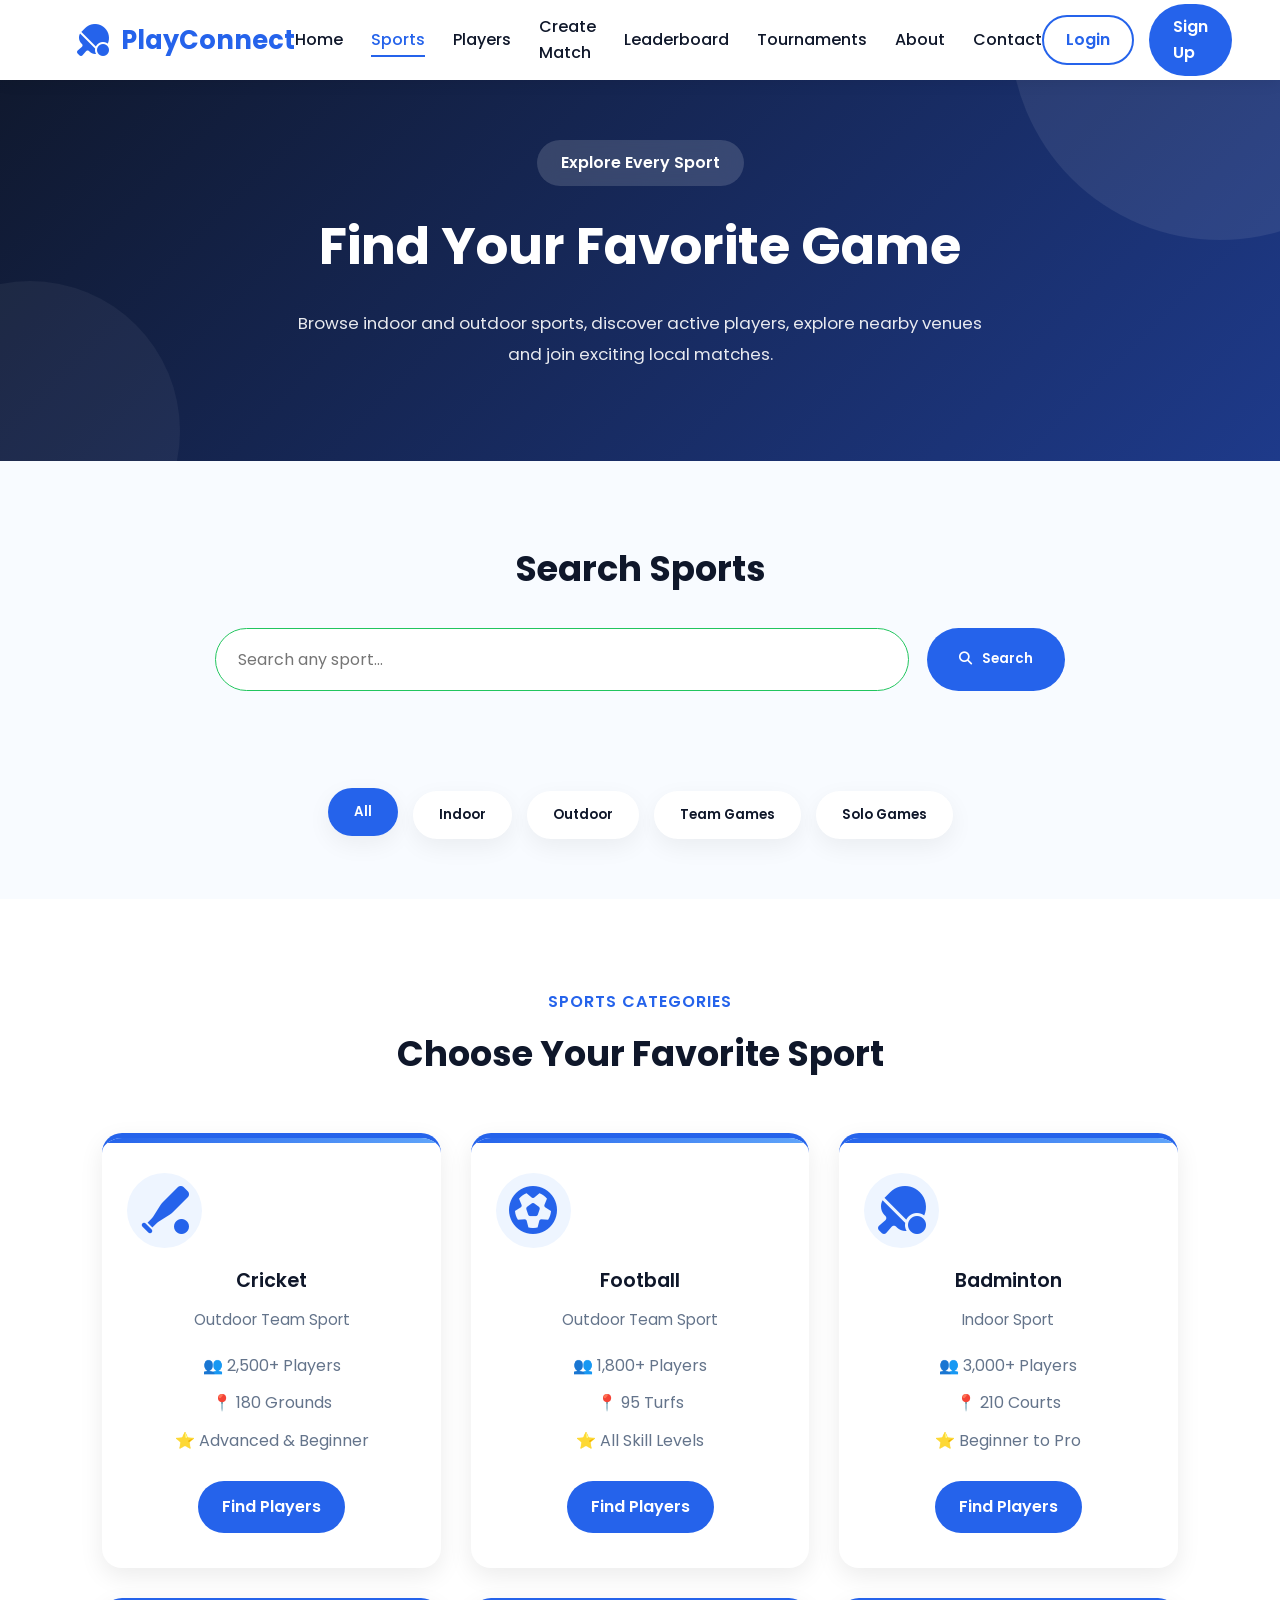
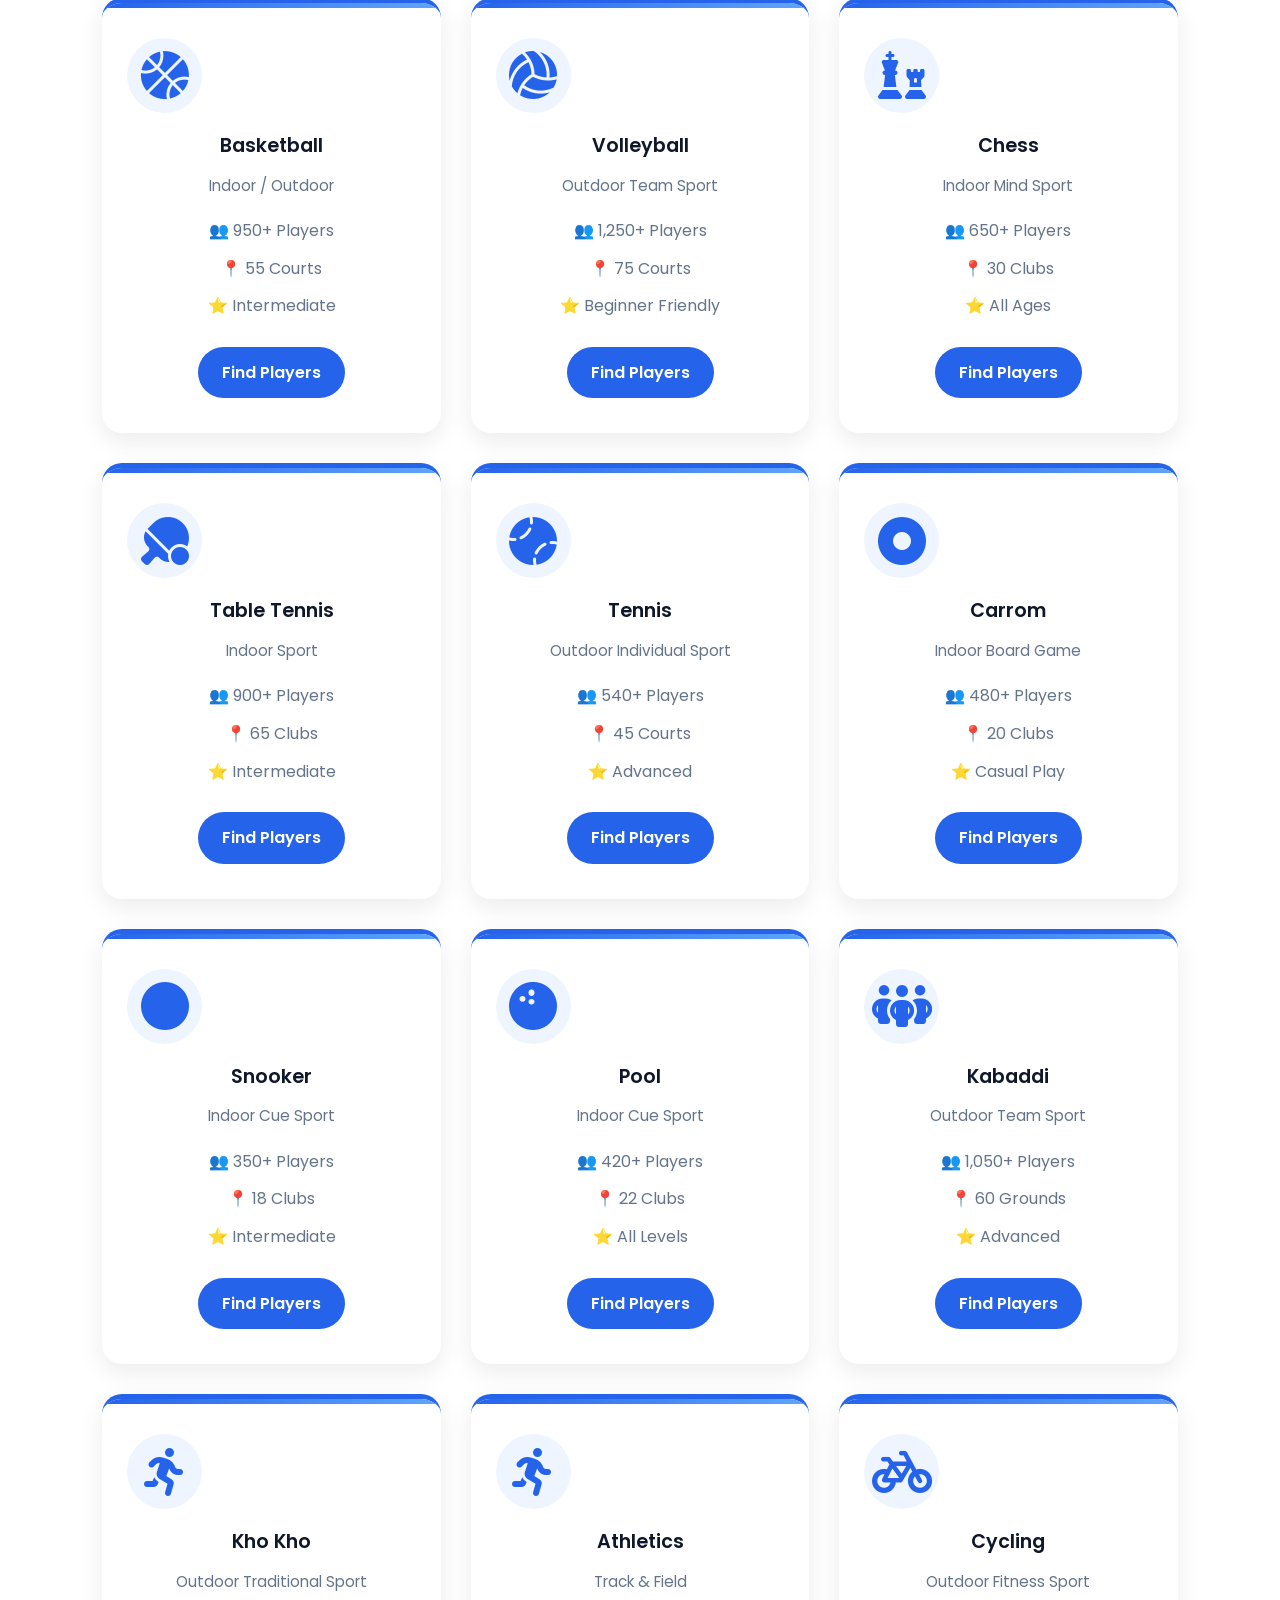
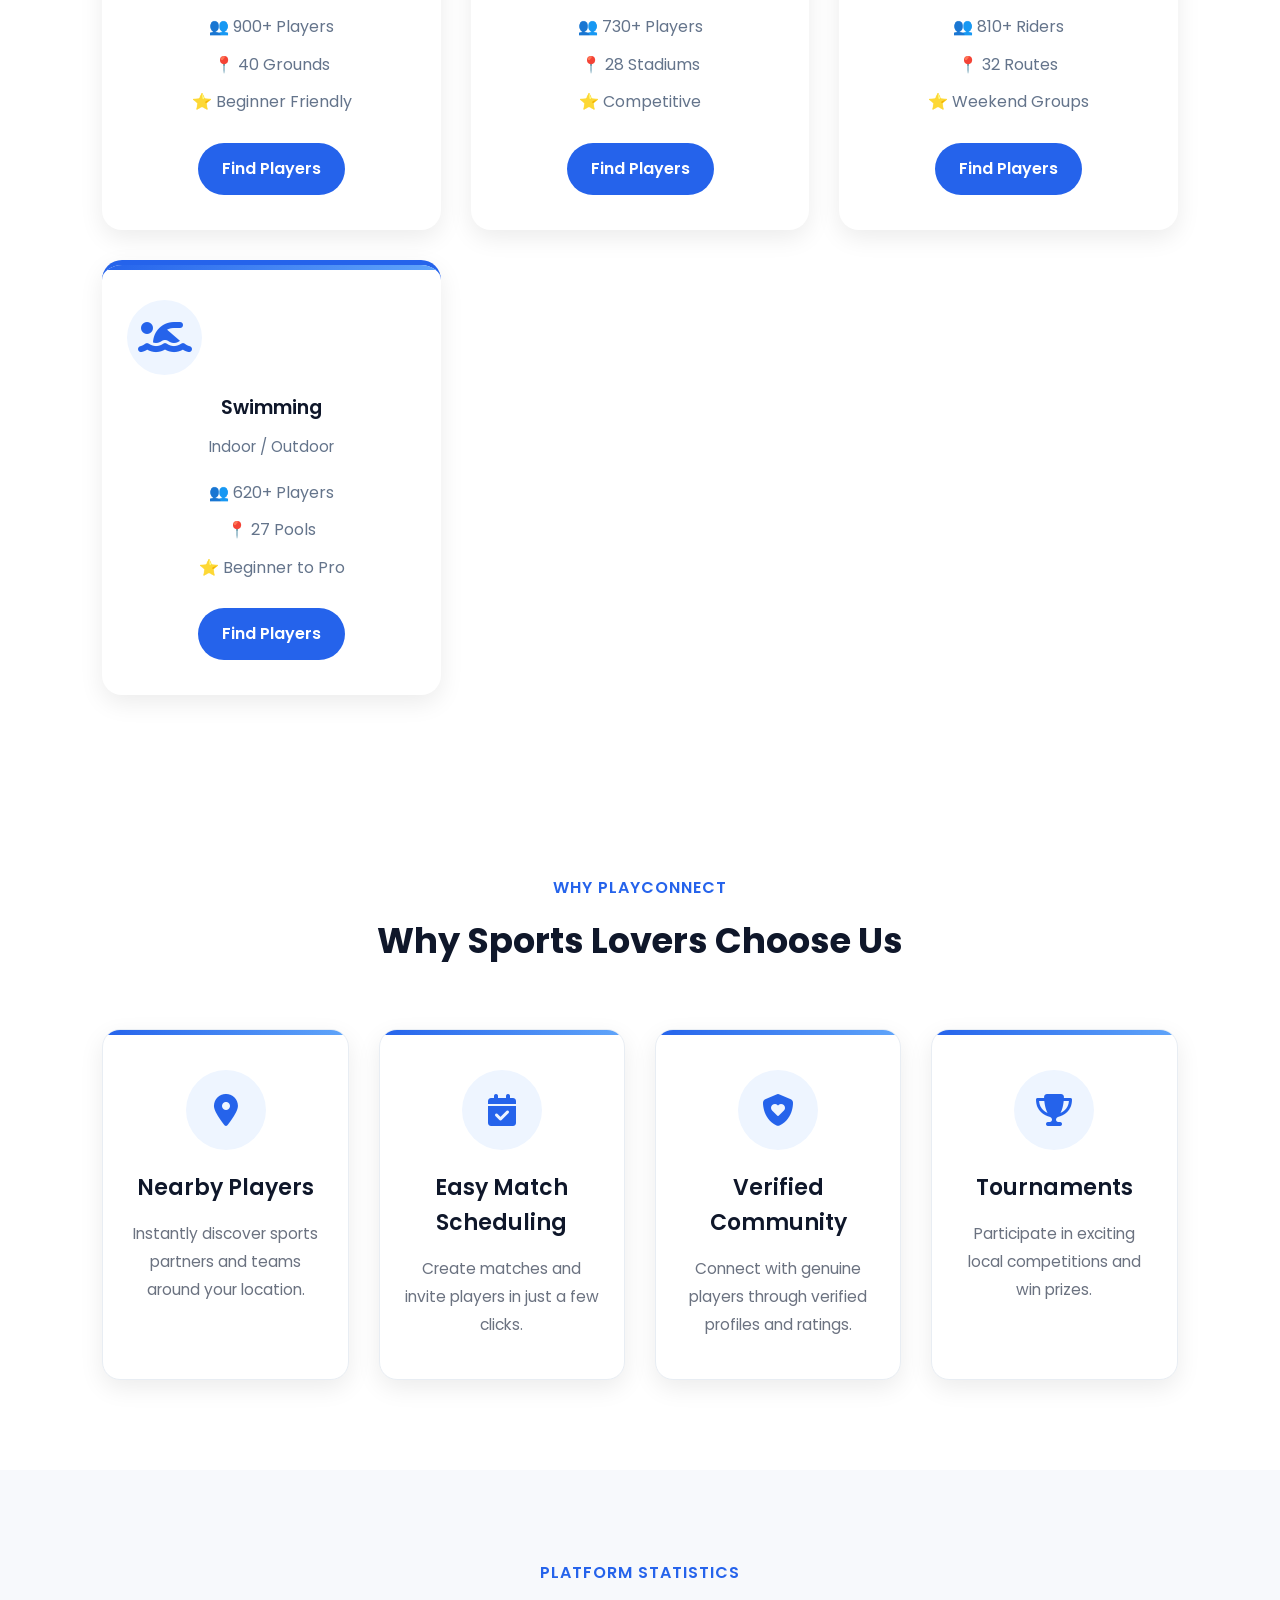
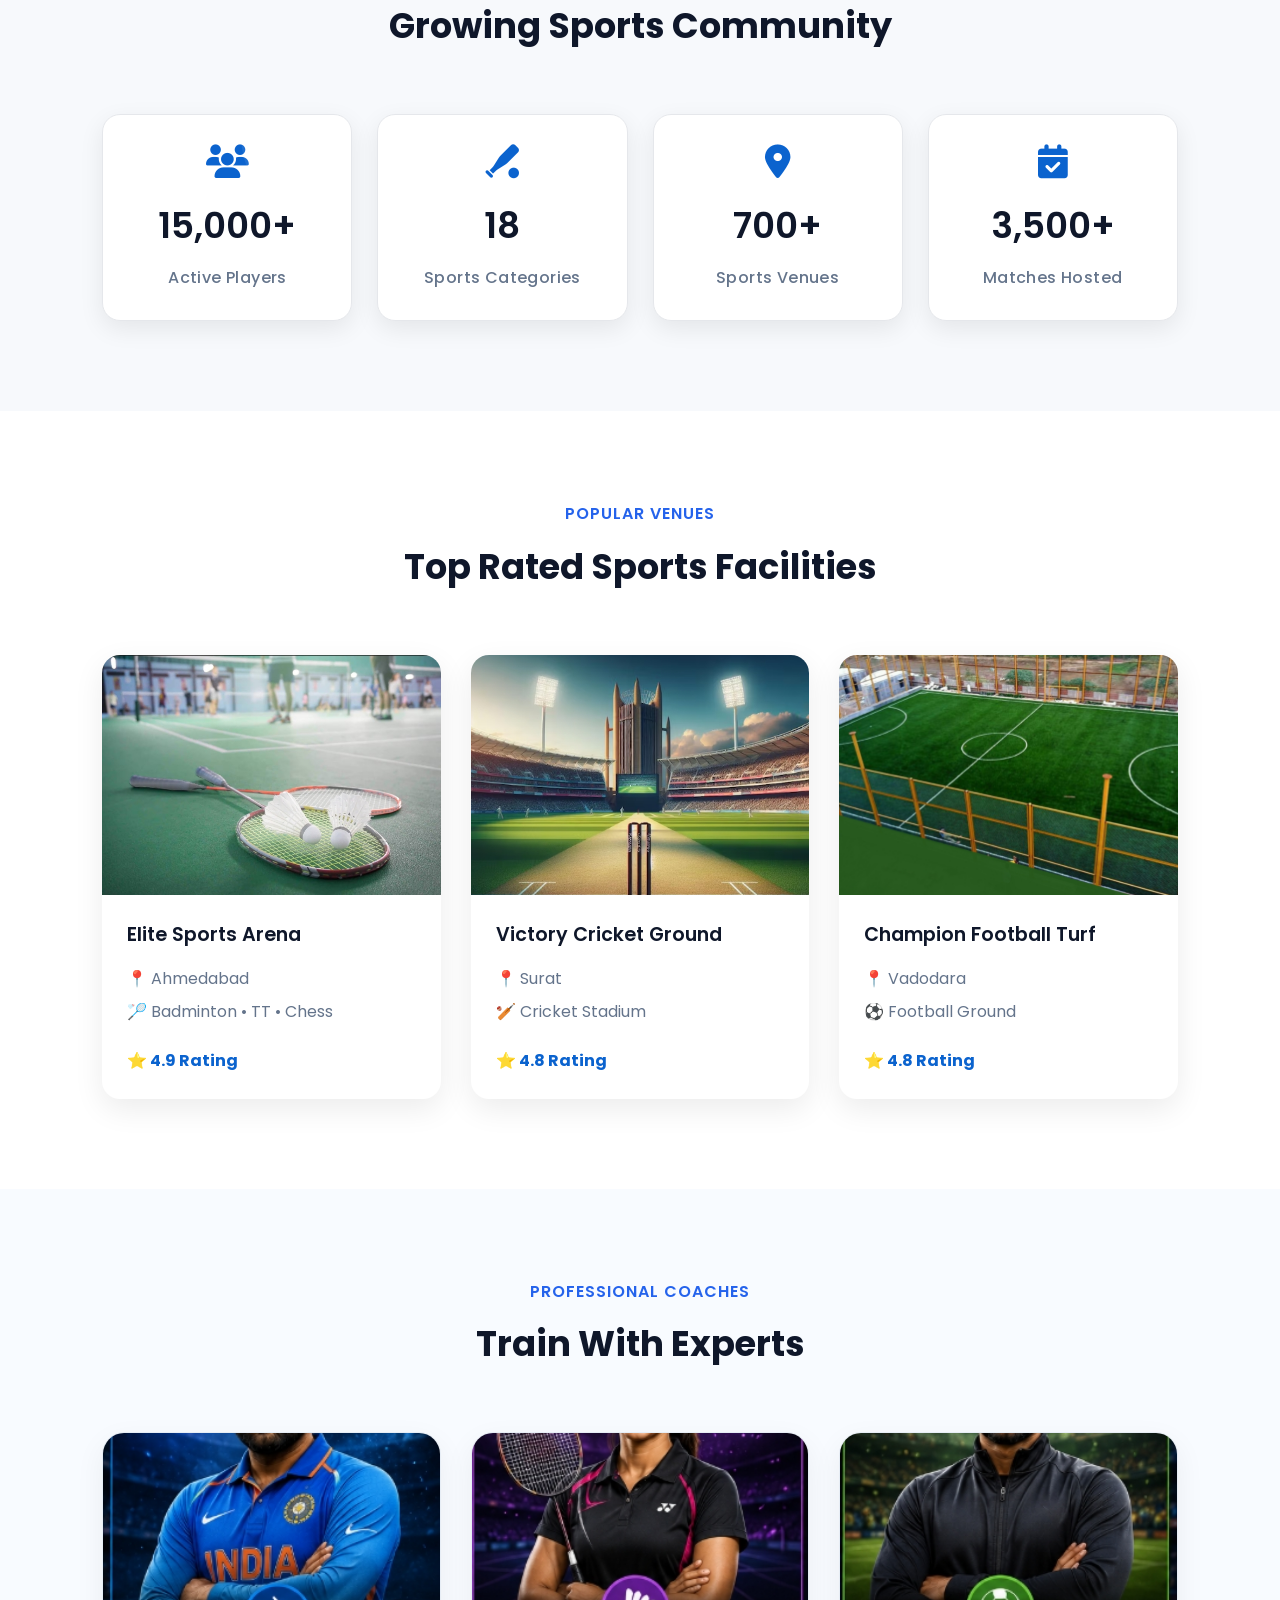
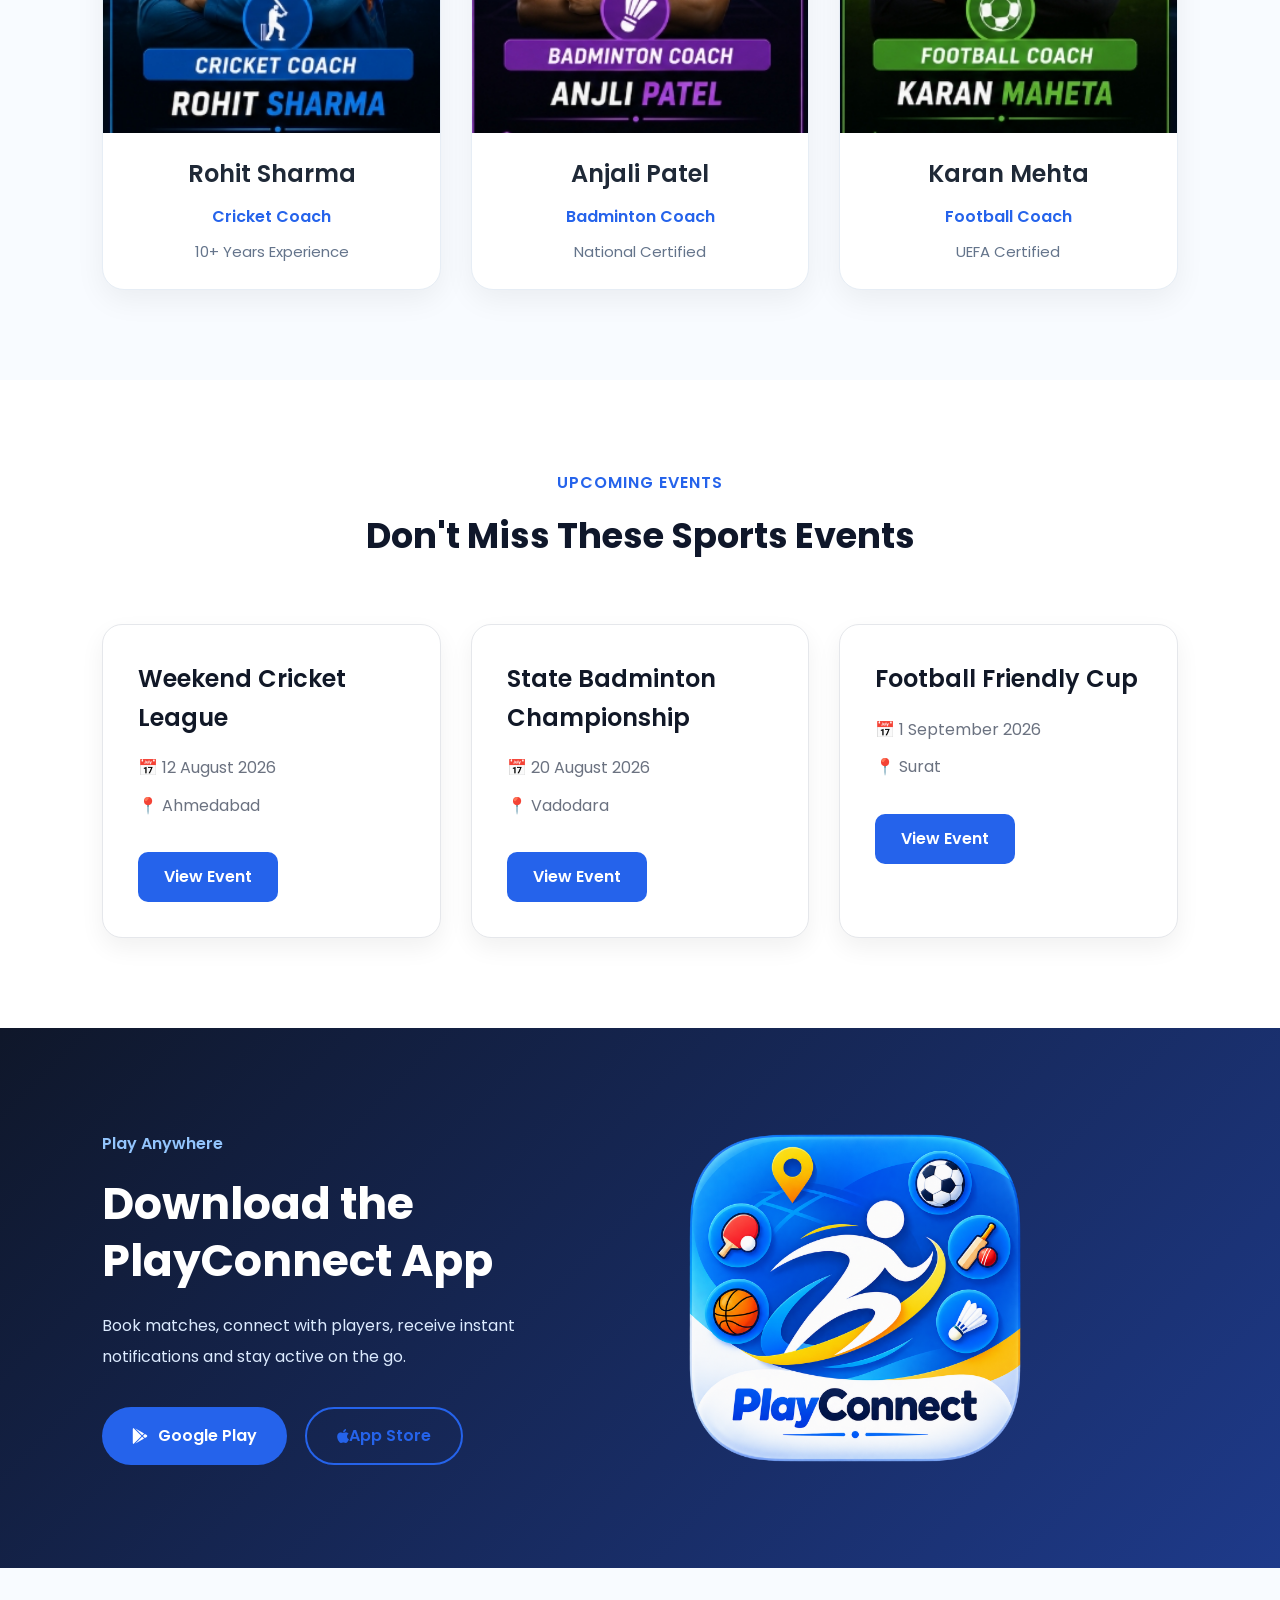
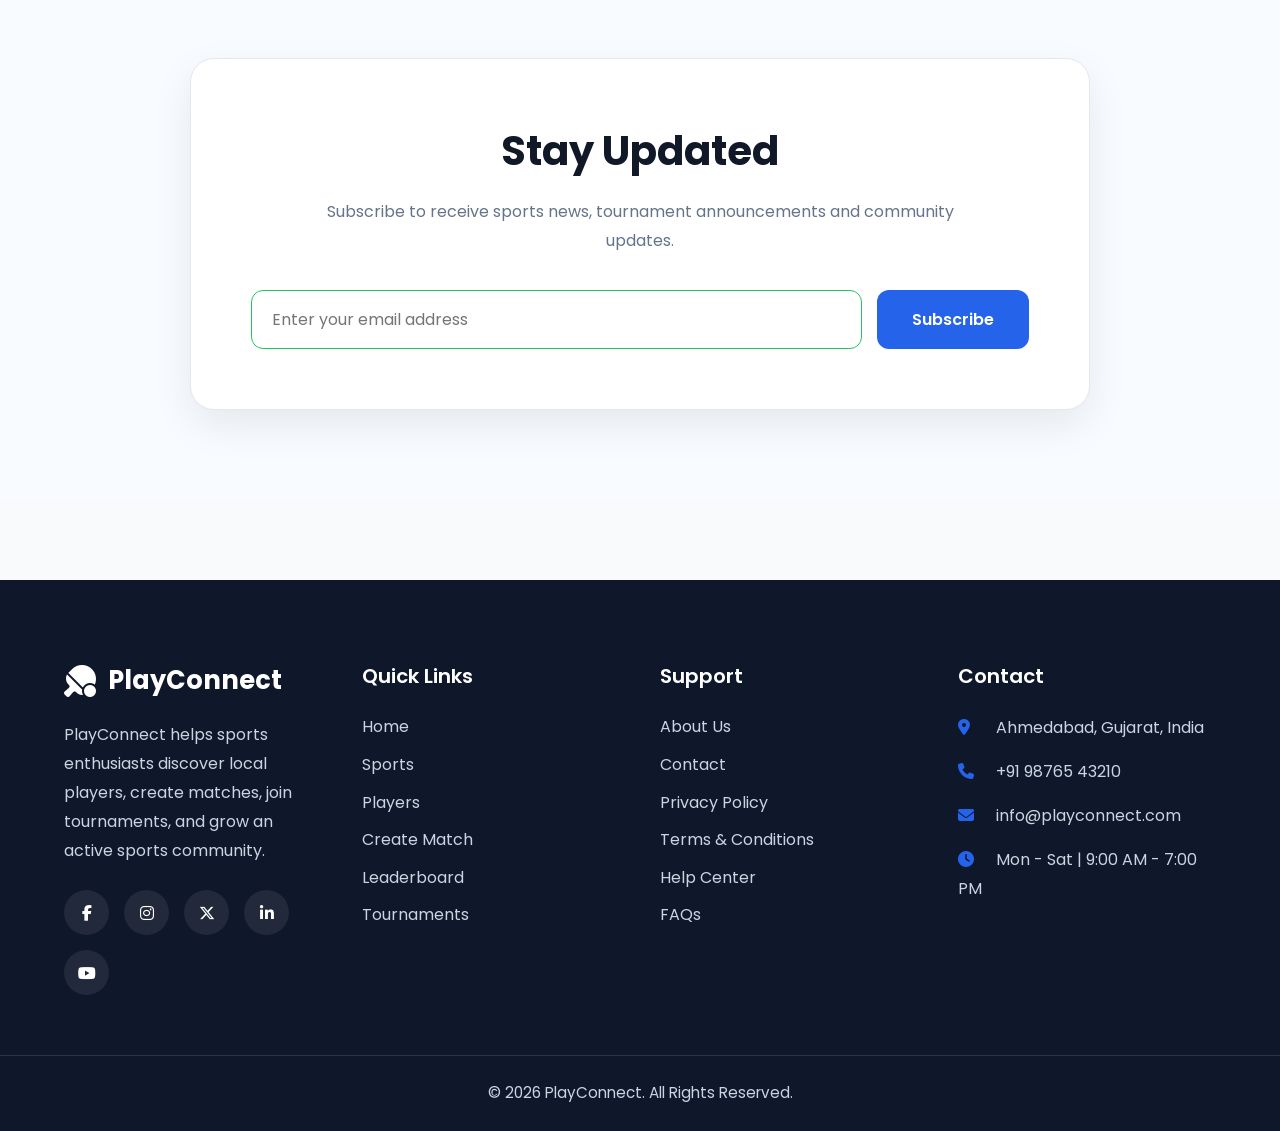
<file: sports.html>
<!DOCTYPE html>
<html lang="en">

<head>

    <meta charset="UTF-8">

    <meta name="viewport"
        content="width=device-width, initial-scale=1.0">

    <title>Sports | PlayConnect</title>

    <!-- Google Fonts -->

    <link href="https://fonts.googleapis.com/css2?family=Poppins:wght@300;400;500;600;700;800&display=swap"
        rel="stylesheet">

    <!-- Font Awesome -->

    <link rel="stylesheet"
        href="https://cdnjs.cloudflare.com/ajax/libs/font-awesome/6.6.0/css/all.min.css">

    <!-- Main CSS -->

    <link rel="stylesheet"
        href="css/sports.css">
        <link rel="stylesheet" href="css/global.css">

</head>

<body>

    <!-- Loader -->

    <div class="loader" id="loader">

        <div class="loader-circle"></div>

    </div>

    <!-- Scroll Progress -->

    <div class="progress-bar" id="progressBar"></div>

    <!-- ================= HEADER ================= -->

    <header>

        <div class="logo">

            <i class="fa-solid fa-table-tennis-paddle-ball"></i>

            <span>PlayConnect</span>

        </div>

        <nav id="navbar">

            <ul>

                <li><a href="index.html">Home</a></li>

                <li><a href="sports.html" class="active">Sports</a></li>

                <li><a href="players.html">Players</a></li>

                <li><a href="create-match.html">Create Match</a></li>

                <li><a href="leaderboard.html">Leaderboard</a></li>

                <li><a href="tournaments.html">Tournaments</a></li>

                <li><a href="about.html">About</a></li>

                <li><a href="contact.html">Contact</a></li>

            </ul>

        </nav>

        <div class="header-buttons">

            <a href="login.html" class="login-btn">

                Login

            </a>

            <a href="signup.html"
                class="signup-btn">

                Sign Up

            </a>

        </div>

        <div class="menu-btn"
            id="menuBtn">

            <i class="fas fa-bars"></i>

        </div>

    </header>

    <!-- ================= PAGE HERO ================= -->

    <section class="page-hero">

        <div class="hero-text">

            <span>

                Explore Every Sport

            </span>

            <h1>

                Find Your Favorite Game

            </h1>

            <p>

                Browse indoor and outdoor sports, discover active players,
                explore nearby venues and join exciting local matches.

            </p>

        </div>

    </section>

    <!-- ================= SEARCH ================= -->

    <section class="sports-search">

        <div class="search-wrapper">

            <h2>

                Search Sports

            </h2>

            <form>

                <input
                    type="text"
                    placeholder="Search any sport...">

                <button>

                    <i class="fa-solid fa-magnifying-glass"></i>

                    Search

                </button>

            </form>

        </div>

    </section>

    <!-- ================= FILTERS ================= -->

    <section class="filters">

        <div class="filter-container">

            <button class="filter-btn active">

                All

            </button>

            <button class="filter-btn">

                Indoor

            </button>

            <button class="filter-btn">

                Outdoor

            </button>

            <button class="filter-btn">

                Team Games

            </button>

            <button class="filter-btn">

                Solo Games

            </button>

        </div>

    </section>

    <!-- ================= SPORTS GRID ================= -->

    <section class="sports-list">

        <div class="section-title">

            <span>

                Sports Categories

            </span>

            <h2>

                Choose Your Favorite Sport

            </h2>

        </div>

        <div class="sports-grid">

            <!-- Cricket -->

            <div class="sport-card">

                <i class="fa-solid fa-baseball-bat-ball"></i>

                <h3>

                    Cricket

                </h3>

                <p>

                    Outdoor Team Sport

                </p>

                <ul>

                    <li>👥 2,500+ Players</li>

                    <li>📍 180 Grounds</li>

                    <li>⭐ Advanced & Beginner</li>

                </ul>

                <a href="players.html">

                    Find Players

                </a>

            </div>

            <!-- Football -->

            <div class="sport-card">

                <i class="fa-solid fa-futbol"></i>

                <h3>

                    Football

                </h3>

                <p>

                    Outdoor Team Sport

                </p>

                <ul>

                    <li>👥 1,800+ Players</li>

                    <li>📍 95 Turfs</li>

                    <li>⭐ All Skill Levels</li>

                </ul>

                <a href="players.html">

                    Find Players

                </a>

            </div>

            <!-- Badminton -->

            <div class="sport-card">

                <i class="fa-solid fa-table-tennis-paddle-ball"></i>

                <h3>

                    Badminton

                </h3>

                <p>

                    Indoor Sport

                </p>

                <ul>

                    <li>👥 3,000+ Players</li>

                    <li>📍 210 Courts</li>

                    <li>⭐ Beginner to Pro</li>

                </ul>

                <a href="players.html">

                    Find Players

                </a>

            </div>

            <!-- Basketball -->

            <div class="sport-card">

                <i class="fa-solid fa-basketball"></i>

                <h3>

                    Basketball

                </h3>

                <p>

                    Indoor / Outdoor

                </p>

                <ul>

                    <li>👥 950+ Players</li>

                    <li>📍 55 Courts</li>

                    <li>⭐ Intermediate</li>

                </ul>

                <a href="players.html">

                    Find Players

                </a>

            </div>

            <!-- More Sports Continue Below -->
                         <!-- Volleyball -->

            <div class="sport-card">

                <i class="fa-solid fa-volleyball"></i>

                <h3>Volleyball</h3>

                <p>Outdoor Team Sport</p>

                <ul>
                    <li>👥 1,250+ Players</li>
                    <li>📍 75 Courts</li>
                    <li>⭐ Beginner Friendly</li>
                </ul>

                <a href="players.html">
                    Find Players
                </a>

            </div>

            <!-- Chess -->

            <div class="sport-card">

                <i class="fa-solid fa-chess"></i>

                <h3>Chess</h3>

                <p>Indoor Mind Sport</p>

                <ul>
                    <li>👥 650+ Players</li>
                    <li>📍 30 Clubs</li>
                    <li>⭐ All Ages</li>
                </ul>

                <a href="players.html">
                    Find Players
                </a>

            </div>

            <!-- Table Tennis -->

            <div class="sport-card">

                <i class="fa-solid fa-table-tennis-paddle-ball"></i>

                <h3>Table Tennis</h3>

                <p>Indoor Sport</p>

                <ul>
                    <li>👥 900+ Players</li>
                    <li>📍 65 Clubs</li>
                    <li>⭐ Intermediate</li>
                </ul>

                <a href="players.html">
                    Find Players
                </a>

            </div>

            <!-- Tennis -->

            <div class="sport-card">

                <i class="fa-solid fa-baseball"></i>

                <h3>Tennis</h3>

                <p>Outdoor Individual Sport</p>

                <ul>
                    <li>👥 540+ Players</li>
                    <li>📍 45 Courts</li>
                    <li>⭐ Advanced</li>
                </ul>

                <a href="players.html">
                    Find Players
                </a>

            </div>

            <!-- Carrom -->

            <div class="sport-card">

                <i class="fa-solid fa-circle-dot"></i>

                <h3>Carrom</h3>

                <p>Indoor Board Game</p>

                <ul>
                    <li>👥 480+ Players</li>
                    <li>📍 20 Clubs</li>
                    <li>⭐ Casual Play</li>
                </ul>

                <a href="players.html">
                    Find Players
                </a>

            </div>

            <!-- Snooker -->

            <div class="sport-card">

                <i class="fa-solid fa-circle"></i>

                <h3>Snooker</h3>

                <p>Indoor Cue Sport</p>

                <ul>
                    <li>👥 350+ Players</li>
                    <li>📍 18 Clubs</li>
                    <li>⭐ Intermediate</li>
                </ul>

                <a href="players.html">
                    Find Players
                </a>

            </div>

            <!-- Pool -->

            <div class="sport-card">

                <i class="fa-solid fa-bowling-ball"></i>

                <h3>Pool</h3>

                <p>Indoor Cue Sport</p>

                <ul>
                    <li>👥 420+ Players</li>
                    <li>📍 22 Clubs</li>
                    <li>⭐ All Levels</li>
                </ul>

                <a href="players.html">
                    Find Players
                </a>

            </div>

            <!-- Kabaddi -->

            <div class="sport-card">

                <i class="fa-solid fa-people-group"></i>

                <h3>Kabaddi</h3>

                <p>Outdoor Team Sport</p>

                <ul>
                    <li>👥 1,050+ Players</li>
                    <li>📍 60 Grounds</li>
                    <li>⭐ Advanced</li>
                </ul>

                <a href="players.html">
                    Find Players
                </a>

            </div>

            <!-- Kho Kho -->

            <div class="sport-card">

                <i class="fa-solid fa-person-running"></i>

                <h3>Kho Kho</h3>

                <p>Outdoor Traditional Sport</p>

                <ul>
                    <li>👥 900+ Players</li>
                    <li>📍 40 Grounds</li>
                    <li>⭐ Beginner Friendly</li>
                </ul>

                <a href="players.html">
                    Find Players
                </a>

            </div>

            <!-- Athletics -->

            <div class="sport-card">

                <i class="fa-solid fa-person-running"></i>

                <h3>Athletics</h3>

                <p>Track & Field</p>

                <ul>
                    <li>👥 730+ Players</li>
                    <li>📍 28 Stadiums</li>
                    <li>⭐ Competitive</li>
                </ul>

                <a href="players.html">
                    Find Players
                </a>

            </div>

            <!-- Cycling -->

            <div class="sport-card">

                <i class="fa-solid fa-bicycle"></i>

                <h3>Cycling</h3>

                <p>Outdoor Fitness Sport</p>

                <ul>
                    <li>👥 810+ Riders</li>
                    <li>📍 32 Routes</li>
                    <li>⭐ Weekend Groups</li>
                </ul>

                <a href="players.html">
                    Find Players
                </a>

            </div>

            <!-- Swimming -->

            <div class="sport-card">

                <i class="fa-solid fa-person-swimming"></i>

                <h3>Swimming</h3>

                <p>Indoor / Outdoor</p>

                <ul>
                    <li>👥 620+ Players</li>
                    <li>📍 27 Pools</li>
                    <li>⭐ Beginner to Pro</li>
                </ul>

                <a href="players.html">
                    Find Players
                </a>

            </div>

        </div>

    </section>

    <!-- ================= Why Choose Us ================= -->

    <section class="why-choose">

        <div class="section-title">

            <span>Why PlayConnect</span>

            <h2>Why Sports Lovers Choose Us</h2>

        </div>

        <div class="features-grid">

            <div class="feature-card">

                <i class="fa-solid fa-location-dot"></i>

                <h3>Nearby Players</h3>

                <p>
                    Instantly discover sports partners and teams around your location.
                </p>

            </div>

            <div class="feature-card">

                <i class="fa-solid fa-calendar-check"></i>

                <h3>Easy Match Scheduling</h3>

                <p>
                    Create matches and invite players in just a few clicks.
                </p>

            </div>

            <div class="feature-card">

                <i class="fa-solid fa-shield-heart"></i>

                <h3>Verified Community</h3>

                <p>
                    Connect with genuine players through verified profiles and ratings.
                </p>

            </div>

            <div class="feature-card">

                <i class="fa-solid fa-trophy"></i>

                <h3>Tournaments</h3>

                <p>
                    Participate in exciting local competitions and win prizes.
                </p>

            </div>

        </div>

    </section>

    <!-- Sports Statistics Starts -->
         <!-- ================= Sports Statistics ================= -->

    <section class="sports-stats">

        <div class="section-title">

            <span>Platform Statistics</span>

            <h2>Growing Sports Community</h2>

        </div>

        <div class="stats-grid">

            <div class="stat-card">
                <i class="fa-solid fa-users"></i>
                <h3>15,000+</h3>
                <p>Active Players</p>
            </div>

            <div class="stat-card">
                <i class="fa-solid fa-baseball-bat-ball"></i>
                <h3>18</h3>
                <p>Sports Categories</p>
            </div>

            <div class="stat-card">
                <i class="fa-solid fa-location-dot"></i>
                <h3>700+</h3>
                <p>Sports Venues</p>
            </div>

            <div class="stat-card">
                <i class="fa-solid fa-calendar-check"></i>
                <h3>3,500+</h3>
                <p>Matches Hosted</p>
            </div>

        </div>

    </section>

    <!-- ================= Popular Venues ================= -->

    <section class="venues">

        <div class="section-title">

            <span>Popular Venues</span>

            <h2>Top Rated Sports Facilities</h2>

        </div>

        <div class="venue-grid">

            <div class="venue-card">

                <img src="images/ground1.jpeg" alt="Venue">

                <div class="venue-content">

                    <h3>Elite Sports Arena</h3>

                    <p>📍 Ahmedabad</p>

                    <p>🏸 Badminton • TT • Chess</p>

                    <span>⭐ 4.9 Rating</span>

                </div>

            </div>

            <div class="venue-card">

                <img src="images/ground2.jpeg" alt="Venue">

                <div class="venue-content">

                    <h3>Victory Cricket Ground</h3>

                    <p>📍 Surat</p>

                    <p>🏏 Cricket Stadium</p>

                    <span>⭐ 4.8 Rating</span>

                </div>

            </div>

            <div class="venue-card">

                <img src="images/ground3.jpeg" alt="Venue">

                <div class="venue-content">

                    <h3>Champion Football Turf</h3>

                    <p>📍 Vadodara</p>

                    <p>⚽ Football Ground</p>

                    <span>⭐ 4.8 Rating</span>

                </div>

            </div>

        </div>

    </section>

    <!-- ================= Featured Coaches ================= -->

    <section class="coaches">

        <div class="section-title">

            <span>Professional Coaches</span>

            <h2>Train With Experts</h2>

        </div>

        <div class="coach-grid">

            <div class="coach-card">

                <img src="images/coach1.jpeg" alt="Coach">

                <h3>Rohit Sharma</h3>

                <p>Cricket Coach</p>

                <span>10+ Years Experience</span>

            </div>

            <div class="coach-card">

                <img src="images/coach2.jpeg" alt="Coach">

                <h3>Anjali Patel</h3>

                <p>Badminton Coach</p>

                <span>National Certified</span>

            </div>

            <div class="coach-card">

                <img src="images/coach3.jpeg" alt="Coach">

                <h3>Karan Mehta</h3>

                <p>Football Coach</p>

                <span>UEFA Certified</span>

            </div>

        </div>

    </section>

    <!-- ================= Upcoming Events ================= -->

    <section class="events">

        <div class="section-title">

            <span>Upcoming Events</span>

            <h2>Don't Miss These Sports Events</h2>

        </div>

        <div class="event-grid">

            <div class="event-card">

                <h3>Weekend Cricket League</h3>

                <p>📅 12 August 2026</p>

                <p>📍 Ahmedabad</p>

                <a href="tournaments.html" class="card-btn">
                    View Event
                </a>

            </div>

            <div class="event-card">

                <h3>State Badminton Championship</h3>

                <p>📅 20 August 2026</p>

                <p>📍 Vadodara</p>

                <a href="tournaments.html" class="card-btn">
                    View Event
                </a>

            </div>

            <div class="event-card">

                <h3>Football Friendly Cup</h3>

                <p>📅 1 September 2026</p>

                <p>📍 Surat</p>

                <a href="tournaments.html" class="card-btn">
                    View Event
                </a>

            </div>

        </div>

    </section>

    <!-- ================= Download App ================= -->

    <section class="download-app">

        <div class="app-box">

            <div class="app-text">

                <span>Play Anywhere</span>

                <h2>Download the PlayConnect App</h2>

                <p>

                    Book matches, connect with players,
                    receive instant notifications and
                    stay active on the go.

                </p>

                <div class="app-buttons">

                    <a href="#" class="primary-btn">

                        <i class="fa-brands fa-google-play"></i>

                        Google Play

                    </a>

                    <a href="#" class="secondary-btn">

                        <i class="fa-brands fa-apple"></i>

                        App Store

                    </a>

                </div>

            </div>

            <div class="app-image">

                <img src="images/mobile-app.png" alt="App">

            </div>

        </div>

    </section>

    <!-- ================= Newsletter ================= -->

    <section class="newsletter">

        <div class="newsletter-box">

            <h2>Stay Updated</h2>

            <p>

                Subscribe to receive sports news,
                tournament announcements and community updates.

            </p>

            <form>

                <input
                    type="email"
                    placeholder="Enter your email address">

                <button type="submit">

                    Subscribe

                </button>

            </form>

        </div>

    </section>

    <!-- Footer Starts -->
         <!-- ================= FOOTER ================= -->

    <footer class="footer">

        <div class="footer-container">

            <!-- Company -->

            <div class="footer-box">

                <div class="logo">

                    <i class="fa-solid fa-table-tennis-paddle-ball"></i>

                    <span>PlayConnect</span>

                </div>

                <p>

                    PlayConnect helps sports enthusiasts discover local
                    players, create matches, join tournaments, and grow
                    an active sports community.

                </p>

                <div class="social-links">

                    <a href="#"><i class="fab fa-facebook-f"></i></a>

                    <a href="#"><i class="fab fa-instagram"></i></a>

                    <a href="#"><i class="fab fa-x-twitter"></i></a>

                    <a href="#"><i class="fab fa-linkedin-in"></i></a>

                    <a href="#"><i class="fab fa-youtube"></i></a>

                </div>

            </div>

            <!-- Quick Links -->

            <div class="footer-box">

                <h3>Quick Links</h3>

                <ul>

                    <li><a href="index.html">Home</a></li>

                    <li><a href="sports.html">Sports</a></li>

                    <li><a href="players.html">Players</a></li>

                    <li><a href="create-match.html">Create Match</a></li>

                    <li><a href="leaderboard.html">Leaderboard</a></li>

                    <li><a href="tournaments.html">Tournaments</a></li>

                </ul>

            </div>

            <!-- Support -->

            <div class="footer-box">

                <h3>Support</h3>

                <ul>

                    <li><a href="about.html">About Us</a></li>

                    <li><a href="contact.html">Contact</a></li>

                    <li><a href="#">Privacy Policy</a></li>

                    <li><a href="#">Terms & Conditions</a></li>

                    <li><a href="#">Help Center</a></li>

                    <li><a href="#">FAQs</a></li>

                </ul>

            </div>

            <!-- Contact -->

            <div class="footer-box">

                <h3>Contact</h3>

                <p>

                    <i class="fa-solid fa-location-dot"></i>

                    Ahmedabad, Gujarat, India

                </p>

                <p>

                    <i class="fa-solid fa-phone"></i>

                    +91 98765 43210

                </p>

                <p>

                    <i class="fa-solid fa-envelope"></i>

                    info@playconnect.com

                </p>

                <p>

                    <i class="fa-solid fa-clock"></i>

                    Mon - Sat | 9:00 AM - 7:00 PM

                </p>

            </div>

        </div>

        <div class="footer-bottom">

            <p>

                © 2026 PlayConnect. All Rights Reserved.

            </p>

        </div>

    </footer>

    <!-- ================= BACK TO TOP ================= -->

    <button id="backToTop" class="back-to-top">

        <i class="fa-solid fa-arrow-up"></i>

    </button>

    <!-- ================= JAVASCRIPT ================= -->

    <script src="js/app.js"></script>

    <script src="js/search.js"></script>

    <script src="js/filter.js"></script>

    <script src="js/storage.js"></script>

</body>

</html>
</file>
<file: css/global.css>
/*==================================================
  PlayConnect - Main Stylesheet
  Part 1/20
  CSS Reset • Variables • Base Styles • Loader
==================================================*/

/*==============================
  GOOGLE FONT
==============================*/

@import url('https://fonts.googleapis.com/css2?family=Poppins:wght@300;400;500;600;700;800&display=swap');

/*==============================
  CSS RESET
==============================*/

*{
    margin:0;
    padding:0;
    box-sizing:border-box;
}

*::before,
*::after{
    box-sizing:border-box;
}

html{
    scroll-behavior:smooth;
}

body{
    font-family:'Poppins',sans-serif;
    background:#f8fafc;
    color:#222;
    overflow-x:hidden;
    line-height:1.6;
}

img{
    max-width:100%;
    display:block;
}

a{
    text-decoration:none;
    color:inherit;
}

ul{
    list-style:none;
}

button,
input,
textarea,
select{
    font-family:inherit;
    outline:none;
    border:none;
}

button{
    cursor:pointer;
}

table{
    border-collapse:collapse;
    width:100%;
}

/*==============================
  ROOT VARIABLES
==============================*/

:root{

    --primary:#2563eb;
    --primary-dark:#1d4ed8;
    --secondary:#0f172a;
    --accent:#22c55e;

    --white:#ffffff;
    --light:#f8fafc;
    --light-2:#eef2f7;

    --gray:#64748b;
    --gray-light:#94a3b8;

    --border:#dbe4ee;

    --danger:#ef4444;
    --warning:#f59e0b;
    --success:#16a34a;

    --shadow:0 8px 25px rgba(0,0,0,.08);
    --shadow-lg:0 15px 40px rgba(0,0,0,.12);

    --radius:14px;
    --radius-sm:8px;
    --radius-lg:20px;

    --transition:.35s ease;

    --container:1200px;

}

/*==============================
  COMMON CONTAINER
==============================*/

.container{
    width:90%;
    max-width:var(--container);
    margin:auto;
}

/*==============================
  SECTION
==============================*/

section{
    padding:80px 0;
}

/*==============================
  HEADINGS
==============================*/

h1{
    font-size:3rem;
    font-weight:700;
}

h2{
    font-size:2.2rem;
    font-weight:700;
}

h3{
    font-size:1.2rem;
    font-weight:600;
}

p{
    color:var(--gray);
}

/*==============================
  SECTION TITLE
==============================*/

.section-title{
    text-align:center;
    margin-bottom:50px;
}

.section-title span{
    color:var(--primary);
    font-weight:600;
    letter-spacing:1px;
    text-transform:uppercase;
}

.section-title h2{
    margin-top:12px;
    color:var(--secondary);
}

/*==============================
  BADGE
==============================*/

.section-badge{
    display:inline-block;
    background:#dbeafe;
    color:var(--primary);
    padding:8px 18px;
    border-radius:50px;
    font-size:.9rem;
    font-weight:600;
    margin-bottom:20px;
}

/*==============================
  BUTTONS
==============================*/

.primary-btn{

    display:inline-flex;
    align-items:center;
    justify-content:center;
    gap:10px;

    padding:14px 30px;

    background:var(--primary);
    color:var(--white);

    border-radius:50px;

    transition:var(--transition);

    font-weight:600;

}

.primary-btn:hover{

    background:var(--primary-dark);

    transform:translateY(-3px);

}

.secondary-btn{

    display:inline-flex;
    align-items:center;
    justify-content:center;

    padding:14px 30px;

    border:2px solid var(--primary);

    color:var(--primary);

    border-radius:50px;

    transition:var(--transition);

    font-weight:600;

}

.secondary-btn:hover{

    background:var(--primary);

    color:#fff;

}

/*==============================
  CARD
==============================*/

.card{

    background:#fff;

    border-radius:var(--radius);

    box-shadow:var(--shadow);

    transition:var(--transition);

}

.card:hover{

    transform:translateY(-8px);

    box-shadow:var(--shadow-lg);

}

/*==============================
  LOADER
==============================*/

.loader{

    position:fixed;

    inset:0;

    background:#fff;

    display:flex;

    justify-content:center;

    align-items:center;

    z-index:99999;

}

.loader-circle{

    width:70px;

    height:70px;

    border:6px solid #dbeafe;

    border-top:6px solid var(--primary);

    border-radius:50%;

    animation:spin 1s linear infinite;

}

@keyframes spin{

    100%{

        transform:rotate(360deg);

    }

}

/*==============================
  PROGRESS BAR
==============================*/

.progress-bar{

    position:fixed;

    top:0;

    left:0;

    width:0;

    height:4px;

    background:var(--primary);

    z-index:9999;

}

/*==============================
  UTILITIES
==============================*/

.text-center{
    text-align:center;
}

.mt-1{margin-top:10px;}
.mt-2{margin-top:20px;}
.mt-3{margin-top:30px;}
.mt-4{margin-top:40px;}
.mt-5{margin-top:50px;}

.mb-1{margin-bottom:10px;}
.mb-2{margin-bottom:20px;}
.mb-3{margin-bottom:30px;}
.mb-4{margin-bottom:40px;}
.mb-5{margin-bottom:50px;}

.d-flex{
    display:flex;
}

.align-center{
    align-items:center;
}

.justify-between{
    justify-content:space-between;
}

.gap-1{
    gap:10px;
}

.gap-2{
    gap:20px;
}

.gap-3{
    gap:30px;
}
/*==================================================
  PlayConnect - Main Stylesheet
  Part 2/20
  Header • Navigation • Mobile Menu • Hero
==================================================*/

/*==============================
  HEADER
==============================*/

header{

    position:fixed;

    top:0;
    left:0;

    width:100%;

    height:80px;

    background:var(--white);

    display:flex;

    align-items:center;

    justify-content:space-between;

    padding:0 6%;

    box-shadow:0 2px 15px rgba(0,0,0,.08);

    z-index:999;

    transition:var(--transition);

}

header.sticky{

    height:70px;

    box-shadow:0 6px 20px rgba(0,0,0,.10);

}

/*==============================
  LOGO
==============================*/

.logo{

    display:flex;

    align-items:center;

    gap:12px;

    font-size:1.6rem;

    font-weight:700;

    color:var(--primary);

    user-select:none;

}

.logo i{

    font-size:2rem;

}

/*==============================
  NAVIGATION
==============================*/

nav{

    display:flex;

    align-items:center;

}

nav ul{

    display:flex;

    align-items:center;

    gap:28px;

}

nav ul li{

    position:relative;

}

nav ul li a{

    color:var(--secondary);

    font-size:1rem;

    font-weight:500;

    transition:var(--transition);

    padding:8px 0;

}

nav ul li a:hover,
nav ul li a.active{

    color:var(--primary);

}

nav ul li a::after{

    content:"";

    position:absolute;

    left:0;

    bottom:-4px;

    width:0;

    height:2px;

    background:var(--primary);

    transition:var(--transition);

}

nav ul li a:hover::after,
nav ul li a.active::after{

    width:100%;

}

/*==============================
  HEADER BUTTONS
==============================*/

.header-buttons{

    display:flex;

    align-items:center;

    gap:15px;

}

.login-btn{

    padding:10px 22px;

    border:2px solid var(--primary);

    color:var(--primary);

    border-radius:50px;

    font-weight:600;

    transition:var(--transition);

}

.login-btn:hover{

    background:var(--primary);

    color:var(--white);

}

.signup-btn{

    padding:10px 24px;

    background:var(--primary);

    color:var(--white);

    border-radius:50px;

    font-weight:600;

    transition:var(--transition);

}

.signup-btn:hover{

    background:var(--primary-dark);

    transform:translateY(-2px);

}

.signup-btn.active{

    background:var(--accent);

}

/*==============================
  MOBILE MENU BUTTON
==============================*/

.menu-btn{

    display:none;

    width:48px;

    height:48px;

    border-radius:50%;

    background:var(--primary);

    color:#fff;

    justify-content:center;

    align-items:center;

    font-size:1.3rem;

    cursor:pointer;

    transition:var(--transition);

}

.menu-btn:hover{

    background:var(--primary-dark);

}

/*==============================
  HERO SECTION
==============================*/

.hero{

    min-height:100vh;

    display:flex;

    align-items:center;

    padding:140px 8% 80px;

    background:linear-gradient(135deg,#eef5ff,#ffffff);

}

.hero-container{

    width:100%;

    max-width:1300px;

    margin:auto;

    display:grid;

    grid-template-columns:repeat(2,1fr);

    gap:60px;

    align-items:center;

}

.hero-content h1{

    color:var(--secondary);

    margin-bottom:20px;

    line-height:1.2;

}

.hero-content h1 span{

    color:var(--primary);

}

.hero-content p{

    font-size:1.05rem;

    margin-bottom:35px;

    max-width:550px;

}

.hero-buttons{

    display:flex;

    gap:20px;

    flex-wrap:wrap;

}

.hero-image{

    display:flex;

    justify-content:center;

    align-items:center;

}

.hero-image img{

    width:100%;

    max-width:520px;

    animation:floatImage 4s ease-in-out infinite;

}

@keyframes floatImage{

    0%{

        transform:translateY(0);

    }

    50%{

        transform:translateY(-18px);

    }

    100%{

        transform:translateY(0);

    }

}

/*==============================
  HERO STATS
==============================*/

.hero-stats{

    display:flex;

    gap:25px;

    margin-top:45px;

    flex-wrap:wrap;

}

.hero-stat{

    background:#fff;

    padding:20px 24px;

    border-radius:14px;

    box-shadow:var(--shadow);

    min-width:140px;

    text-align:center;

}

.hero-stat h2{

    color:var(--primary);

    font-size:2rem;

}

.hero-stat p{

    margin-top:8px;

    font-size:.95rem;

    color:var(--gray);

}

/*==============================
  RESPONSIVE NAVIGATION
==============================*/

@media(max-width:992px){

    .menu-btn{

        display:flex;

    }

    nav{

        position:fixed;

        top:80px;

        right:-100%;

        width:300px;

        height:calc(100vh - 80px);

        background:#fff;

        box-shadow:-5px 0 20px rgba(0,0,0,.08);

        transition:.4s;

        padding:30px;

    }

    nav.active{

        right:0;

    }

    nav ul{

        flex-direction:column;

        align-items:flex-start;

        gap:22px;

    }

    .header-buttons{

        display:none;

    }

    .hero-container{

        grid-template-columns:1fr;

        text-align:center;

    }

    .hero-content p{

        margin:auto auto 30px;

    }

    .hero-buttons{

        justify-content:center;

    }

    .hero-stats{

        justify-content:center;

    }

    .hero-image{

        order:-1;

    }

}

@media(max-width:768px){

    header{

        padding:0 5%;

    }

    .hero{

        padding-top:120px;

    }

    .hero-content h1{

        font-size:2.4rem;

    }

    .hero-content p{

        font-size:.98rem;

    }

    .hero-image img{

        max-width:360px;

    }

}

@media(max-width:480px){

    .hero-content h1{

        font-size:2rem;

    }

    .hero-buttons{

        flex-direction:column;

    }

    .primary-btn,
    .secondary-btn{

        width:100%;

        justify-content:center;

    }

    .hero-stat{

        width:100%;

    }

}
/*==================================================
  PlayConnect - Main Stylesheet
  Part 3/20
  Cards • Grids • Sports • Players • Matches
==================================================*/

/*==============================
  COMMON GRID
==============================*/

.grid-2{

    display:grid;

    grid-template-columns:repeat(2,1fr);

    gap:30px;

}

.grid-3{

    display:grid;

    grid-template-columns:repeat(3,1fr);

    gap:30px;

}

.grid-4{

    display:grid;

    grid-template-columns:repeat(4,1fr);

    gap:25px;

}

/*==============================
  SPORTS GRID
==============================*/

.sports-grid{

    display:grid;

    grid-template-columns:repeat(auto-fit,minmax(260px,1fr));

    gap:30px;

    margin-top:40px;

}

.sport-card{

    background:var(--white);

    border-radius:20px;

    overflow:hidden;

    text-align:center;

    box-shadow:var(--shadow);

    transition:var(--transition);

    padding:35px 25px;

}

.sport-card:hover{

    transform:translateY(-10px);

    box-shadow:var(--shadow-lg);

}

.sport-card img{

    width:100%;

    height:180px;

    object-fit:cover;

    border-radius:15px;

    margin-bottom:20px;

}

.sport-card i{

    font-size:3rem;

    color:var(--primary);

    margin-bottom:18px;

}

.sport-card h3{

    margin-bottom:12px;

    color:var(--secondary);

}

.sport-card p{

    margin-bottom:20px;

    font-size:.95rem;

}

/*==============================
  PLAYER GRID
==============================*/

.players-grid{

    display:grid;

    grid-template-columns:repeat(auto-fit,minmax(280px,1fr));

    gap:30px;

}

.player-card{

    background:#fff;

    border-radius:18px;

    overflow:hidden;

    box-shadow:var(--shadow);

    transition:var(--transition);

}

.player-card:hover{

    transform:translateY(-10px);

    box-shadow:var(--shadow-lg);

}

.player-card img{

    width:100%;

    height:280px;

    object-fit:cover;

}

.player-content{

    padding:25px;

}

.player-content h3{

    margin-bottom:8px;

}

.player-location{

    color:var(--gray);

    margin-bottom:15px;

    font-size:.9rem;

}

.player-location i{

    color:var(--primary);

    margin-right:6px;

}

.player-tags{

    display:flex;

    flex-wrap:wrap;

    gap:10px;

    margin:18px 0;

}

.player-tags span{

    background:#eef5ff;

    color:var(--primary);

    padding:8px 14px;

    border-radius:50px;

    font-size:.82rem;

    font-weight:500;

}

/*==============================
  MATCH CARDS
==============================*/

.matches-grid{

    display:grid;

    grid-template-columns:repeat(auto-fit,minmax(320px,1fr));

    gap:30px;

}

.match-card{

    background:#fff;

    border-radius:18px;

    padding:28px;

    box-shadow:var(--shadow);

    transition:var(--transition);

    border-left:5px solid var(--primary);

}

.match-card:hover{

    transform:translateY(-8px);

}

.match-card h3{

    margin-bottom:15px;

    color:var(--secondary);

}

.match-card p{

    margin-bottom:10px;

}

.match-card i{

    color:var(--primary);

    margin-right:8px;

}

/*==============================
  TOURNAMENT CARDS
==============================*/

.tournament-grid{

    display:grid;

    grid-template-columns:repeat(auto-fit,minmax(320px,1fr));

    gap:30px;

}

.tournament-card{

    background:#fff;

    border-radius:20px;

    overflow:hidden;

    box-shadow:var(--shadow);

    transition:var(--transition);

}

.tournament-card:hover{

    transform:translateY(-10px);

    box-shadow:var(--shadow-lg);

}

.tournament-card img{

    width:100%;

    height:220px;

    object-fit:cover;

}

.tournament-content{

    padding:25px;

}

.tournament-content h3{

    margin-bottom:12px;

}

.tournament-meta{

    display:flex;

    justify-content:space-between;

    flex-wrap:wrap;

    gap:10px;

    margin:20px 0;

}

.tournament-meta span{

    color:var(--gray);

    font-size:.9rem;

}

/*==============================
  FEATURE CARDS
==============================*/

.feature-grid{

    display:grid;

    grid-template-columns:repeat(auto-fit,minmax(250px,1fr));

    gap:30px;

}

.feature-card{

    text-align:center;

    background:#fff;

    padding:40px 25px;

    border-radius:18px;

    transition:var(--transition);

    box-shadow:var(--shadow);

}

.feature-card:hover{

    transform:translateY(-8px);

}

.feature-card i{

    width:80px;

    height:80px;

    display:flex;

    align-items:center;

    justify-content:center;

    margin:auto;

    border-radius:50%;

    background:#eef5ff;

    color:var(--primary);

    font-size:2rem;

    margin-bottom:20px;

}

/*==============================
  STAT CARDS
==============================*/

.stats-grid{

    display:grid;

    grid-template-columns:repeat(auto-fit,minmax(220px,1fr));

    gap:25px;

}

.stat-card{

    background:#fff;

    padding:30px;

    text-align:center;

    border-radius:18px;

    box-shadow:var(--shadow);

}

.stat-card h2{

    color:var(--primary);

    margin-bottom:10px;

}

/*==============================
  HOVER EFFECTS
==============================*/

.hover-scale{

    transition:var(--transition);

}

.hover-scale:hover{

    transform:scale(1.05);

}

.shadow-hover:hover{

    box-shadow:var(--shadow-lg);

}

/*==============================
  RESPONSIVE
==============================*/

@media(max-width:992px){

    .grid-4{

        grid-template-columns:repeat(2,1fr);

    }

}

@media(max-width:768px){

    .grid-2,
    .grid-3,
    .grid-4{

        grid-template-columns:1fr;

    }

    .sport-card,
    .player-card,
    .match-card,
    .tournament-card{

        width:100%;

    }

}

@media(max-width:480px){

    .sports-grid,
    .players-grid,
    .matches-grid,
    .tournament-grid{

        gap:20px;

    }

    .sport-card,
    .player-content,
    .match-card,
    .tournament-content{

        padding:20px;

    }

}
/*==================================================
  PlayConnect - Main Stylesheet
  Part 4/20
  Forms • Inputs • Search • Filters
==================================================*/

/*==============================
  FORM CONTAINER
==============================*/

form{
    width:100%;
}

.form-group{
    display:flex;
    flex-direction:column;
    margin-bottom:20px;
}

.form-row{
    display:grid;
    grid-template-columns:repeat(2,1fr);
    gap:20px;
}

.form-group label{
    font-size:.95rem;
    font-weight:600;
    color:var(--secondary);
    margin-bottom:8px;
}

/*==============================
  INPUTS
==============================*/

.form-group input,
.form-group textarea,
.form-group select{

    width:100%;

    padding:15px 18px;

    border:1px solid var(--border);

    border-radius:12px;

    background:#fff;

    color:var(--secondary);

    transition:var(--transition);

    font-size:.95rem;

}

.form-group textarea{

    resize:vertical;

    min-height:140px;

}

.form-group input:focus,
.form-group textarea:focus,
.form-group select:focus{

    border-color:var(--primary);

    box-shadow:0 0 0 4px rgba(37,99,235,.12);

}

/*==============================
  INPUT WITH ICON
==============================*/

.input-box{

    position:relative;

}

.input-box input{

    padding-left:48px;
    padding-right:48px;

}

.input-box i:first-child{

    position:absolute;

    left:16px;
    top:50%;

    transform:translateY(-50%);

    color:var(--gray);

}

.toggle-password{

    position:absolute;

    right:16px;
    top:50%;

    transform:translateY(-50%);

    cursor:pointer;

    color:var(--gray);

}

/*==============================
  SEARCH BAR
==============================*/

.search-box{

    display:flex;

    gap:15px;

    margin:30px auto;

    max-width:800px;

}

.search-box input{

    flex:1;

    padding:16px 20px;

    border:1px solid var(--border);

    border-radius:50px;

    background:#fff;

}

.search-box button{

    min-width:170px;

}

/*==============================
  FILTER BAR
==============================*/

.filter-bar{

    display:flex;

    flex-wrap:wrap;

    gap:15px;

    margin-bottom:40px;

    justify-content:center;

}

.filter-bar select,
.filter-bar input{

    min-width:180px;

    padding:14px 18px;

    border:1px solid var(--border);

    border-radius:12px;

    background:#fff;

}

/*==============================
  LOGIN / SIGNUP CARD
==============================*/

.login-card,
.signup-card{

    background:#fff;

    padding:40px;

    border-radius:20px;

    box-shadow:var(--shadow);

}

.login-card h2,
.signup-card h2{

    text-align:center;

    color:var(--secondary);

    margin-bottom:10px;

}

.login-card p,
.signup-card p{

    text-align:center;

    margin-bottom:30px;

}

/*==============================
  REMEMBER / TERMS
==============================*/

.remember-box,
.terms-box{

    display:flex;

    align-items:center;

    justify-content:space-between;

    gap:15px;

    margin:20px 0;

    flex-wrap:wrap;

}

.remember-box label,
.terms-box label{

    display:flex;

    align-items:center;

    gap:10px;

    color:var(--gray);

    cursor:pointer;

}

.remember-box input,
.terms-box input{

    width:18px;

    height:18px;

}

.terms-box a,
.remember-box a{

    color:var(--primary);

    font-weight:600;

}

/*==============================
  SOCIAL LOGIN
==============================*/

.divider{

    position:relative;

    text-align:center;

    margin:35px 0;

}

.divider::before{

    content:"";

    position:absolute;

    left:0;
    top:50%;

    width:100%;

    height:1px;

    background:var(--border);

}

.divider span{

    position:relative;

    background:#fff;

    padding:0 18px;

    color:var(--gray);

}

.social-login{

    display:flex;

    flex-direction:column;

    gap:15px;

}

.social-btn{

    display:flex;

    align-items:center;

    justify-content:center;

    gap:12px;

    padding:14px;

    border:1px solid var(--border);

    border-radius:12px;

    background:#fff;

    transition:var(--transition);

    font-weight:600;

}

.social-btn:hover{

    background:var(--primary);

    color:#fff;

}

/*==============================
  PROFILE FORM
==============================*/

.info-grid{

    display:grid;

    grid-template-columns:repeat(2,1fr);

    gap:20px;

}

.info-box{

    display:flex;

    flex-direction:column;

}

.info-box label{

    margin-bottom:8px;

    font-weight:600;

}

.info-box input,
.info-box textarea,
.info-box select{

    padding:14px 16px;

    border:1px solid var(--border);

    border-radius:12px;

}

.full-width{

    grid-column:1/-1;

}

/*==============================
  VALIDATION
==============================*/

input:invalid{

    border-color:#f87171;

}

input:valid{

    border-color:#22c55e;

}

.error-message{

    color:#ef4444;

    font-size:.85rem;

    margin-top:6px;

}

.success-message{

    color:#16a34a;

    font-size:.85rem;

    margin-top:6px;

}

/*==============================
  RESPONSIVE
==============================*/

@media(max-width:768px){

    .form-row,
    .info-grid{

        grid-template-columns:1fr;

    }

    .search-box{

        flex-direction:column;

    }

    .search-box button{

        width:100%;

    }

    .login-card,
    .signup-card{

        padding:25px;

    }

}

@media(max-width:480px){

    .filter-bar{

        flex-direction:column;

    }

    .filter-bar input,
    .filter-bar select{

        width:100%;

    }

}
/*==================================================
  PlayConnect - Main Stylesheet
  Part 5/20
  Footer • Social Icons • Back To Top • Animations
==================================================*/

/*==============================
  FOOTER
==============================*/

.footer{

    background:var(--secondary);

    color:var(--white);

    padding:80px 0 0;

    margin-top:80px;

}

.footer-container{

    width:90%;

    max-width:1200px;

    margin:auto;

    display:grid;

    grid-template-columns:repeat(auto-fit,minmax(250px,1fr));

    gap:40px;

}

.footer-box h3{

    color:var(--white);

    margin-bottom:22px;

    font-size:1.25rem;

}

.footer-box p{

    color:#cbd5e1;

    margin-bottom:15px;

    line-height:1.8;

}

.footer-box ul{

    display:flex;

    flex-direction:column;

    gap:12px;

}

.footer-box ul li a{

    color:#cbd5e1;

    transition:var(--transition);

}

.footer-box ul li a:hover{

    color:var(--primary);

    padding-left:8px;

}

.footer-box .logo{

    color:var(--white);

    margin-bottom:20px;

}

/*==============================
  CONTACT INFO
==============================*/

.footer-box p i{

    width:24px;

    color:var(--primary);

    margin-right:10px;

}

/*==============================
  SOCIAL LINKS
==============================*/

.social-links{

    display:flex;

    gap:15px;

    margin-top:25px;

    flex-wrap:wrap;

}

.social-links a{

    width:45px;

    height:45px;

    border-radius:50%;

    display:flex;

    align-items:center;

    justify-content:center;

    background:rgba(255,255,255,.08);

    color:var(--white);

    transition:var(--transition);

    font-size:1rem;

}

.social-links a:hover{

    background:var(--primary);

    transform:translateY(-5px);

}

/*==============================
  FOOTER BOTTOM
==============================*/

.footer-bottom{

    margin-top:60px;

    border-top:1px solid rgba(255,255,255,.12);

    text-align:center;

    padding:25px 20px;

}

.footer-bottom p{

    color:#cbd5e1;

    font-size:.95rem;

}

/*==============================
  BACK TO TOP
==============================*/

.back-to-top{

    position:fixed;

    right:25px;

    bottom:25px;

    width:52px;

    height:52px;

    border:none;

    border-radius:50%;

    background:var(--primary);

    color:var(--white);

    display:flex;

    align-items:center;

    justify-content:center;

    font-size:1.2rem;

    cursor:pointer;

    box-shadow:var(--shadow);

    opacity:0;

    visibility:hidden;

    transition:var(--transition);

    z-index:999;

}

.back-to-top.show{

    opacity:1;

    visibility:visible;

}

.back-to-top:hover{

    background:var(--primary-dark);

    transform:translateY(-5px);

}

/*==============================
  FADE ANIMATION
==============================*/

.fade-up{

    opacity:0;

    transform:translateY(40px);

    animation:fadeUp .8s ease forwards;

}

@keyframes fadeUp{

    from{

        opacity:0;

        transform:translateY(40px);

    }

    to{

        opacity:1;

        transform:translateY(0);

    }

}

/*==============================
  SCALE ANIMATION
==============================*/

.scale-in{

    animation:scaleIn .6s ease;

}

@keyframes scaleIn{

    from{

        transform:scale(.8);

        opacity:0;

    }

    to{

        transform:scale(1);

        opacity:1;

    }

}

/*==============================
  FLOAT ANIMATION
==============================*/

.float{

    animation:floating 4s ease-in-out infinite;

}

@keyframes floating{

    0%{

        transform:translateY(0);

    }

    50%{

        transform:translateY(-12px);

    }

    100%{

        transform:translateY(0);

    }

}

/*==============================
  PULSE EFFECT
==============================*/

.pulse{

    animation:pulse 2s infinite;

}

@keyframes pulse{

    0%{

        transform:scale(1);

    }

    50%{

        transform:scale(1.05);

    }

    100%{

        transform:scale(1);

    }

}

/*==============================
  HOVER UTILITIES
==============================*/

.hover-lift{

    transition:var(--transition);

}

.hover-lift:hover{

    transform:translateY(-8px);

}

.rounded{

    border-radius:var(--radius);

}

.shadow{

    box-shadow:var(--shadow);

}

.shadow-lg{

    box-shadow:var(--shadow-lg);

}

/*==============================
  RESPONSIVE
==============================*/

@media(max-width:768px){

    .footer{

        padding-top:60px;

    }

    .footer-container{

        gap:35px;

    }

    .footer-bottom{

        margin-top:40px;

    }

    .back-to-top{

        width:48px;

        height:48px;

        right:20px;

        bottom:20px;

    }

}

@media(max-width:480px){

    .footer-container{

        width:92%;

    }

    .social-links{

        justify-content:flex-start;

    }

    .footer-box{

        text-align:left;

    }

}
</file>
<file: css/index.css>
/*==================================================
  PlayConnect - index.css
  Part 1/5
  Hero • Search • Hero Stats
==================================================*/

/*==============================
  HERO SECTION
==============================*/

.hero{
    width:100%;
    min-height:100vh;
    display:grid;
    grid-template-columns:repeat(2,1fr);
    align-items:center;
    gap:70px;
    padding:130px 8% 80px;
    background:linear-gradient(135deg,#f8fbff 0%,#eef6ff 100%);
    overflow:hidden;
}

.hero-content{
    animation:fadeUp .8s ease;
}

.hero-content .tag{
    display:inline-block;
    background:#e8f1ff;
    color:var(--primary);
    padding:10px 20px;
    border-radius:50px;
    font-size:.9rem;
    font-weight:600;
    margin-bottom:25px;
    box-shadow:0 5px 20px rgba(0,0,0,.05);
}

.hero-content h1{
    font-size:3.7rem;
    line-height:1.2;
    color:var(--secondary);
    margin-bottom:25px;
}

.hero-content p{
    max-width:580px;
    font-size:1.08rem;
    color:var(--gray);
    margin-bottom:35px;
    line-height:1.9;
}

.hero-buttons{
    display:flex;
    align-items:center;
    gap:18px;
    flex-wrap:wrap;
    margin-bottom:50px;
}

.hero-buttons .primary-btn,
.hero-buttons .secondary-btn{
    min-width:190px;
    text-align:center;
}

/*==============================
  HERO IMAGE
==============================*/

.hero-image{
    display:flex;
    justify-content:center;
    align-items:center;
    position:relative;
}

.hero-image::before{
    content:"";
    position:absolute;
    width:450px;
    height:450px;
    background:rgba(37,99,235,.08);
    border-radius:50%;
    z-index:0;
}

.hero-image img{
    width:100%;
    max-width:560px;
    position:relative;
    z-index:2;
    animation:floating 4s ease-in-out infinite;
}

/*==============================
  HERO STATS
==============================*/

.hero-stats{
    display:flex;
    flex-wrap:wrap;
    gap:22px;
}

.hero-stats div{
    min-width:150px;
    background:#fff;
    padding:22px;
    text-align:center;
    border-radius:18px;
    box-shadow:var(--shadow);
    transition:var(--transition);
}

.hero-stats div:hover{
    transform:translateY(-8px);
    box-shadow:var(--shadow-lg);
}

.hero-stats h2{
    color:var(--primary);
    font-size:2rem;
    margin-bottom:8px;
}

.hero-stats span{
    color:var(--gray);
    font-size:.95rem;
}

/*==============================
  SEARCH SECTION
==============================*/

.search-section{
    padding:90px 8%;
    background:#fff;
}

.search-container{
    max-width:1200px;
    margin:auto;
    text-align:center;
}

.search-container h2{
    color:var(--secondary);
    margin-bottom:15px;
}

.search-container p{
    color:var(--gray);
    margin-bottom:40px;
}

.search-box{
    display:grid;
    grid-template-columns:repeat(4,1fr);
    gap:18px;
    align-items:center;
}

.search-box .input-box{
    position:relative;
}

.search-box .input-box i{
    position:absolute;
    left:18px;
    top:50%;
    transform:translateY(-50%);
    color:var(--primary);
    font-size:1rem;
}

.search-box input,
.search-box select{
    width:100%;
    height:58px;
    padding:0 18px 0 48px;
    border:1px solid var(--border);
    border-radius:14px;
    background:#fff;
    transition:var(--transition);
    font-size:.95rem;
}

.search-box input:focus,
.search-box select:focus{
    border-color:var(--primary);
    box-shadow:0 0 0 4px rgba(37,99,235,.10);
}

.search-box button{
    height:58px;
    border:none;
    border-radius:14px;
    background:var(--primary);
    color:#fff;
    font-size:1rem;
    font-weight:600;
    cursor:pointer;
    transition:var(--transition);
}

.search-box button:hover{
    background:var(--primary-dark);
    transform:translateY(-3px);
}

/*==============================
  COMMON SECTION TITLE
==============================*/

.section-title{
    text-align:center;
    margin-bottom:60px;
}

.section-title span{
    display:inline-block;
    color:var(--primary);
    font-weight:600;
    background:#eef4ff;
    padding:8px 18px;
    border-radius:50px;
    margin-bottom:15px;
}

.section-title h2{
    color:var(--secondary);
    margin-bottom:15px;
}

.section-title p{
    max-width:700px;
    margin:auto;
    color:var(--gray);
}

/*==============================
  RESPONSIVE
==============================*/

@media(max-width:1100px){

    .hero{
        grid-template-columns:1fr;
        text-align:center;
        gap:50px;
    }

    .hero-content p{
        margin-left:auto;
        margin-right:auto;
    }

    .hero-buttons{
        justify-content:center;
    }

    .hero-stats{
        justify-content:center;
    }

}

@media(max-width:900px){

    .search-box{
        grid-template-columns:repeat(2,1fr);
    }

}

@media(max-width:768px){

    .hero{
        padding:120px 6% 70px;
    }

    .hero-content h1{
        font-size:2.8rem;
    }

    .hero-image::before{
        width:320px;
        height:320px;
    }

}

@media(max-width:576px){

    .hero-content h1{
        font-size:2.2rem;
    }

    .hero-buttons{
        flex-direction:column;
    }

    .hero-buttons a{
        width:100%;
    }

    .hero-stats{
        flex-direction:column;
    }

    .hero-stats div{
        width:100%;
    }

    .search-box{
        grid-template-columns:1fr;
    }

}
/*==================================================
  PlayConnect - index.css
  Part 2/5
  Popular Sports • Featured Players
==================================================*/

/*==============================
  POPULAR SPORTS SECTION
==============================*/

.sports-section{
    padding:90px 8%;
    background:#f8fbff;
}

.sports-grid{
    display:grid;
    grid-template-columns:repeat(auto-fit,minmax(240px,1fr));
    gap:30px;
}

.sport-card{
    background:#fff;
    border-radius:20px;
    padding:35px 25px;
    text-align:center;
    box-shadow:0 10px 30px rgba(0,0,0,.08);
    transition:var(--transition);
    border:1px solid rgba(0,0,0,.05);
    cursor:pointer;
}

.sport-card:hover{
    transform:translateY(-10px);
    box-shadow:0 18px 40px rgba(0,0,0,.12);
}

.sport-card i{
    width:90px;
    height:90px;
    display:flex;
    align-items:center;
    justify-content:center;
    margin:0 auto 22px;
    border-radius:50%;
    background:#eef5ff;
    color:var(--primary);
    font-size:2.5rem;
    transition:var(--transition);
}

.sport-card:hover i{
    transform:rotate(10deg) scale(1.1);
    background:var(--primary);
    color:#fff;
}

.sport-card h3{
    color:var(--secondary);
    margin-bottom:10px;
}

.sport-card p{
    color:var(--gray);
    font-size:.95rem;
}

/*==============================
  FEATURED PLAYERS
==============================*/

.featured-players{
    padding:90px 8%;
    background:#ffffff;
}

.players-grid{
    display:grid;
    grid-template-columns:repeat(auto-fit,minmax(270px,1fr));
    gap:30px;
}

/*==============================
  PLAYER CARD
==============================*/

.player-card{
    background:#fff;
    border-radius:22px;
    overflow:hidden;
    box-shadow:0 10px 30px rgba(0,0,0,.08);
    transition:var(--transition);
    border:1px solid rgba(0,0,0,.05);
}

.player-card:hover{
    transform:translateY(-10px);
    box-shadow:0 18px 40px rgba(0,0,0,.12);
}

.player-card img{
    width:100%;
    height:280px;
    object-fit:cover;
    transition:.5s;
}

.player-card:hover img{
    transform:scale(1.06);
}

.player-info{
    padding:25px;
}

.player-info h3{
    color:var(--secondary);
    margin-bottom:10px;
}

.player-info .sport{
    display:inline-block;
    background:#eef5ff;
    color:var(--primary);
    padding:8px 16px;
    border-radius:30px;
    font-size:.85rem;
    font-weight:600;
    margin-bottom:18px;
}

.player-info p{
    color:var(--gray);
    margin-bottom:10px;
    display:flex;
    align-items:center;
    gap:8px;
    font-size:.94rem;
}

.player-info p i{
    color:var(--primary);
    width:18px;
}

/*==============================
  CARD BUTTON
==============================*/

.card-btn{
    display:inline-flex;
    align-items:center;
    justify-content:center;
    margin-top:18px;
    width:100%;
    padding:13px;
    border-radius:12px;
    background:var(--primary);
    color:#fff;
    font-weight:600;
    transition:var(--transition);
}

.card-btn:hover{
    background:var(--primary-dark);
    transform:translateY(-3px);
}

/*==============================
  CARD ANIMATION
==============================*/

.player-card,
.sport-card{
    animation:fadeUp .8s ease;
}

.player-card:nth-child(2),
.sport-card:nth-child(2){
    animation-delay:.1s;
}

.player-card:nth-child(3),
.sport-card:nth-child(3){
    animation-delay:.2s;
}

.player-card:nth-child(4),
.sport-card:nth-child(4){
    animation-delay:.3s;
}

/*==============================
  RESPONSIVE
==============================*/

@media(max-width:992px){

    .sports-section,
    .featured-players{
        padding:80px 6%;
    }

}

@media(max-width:768px){

    .sports-grid,
    .players-grid{
        grid-template-columns:repeat(2,1fr);
        gap:24px;
    }

    .player-card img{
        height:240px;
    }

}

@media(max-width:576px){

    .sports-grid,
    .players-grid{
        grid-template-columns:1fr;
    }

    .sport-card{
        padding:30px 20px;
    }

    .player-info{
        padding:20px;
    }

    .player-card img{
        height:260px;
    }

    .card-btn{
        width:100%;
    }

}
/*==================================================
  PlayConnect - index.css
  Part 3/5
  Upcoming Matches • Nearby Grounds • CTA
==================================================*/

/*==============================
  UPCOMING MATCHES
==============================*/

.matches{

    padding:90px 8%;

    background:#f8fbff;

}

.match-grid{

    display:grid;

    grid-template-columns:repeat(auto-fit,minmax(320px,1fr));

    gap:30px;

}

.match-card{

    background:#fff;

    border-radius:20px;

    padding:30px;

    box-shadow:0 12px 35px rgba(0,0,0,.08);

    transition:var(--transition);

    border-top:5px solid var(--primary);

    position:relative;

    overflow:hidden;

}

.match-card::before{

    content:"";

    position:absolute;

    top:0;
    left:0;

    width:100%;

    height:5px;

    background:linear-gradient(90deg,var(--primary),#60a5fa);

}

.match-card:hover{

    transform:translateY(-10px);

    box-shadow:0 20px 45px rgba(0,0,0,.12);

}

.match-card h3{

    color:var(--secondary);

    margin-bottom:18px;

    font-size:1.4rem;

}

.match-card p{

    display:flex;

    align-items:center;

    gap:10px;

    margin-bottom:14px;

    color:var(--gray);

}

.match-card p i{

    color:var(--primary);

    width:18px;

}

.match-card .card-btn{

    margin-top:20px;

}

/*==============================
  SPORTS GROUNDS
==============================*/

.grounds{

    padding:90px 8%;

    background:#fff;

}

.grounds-grid{

    display:grid;

    grid-template-columns:repeat(auto-fit,minmax(320px,1fr));

    gap:30px;

}

.ground-card{

    background:#fff;

    border-radius:20px;

    overflow:hidden;

    box-shadow:0 12px 35px rgba(0,0,0,.08);

    transition:var(--transition);

}

.ground-card:hover{

    transform:translateY(-10px);

    box-shadow:0 20px 45px rgba(0,0,0,.12);

}

.ground-card img{

    width:100%;

    height:240px;

    object-fit:cover;

    transition:.5s;

}

.ground-card:hover img{

    transform:scale(1.08);

}

.ground-content{

    padding:25px;

}

.ground-content h3{

    color:var(--secondary);

    margin-bottom:12px;

}

.ground-content p{

    color:var(--gray);

    margin-bottom:10px;

    font-size:.95rem;

}

/*==============================
  CTA SECTION
==============================*/

.cta{

    padding:100px 8%;

    background:linear-gradient(135deg,var(--primary),#3b82f6);

}

.cta-content{

    max-width:900px;

    margin:auto;

    text-align:center;

    color:#fff;

}

.cta-content h2{

    color:#fff;

    font-size:2.7rem;

    margin-bottom:20px;

}

.cta-content p{

    color:rgba(255,255,255,.9);

    font-size:1.05rem;

    line-height:1.8;

    margin-bottom:35px;

}

.cta-buttons{

    display:flex;

    justify-content:center;

    gap:20px;

    flex-wrap:wrap;

}

.cta .primary-btn{

    background:#fff;

    color:var(--primary);

}

.cta .primary-btn:hover{

    background:#f3f4f6;

}

.cta .secondary-btn{

    background:transparent;

    color:#fff;

    border:2px solid #fff;

}

.cta .secondary-btn:hover{

    background:#fff;

    color:var(--primary);

}

/*==============================
  SECTION ANIMATION
==============================*/

.match-card,
.ground-card{

    animation:fadeUp .8s ease;

}

.match-card:nth-child(2),
.ground-card:nth-child(2){

    animation-delay:.1s;

}

.match-card:nth-child(3),
.ground-card:nth-child(3){

    animation-delay:.2s;

}

/*==============================
  RESPONSIVE
==============================*/

@media(max-width:992px){

    .matches,
    .grounds,
    .cta{

        padding:80px 6%;

    }

}

@media(max-width:768px){

    .match-grid,
    .grounds-grid{

        grid-template-columns:1fr;

    }

    .cta-content h2{

        font-size:2.2rem;

    }

    .cta-buttons{

        flex-direction:column;

        align-items:center;

    }

    .cta-buttons a{

        width:100%;

        max-width:320px;

        text-align:center;

    }

}

@media(max-width:480px){

    .match-card,
    .ground-content{

        padding:22px;

    }

    .ground-card img{

        height:210px;

    }

    .cta-content h2{

        font-size:1.8rem;

    }

    .cta-content p{

        font-size:.95rem;

    }

}
/*==================================================
  PlayConnect - index.css
  Part 4/5
  Testimonials • Leaderboard • Tournament Preview
==================================================*/

/*==============================
  TESTIMONIALS
==============================*/

.testimonials{

    padding:90px 8%;

    background:#f8fbff;

}

.testimonial-grid{

    display:grid;

    grid-template-columns:repeat(auto-fit,minmax(320px,1fr));

    gap:30px;

}

.testimonial-card{

    background:#fff;

    padding:35px;

    border-radius:20px;

    box-shadow:0 12px 35px rgba(0,0,0,.08);

    transition:var(--transition);

    position:relative;

}

.testimonial-card:hover{

    transform:translateY(-10px);

    box-shadow:0 20px 45px rgba(0,0,0,.12);

}

.quote{

    font-size:2.4rem;

    color:var(--primary);

    margin-bottom:20px;

}

.testimonial-card p{

    color:var(--gray);

    line-height:1.9;

    margin-bottom:25px;

}

.user{

    display:flex;

    align-items:center;

    gap:15px;

}

.user img{

    width:65px;

    height:65px;

    border-radius:50%;

    object-fit:cover;

    border:3px solid var(--primary);

}

.user h3{

    color:var(--secondary);

    margin-bottom:5px;

}

.user span{

    color:var(--gray);

    font-size:.9rem;

}

/*==============================
  LEADERBOARD
==============================*/

.leaderboard-preview{

    padding:90px 8%;

    background:#fff;

}

.leaderboard-table{

    background:#fff;

    border-radius:20px;

    overflow:hidden;

    box-shadow:0 12px 35px rgba(0,0,0,.08);

}

.leaderboard-table table{

    width:100%;

    border-collapse:collapse;

}

.leaderboard-table thead{

    background:var(--primary);

    color:#fff;

}

.leaderboard-table th{

    padding:20px;

    text-align:left;

    font-weight:600;

}

.leaderboard-table td{

    padding:18px 20px;

    border-bottom:1px solid #ececec;

    color:var(--secondary);

}

.leaderboard-table tbody tr{

    transition:var(--transition);

}

.leaderboard-table tbody tr:hover{

    background:#f5f9ff;

}

.leaderboard-table tbody tr:last-child td{

    border-bottom:none;

}

/*==============================
  TOURNAMENT PREVIEW
==============================*/

.tournament-preview{

    padding:90px 8%;

    background:#f8fbff;

}

.tournament-grid{

    display:grid;

    grid-template-columns:repeat(auto-fit,minmax(320px,1fr));

    gap:30px;

}

.tournament-card{

    background:#fff;

    border-radius:20px;

    padding:35px;

    text-align:center;

    box-shadow:0 12px 35px rgba(0,0,0,.08);

    transition:var(--transition);

    border-top:5px solid var(--primary);

}

.tournament-card:hover{

    transform:translateY(-10px);

    box-shadow:0 20px 45px rgba(0,0,0,.12);

}

.tournament-card i{

    font-size:3rem;

    color:var(--primary);

    margin-bottom:20px;

}

.tournament-card h3{

    color:var(--secondary);

    margin-bottom:18px;

}

.tournament-card p{

    color:var(--gray);

    margin-bottom:12px;

}

.tournament-card .card-btn{

    margin-top:20px;

}

/*==============================
  CARD ANIMATION
==============================*/

.testimonial-card,
.tournament-card{

    animation:fadeUp .8s ease;

}

.testimonial-card:nth-child(2),
.tournament-card:nth-child(2){

    animation-delay:.1s;

}

.testimonial-card:nth-child(3),
.tournament-card:nth-child(3){

    animation-delay:.2s;

}

/*==============================
  RESPONSIVE
==============================*/

@media(max-width:992px){

    .testimonials,
    .leaderboard-preview,
    .tournament-preview{

        padding:80px 6%;

    }

}

@media(max-width:768px){

    .testimonial-grid,
    .tournament-grid{

        grid-template-columns:1fr;

    }

    .leaderboard-table{

        overflow-x:auto;

    }

    .leaderboard-table table{

        min-width:700px;

    }

}

@media(max-width:480px){

    .testimonial-card,
    .tournament-card{

        padding:25px;

    }

    .user{

        align-items:flex-start;

    }

    .user img{

        width:55px;

        height:55px;

    }

}
/*==================================================
  PlayConnect - index.css
  Part 5/5
  Mobile App • Statistics • Newsletter
  Final Animations & Responsive
==================================================*/

/*==============================
  MOBILE APP SECTION
==============================*/

.mobile-app{

    padding:100px 8%;

    background:#ffffff;

}

.app-content{

    display:grid;

    grid-template-columns:repeat(2,1fr);

    gap:60px;

    align-items:center;

}

.app-text span{

    display:inline-block;

    padding:8px 18px;

    border-radius:40px;

    background:#eef5ff;

    color:var(--primary);

    font-weight:600;

    margin-bottom:20px;

}

.app-text h2{

    color:var(--secondary);

    margin-bottom:20px;

    font-size:2.6rem;

}

.app-text p{

    color:var(--gray);

    line-height:1.9;

    margin-bottom:35px;

}

.app-buttons{

    display:flex;

    gap:18px;

    flex-wrap:wrap;

}

.app-buttons a{

    display:flex;

    align-items:center;

    gap:10px;

}

.app-image{

    display:flex;

    justify-content:center;

    align-items:center;

}

.app-image img{

    width:100%;

    max-width:420px;

    animation:floating 5s ease-in-out infinite;

}

/*==============================
  STATISTICS
==============================*/

.stats-section{

    padding:90px 8%;

    background:linear-gradient(135deg,var(--primary),#3b82f6);

    display:grid;

    grid-template-columns:repeat(4,1fr);

    gap:25px;

}

.stat-box{

    background:rgba(255,255,255,.12);

    backdrop-filter:blur(10px);

    border-radius:20px;

    text-align:center;

    padding:35px 20px;

    color:#fff;

    transition:var(--transition);

}

.stat-box:hover{

    transform:translateY(-8px);

    background:rgba(255,255,255,.18);

}

.stat-box h2{

    color:#fff;

    font-size:2.4rem;

    margin-bottom:10px;

}

.stat-box span{

    color:rgba(255,255,255,.9);

    font-size:1rem;

}

/*==============================
  NEWSLETTER
==============================*/

.newsletter{

    padding:100px 8%;

    background:#f8fbff;

}

.newsletter-box{

    max-width:900px;

    margin:auto;

    background:#fff;

    border-radius:25px;

    text-align:center;

    padding:60px 50px;

    box-shadow:0 15px 45px rgba(0,0,0,.08);

}

.newsletter-box h2{

    color:var(--secondary);

    margin-bottom:18px;

}

.newsletter-box p{

    color:var(--gray);

    max-width:650px;

    margin:0 auto 35px;

    line-height:1.8;

}

.newsletter form{

    display:flex;

    gap:15px;

    justify-content:center;

    flex-wrap:wrap;

}

.newsletter input{

    flex:1;

    min-width:260px;

    padding:16px 20px;

    border:1px solid var(--border);

    border-radius:50px;

    font-size:1rem;

}

.newsletter button{

    padding:16px 34px;

    border:none;

    border-radius:50px;

    background:var(--primary);

    color:#fff;

    font-weight:600;

    cursor:pointer;

    transition:var(--transition);

}

.newsletter button:hover{

    background:var(--primary-dark);

    transform:translateY(-3px);

}

/*==============================
  HOMEPAGE ANIMATIONS
==============================*/

.hero-content,
.sport-card,
.player-card,
.match-card,
.ground-card,
.testimonial-card,
.tournament-card,
.stat-box{

    animation:fadeUp .8s ease both;

}

.hero-content{

    animation-delay:.1s;

}

.sport-card:nth-child(2),
.player-card:nth-child(2),
.match-card:nth-child(2),
.ground-card:nth-child(2),
.testimonial-card:nth-child(2),
.tournament-card:nth-child(2){

    animation-delay:.2s;

}

.sport-card:nth-child(3),
.player-card:nth-child(3),
.match-card:nth-child(3),
.ground-card:nth-child(3),
.testimonial-card:nth-child(3),
.tournament-card:nth-child(3){

    animation-delay:.3s;

}

/*==============================
  FINAL RESPONSIVE
==============================*/

@media(max-width:1100px){

    .app-content{

        grid-template-columns:1fr;

        text-align:center;

    }

    .app-buttons{

        justify-content:center;

    }

    .stats-section{

        grid-template-columns:repeat(2,1fr);

    }

}

@media(max-width:768px){

    .mobile-app,
    .newsletter{

        padding:80px 6%;

    }

    .app-text h2{

        font-size:2.1rem;

    }

    .newsletter-box{

        padding:40px 25px;

    }

    .newsletter form{

        flex-direction:column;

    }

    .newsletter input,
    .newsletter button{

        width:100%;

    }

}

@media(max-width:576px){

    .stats-section{

        grid-template-columns:1fr;

        gap:20px;

    }

    .stat-box{

        padding:30px 20px;

    }

    .app-buttons{

        flex-direction:column;

    }

    .app-buttons a{

        width:100%;

        justify-content:center;

    }

    .app-image img{

        max-width:300px;

    }

    .newsletter-box h2{

        font-size:1.8rem;

    }

}
</file>
<file: css/about.css>
/* =========================================================
   PLAYCONNECT — ABOUT PAGE
   about.css — PART 1/5
========================================================= */


/* =========================================================
   ABOUT HERO
========================================================= */

.about-hero {
    min-height: 520px;
    padding: 150px 6% 100px;

    display: flex;
    align-items: center;
    justify-content: center;

    position: relative;
    overflow: hidden;

    background:
        linear-gradient(
            135deg,
            rgba(15, 23, 42, 0.96),
            rgba(30, 41, 59, 0.92)
        );
}


/* Decorative background */

.about-hero::before {
    content: "";
    position: absolute;

    width: 420px;
    height: 420px;

    border-radius: 50%;

    background: rgba(37, 99, 235, 0.12);

    top: -180px;
    left: -120px;

    filter: blur(10px);
}


.about-hero::after {
    content: "";
    position: absolute;

    width: 350px;
    height: 350px;

    border-radius: 50%;

    background: rgba(59, 130, 246, 0.10);

    bottom: -180px;
    right: -100px;

    filter: blur(10px);
}


/* Hero Content */

.about-hero .hero-content {
    width: 100%;
    max-width: 900px;

    text-align: center;

    position: relative;
    z-index: 2;

    animation: aboutHeroFade 0.8s ease forwards;
}


.about-hero .hero-content > span {
    display: inline-block;

    margin-bottom: 18px;

    padding: 8px 18px;

    border: 1px solid rgba(255, 255, 255, 0.20);

    border-radius: 30px;

    color: #ffffff;

    background: rgba(255, 255, 255, 0.08);

    font-size: 14px;
    font-weight: 600;

    letter-spacing: 0.5px;

    backdrop-filter: blur(8px);
}


.about-hero .hero-content h1 {
    margin: 0 auto 22px;

    max-width: 850px;

    color: #ffffff;

    font-size: clamp(38px, 5vw, 64px);

    line-height: 1.15;

    font-weight: 800;

    letter-spacing: -1px;
}


.about-hero .hero-content p {
    max-width: 760px;

    margin: 0 auto;

    color: rgba(255, 255, 255, 0.78);

    font-size: 16px;

    line-height: 1.9;

    font-weight: 400;
}


/* Hero Animation */

@keyframes aboutHeroFade {

    from {
        opacity: 0;
        transform: translateY(25px);
    }

    to {
        opacity: 1;
        transform: translateY(0);
    }

}


/* =========================================================
   OUR STORY
========================================================= */

.our-story {
    padding: 100px 6%;

    background: #ffffff;
}


.our-story .container {
    width: 100%;
    max-width: 1200px;

    margin: 0 auto;

    display: grid;

    grid-template-columns: 1fr 1fr;

    gap: 70px;

    align-items: center;
}


/* Story Image */

.story-image {
    position: relative;

    overflow: hidden;

    border-radius: 24px;

    min-height: 430px;

    box-shadow: 0 20px 50px rgba(15, 23, 42, 0.12);
}


.story-image::after {
    content: "";

    position: absolute;

    inset: 0;

    background: linear-gradient(
        to top,
        rgba(15, 23, 42, 0.18),
        transparent 45%
    );

    pointer-events: none;
}


.story-image img {
    width: 100%;
    height: 100%;

    min-height: 430px;

    display: block;

    object-fit: cover;

    transition: transform 0.5s ease;
}


.story-image:hover img {
    transform: scale(1.04);
}


/* Story Content */

.story-content > span {
    display: inline-block;

    margin-bottom: 12px;

    color: var(--primary-color, #2563eb);

    font-size: 14px;

    font-weight: 700;

    text-transform: uppercase;

    letter-spacing: 1.5px;
}


.story-content h2 {
    margin: 0 0 22px;

    color: var(--heading-color, #0f172a);

    font-size: clamp(30px, 4vw, 44px);

    line-height: 1.2;

    font-weight: 800;
}


.story-content p {
    margin: 0 0 18px;

    color: var(--text-color, #64748b);

    font-size: 15px;

    line-height: 1.9;
}


.story-content .primary-btn {
    display: inline-flex;

    align-items: center;
    justify-content: center;

    margin-top: 10px;

    text-decoration: none;
}


/* =========================================================
   MISSION & VISION
========================================================= */

.mission-section {
    padding: 100px 6%;

    background: #f8fafc;
}


.mission-grid {
    width: 100%;
    max-width: 1050px;

    margin: 50px auto 0;

    display: grid;

    grid-template-columns: repeat(2, 1fr);

    gap: 30px;
}


.mission-card {
    padding: 42px 35px;

    text-align: center;

    background: #ffffff;

    border: 1px solid rgba(15, 23, 42, 0.07);

    border-radius: 22px;

    box-shadow: 0 12px 35px rgba(15, 23, 42, 0.06);

    transition:
        transform 0.35s ease,
        box-shadow 0.35s ease,
        border-color 0.35s ease;
}


.mission-card:hover {
    transform: translateY(-8px);

    border-color: rgba(37, 99, 235, 0.20);

    box-shadow: 0 20px 45px rgba(15, 23, 42, 0.10);
}


.mission-card i {
    width: 72px;
    height: 72px;

    margin: 0 auto 22px;

    display: flex;

    align-items: center;
    justify-content: center;

    border-radius: 18px;

    color: #ffffff;

    background: var(--primary-color, #2563eb);

    font-size: 28px;

    box-shadow: 0 12px 25px rgba(37, 99, 235, 0.20);
}


.mission-card h3 {
    margin: 0 0 14px;

    color: var(--heading-color, #0f172a);

    font-size: 23px;

    font-weight: 700;
}


.mission-card p {
    max-width: 470px;

    margin: 0 auto;

    color: var(--text-color, #64748b);

    font-size: 15px;

    line-height: 1.8;
}


/* =========================================================
   COMMON SECTION TITLE SUPPORT
========================================================= */

.about-hero + .our-story {
    position: relative;
}


.mission-section .section-title,
.our-story .section-title,
.why-choose-us .section-title,
.about-stats .section-title,
.core-values .section-title,
.achievements .section-title,
.our-team .section-title,
.testimonials .section-title,
.about-faq .section-title,
.about-cta .section-title {
    position: relative;
    z-index: 2;
}


/* =========================================================
   END OF PART 1/5
========================================================= */
/* =========================================================
   WHY CHOOSE US
========================================================= */

.why-choose-us {
    padding: 100px 6%;

    background: #ffffff;
}


.why-choose-us .features-grid {
    width: 100%;
    max-width: 1200px;

    margin: 50px auto 0;

    display: grid;

    grid-template-columns: repeat(3, 1fr);

    gap: 28px;
}


.why-choose-us .feature-card {
    padding: 35px 28px;

    text-align: center;

    background: #f8fafc;

    border: 1px solid rgba(15, 23, 42, 0.07);

    border-radius: 20px;

    transition:
        transform 0.35s ease,
        box-shadow 0.35s ease,
        background 0.35s ease,
        border-color 0.35s ease;
}


.why-choose-us .feature-card:hover {
    transform: translateY(-8px);

    background: #ffffff;

    border-color: rgba(37, 99, 235, 0.18);

    box-shadow: 0 18px 40px rgba(15, 23, 42, 0.09);
}


.why-choose-us .feature-card i {
    width: 68px;
    height: 68px;

    margin: 0 auto 20px;

    display: flex;

    align-items: center;
    justify-content: center;

    border-radius: 18px;

    color: var(--primary-color, #2563eb);

    background: rgba(37, 99, 235, 0.09);

    font-size: 26px;

    transition:
        color 0.3s ease,
        background 0.3s ease,
        transform 0.3s ease;
}


.why-choose-us .feature-card:hover i {
    color: #ffffff;

    background: var(--primary-color, #2563eb);

    transform: translateY(-3px);
}


.why-choose-us .feature-card h3 {
    margin: 0 0 12px;

    color: var(--heading-color, #0f172a);

    font-size: 19px;

    font-weight: 700;
}


.why-choose-us .feature-card p {
    margin: 0;

    color: var(--text-color, #64748b);

    font-size: 14px;

    line-height: 1.8;
}


/* =========================================================
   ABOUT PLATFORM STATS
========================================================= */

.about-stats {
    padding: 100px 6%;

    background: #f8fafc;
}


.about-stats .stats-grid {
    width: 100%;
    max-width: 1150px;

    margin: 50px auto 0;

    display: grid;

    grid-template-columns: repeat(4, 1fr);

    gap: 24px;
}


.about-stats .stat-card {
    padding: 35px 22px;

    text-align: center;

    background: #ffffff;

    border: 1px solid rgba(15, 23, 42, 0.07);

    border-radius: 20px;

    box-shadow: 0 10px 30px rgba(15, 23, 42, 0.05);

    transition:
        transform 0.35s ease,
        box-shadow 0.35s ease;
}


.about-stats .stat-card:hover {
    transform: translateY(-7px);

    box-shadow: 0 18px 40px rgba(15, 23, 42, 0.09);
}


.about-stats .stat-card i {
    display: block;

    margin-bottom: 16px;

    color: var(--primary-color, #2563eb);

    font-size: 30px;
}


.about-stats .stat-card h3 {
    margin: 0 0 8px;

    color: var(--heading-color, #0f172a);

    font-size: 32px;

    line-height: 1.2;

    font-weight: 800;
}


.about-stats .stat-card p {
    margin: 0;

    color: var(--text-color, #64748b);

    font-size: 14px;

    font-weight: 500;
}


/* =========================================================
   CORE VALUES
========================================================= */

.core-values {
    padding: 100px 6%;

    background: #ffffff;
}


.values-grid {
    width: 100%;
    max-width: 1100px;

    margin: 50px auto 0;

    display: grid;

    grid-template-columns: repeat(4, 1fr);

    gap: 25px;
}


.value-card {
    padding: 32px 24px;

    text-align: center;

    background: #f8fafc;

    border: 1px solid rgba(15, 23, 42, 0.07);

    border-radius: 20px;

    transition:
        transform 0.35s ease,
        background 0.35s ease,
        box-shadow 0.35s ease;
}


.value-card:hover {
    transform: translateY(-8px);

    background: #ffffff;

    box-shadow: 0 18px 40px rgba(15, 23, 42, 0.08);
}


.value-card i {
    width: 62px;
    height: 62px;

    margin: 0 auto 18px;

    display: flex;

    align-items: center;
    justify-content: center;

    border-radius: 50%;

    color: var(--primary-color, #2563eb);

    background: rgba(37, 99, 235, 0.09);

    font-size: 23px;

    transition:
        transform 0.3s ease,
        background 0.3s ease,
        color 0.3s ease;
}


.value-card:hover i {
    color: #ffffff;

    background: var(--primary-color, #2563eb);

    transform: rotate(5deg) scale(1.05);
}


.value-card h3 {
    margin: 0 0 12px;

    color: var(--heading-color, #0f172a);

    font-size: 19px;

    font-weight: 700;
}


.value-card p {
    margin: 0;

    color: var(--text-color, #64748b);

    font-size: 14px;

    line-height: 1.75;
}


/* =========================================================
   ACHIEVEMENTS
========================================================= */

.achievements {
    padding: 100px 6%;

    background: #f8fafc;
}


.achievements .achievement-grid {
    width: 100%;
    max-width: 1100px;

    margin: 50px auto 0;

    display: grid;

    grid-template-columns: repeat(3, 1fr);

    gap: 28px;
}


.achievements .achievement-card {
    padding: 35px 28px;

    text-align: center;

    background: #ffffff;

    border: 1px solid rgba(15, 23, 42, 0.07);

    border-radius: 20px;

    box-shadow: 0 10px 30px rgba(15, 23, 42, 0.05);

    transition:
        transform 0.35s ease,
        box-shadow 0.35s ease;
}


.achievements .achievement-card:hover {
    transform: translateY(-8px);

    box-shadow: 0 20px 45px rgba(15, 23, 42, 0.10);
}


.achievements .achievement-card i {
    width: 65px;
    height: 65px;

    margin: 0 auto 20px;

    display: flex;

    align-items: center;
    justify-content: center;

    border-radius: 18px;

    color: #ffffff;

    background: var(--primary-color, #2563eb);

    font-size: 25px;

    box-shadow: 0 10px 25px rgba(37, 99, 235, 0.18);
}


.achievements .achievement-card h3 {
    margin: 0 0 12px;

    color: var(--heading-color, #0f172a);

    font-size: 19px;

    font-weight: 700;
}


.achievements .achievement-card p {
    margin: 0;

    color: var(--text-color, #64748b);

    font-size: 14px;

    line-height: 1.8;
}


/* =========================================================
   END OF PART 2/5
========================================================= */
/* =========================================================
   ABOUT PAGE — PART 3/5
   Core Values • Achievements • Team Section
   ========================================================= */


/* ================= CORE VALUES ================= */

.core-values {
    padding: 90px 7%;
    background: var(--bg-secondary);
}

.values-grid {
    max-width: 1200px;
    margin: 50px auto 0;
    display: grid;
    grid-template-columns: repeat(4, 1fr);
    gap: 25px;
}

.value-card {
    padding: 35px 25px;
    text-align: center;
    background: var(--card-bg);
    border: 1px solid var(--border-color);
    border-radius: 18px;
    transition: all 0.35s ease;
}

.value-card:hover {
    transform: translateY(-8px);
    box-shadow: var(--shadow-lg);
}

.value-card i {
    width: 70px;
    height: 70px;
    margin: 0 auto 20px;
    display: flex;
    align-items: center;
    justify-content: center;
    border-radius: 50%;
    background: var(--primary-light);
    color: var(--primary-color);
    font-size: 28px;
    transition: all 0.35s ease;
}

.value-card:hover i {
    transform: scale(1.08) rotate(5deg);
}

.value-card h3 {
    margin-bottom: 12px;
    color: var(--heading-color);
    font-size: 21px;
    font-weight: 700;
}

.value-card p {
    margin: 0;
    color: var(--text-color);
    font-size: 14px;
    line-height: 1.8;
}


/* ================= ACHIEVEMENTS ================= */

.achievements {
    padding: 90px 7%;
    background: var(--bg-primary);
}

.achievement-grid {
    max-width: 1150px;
    margin: 50px auto 0;
    display: grid;
    grid-template-columns: repeat(3, 1fr);
    gap: 28px;
}

.achievement-card {
    position: relative;
    padding: 40px 30px;
    text-align: center;
    overflow: hidden;
    background: var(--card-bg);
    border: 1px solid var(--border-color);
    border-radius: 20px;
    transition: all 0.35s ease;
}

.achievement-card::before {
    content: "";
    position: absolute;
    top: 0;
    left: 0;
    width: 100%;
    height: 4px;
    background: var(--primary-color);
    transform: scaleX(0);
    transform-origin: left;
    transition: transform 0.35s ease;
}

.achievement-card:hover::before {
    transform: scaleX(1);
}

.achievement-card:hover {
    transform: translateY(-8px);
    box-shadow: var(--shadow-lg);
}

.achievement-card i {
    width: 75px;
    height: 75px;
    margin: 0 auto 22px;
    display: flex;
    align-items: center;
    justify-content: center;
    border-radius: 18px;
    background: var(--primary-light);
    color: var(--primary-color);
    font-size: 30px;
}

.achievement-card h3 {
    margin-bottom: 14px;
    color: var(--heading-color);
    font-size: 21px;
    font-weight: 700;
}

.achievement-card p {
    margin: 0;
    color: var(--text-color);
    font-size: 14px;
    line-height: 1.8;
}


/* ================= OUR TEAM ================= */

.our-team {
    padding: 95px 7%;
    background: var(--bg-secondary);
}

.team-grid {
    max-width: 1200px;
    margin: 50px auto 0;
    display: grid;
    grid-template-columns: repeat(4, 1fr);
    gap: 25px;
}

.team-card {
    overflow: hidden;
    text-align: center;
    background: var(--card-bg);
    border: 1px solid var(--border-color);
    border-radius: 20px;
    transition: all 0.35s ease;
}

.team-card:hover {
    transform: translateY(-10px);
    box-shadow: var(--shadow-lg);
}

.team-card img {
    width: 100%;
    height: 270px;
    display: block;
    object-fit: cover;
    transition: transform 0.45s ease;
}

.team-card:hover img {
    transform: scale(1.05);
}

.team-card h3 {
    margin: 22px 15px 5px;
    color: var(--heading-color);
    font-size: 20px;
    font-weight: 700;
}

.team-card > span {
    display: block;
    margin-bottom: 14px;
    color: var(--primary-color);
    font-size: 14px;
    font-weight: 600;
}

.team-card p {
    margin: 0;
    padding: 0 22px 25px;
    color: var(--text-color);
    font-size: 14px;
    line-height: 1.75;
}


/* ================= TEAM CARD IMAGE OVERLAY ================= */

.team-card {
    position: relative;
}

.team-card::after {
    content: "";
    position: absolute;
    top: 0;
    left: 0;
    width: 100%;
    height: 270px;
    background: linear-gradient(
        to bottom,
        transparent 60%,
        rgba(0, 0, 0, 0.08)
    );
    pointer-events: none;
}


/* ================= RESPONSIVE — TABLET ================= */

@media (max-width: 1100px) {

    .values-grid {
        grid-template-columns: repeat(2, 1fr);
    }

    .achievement-grid {
        grid-template-columns: repeat(2, 1fr);
    }

    .team-grid {
        grid-template-columns: repeat(2, 1fr);
    }

    .team-card img {
        height: 300px;
    }

}


/* ================= RESPONSIVE — SMALL TABLET ================= */

@media (max-width: 768px) {

    .core-values,
    .achievements,
    .our-team {
        padding: 70px 5%;
    }

    .values-grid,
    .achievement-grid,
    .team-grid {
        gap: 20px;
    }

    .value-card {
        padding: 30px 20px;
    }

    .achievement-card {
        padding: 32px 22px;
    }

    .team-card img {
        height: 260px;
    }

}


/* ================= RESPONSIVE — MOBILE ================= */

@media (max-width: 576px) {

    .core-values,
    .achievements,
    .our-team {
        padding: 60px 20px;
    }

    .values-grid,
    .achievement-grid,
    .team-grid {
        grid-template-columns: 1fr;
        margin-top: 35px;
    }

    .value-card {
        padding: 30px 22px;
    }

    .value-card i {
        width: 62px;
        height: 62px;
        font-size: 24px;
    }

    .achievement-card {
        padding: 32px 22px;
    }

    .achievement-card i {
        width: 65px;
        height: 65px;
        font-size: 26px;
    }

    .team-card img {
        height: 280px;
    }

    .team-card h3 {
        font-size: 19px;
    }

}
/* =========================================================
   ABOUT PAGE — PART 4/5
   Testimonials • FAQ • CTA
   ========================================================= */


/* ================= TESTIMONIALS ================= */

.testimonials {
    padding: 95px 7%;
    background: var(--bg-primary);
}

.testimonial-grid {
    max-width: 1150px;
    margin: 50px auto 0;
    display: grid;
    grid-template-columns: repeat(3, 1fr);
    gap: 28px;
}

.testimonial-card {
    position: relative;
    padding: 35px 30px;
    background: var(--card-bg);
    border: 1px solid var(--border-color);
    border-radius: 20px;
    transition: all 0.35s ease;
}

.testimonial-card:hover {
    transform: translateY(-8px);
    box-shadow: var(--shadow-lg);
}

.testimonial-card > i {
    margin-bottom: 20px;
    color: var(--primary-color);
    font-size: 30px;
}

.testimonial-card p {
    margin: 0 0 22px;
    color: var(--text-color);
    font-size: 15px;
    line-height: 1.8;
}

.testimonial-card h4 {
    margin: 0 0 5px;
    color: var(--heading-color);
    font-size: 17px;
    font-weight: 700;
}

.testimonial-card span {
    color: var(--primary-color);
    font-size: 13px;
    font-weight: 600;
}


/* ================= FAQ ================= */

.about-faq {
    padding: 95px 7%;
    background: var(--bg-secondary);
}

.about-faq .faq-list {
    max-width: 900px;
    margin: 50px auto 0;
    display: flex;
    flex-direction: column;
    gap: 18px;
}

.about-faq .faq-item {
    padding: 25px 30px;
    background: var(--card-bg);
    border: 1px solid var(--border-color);
    border-radius: 16px;
    transition: all 0.3s ease;
}

.about-faq .faq-item:hover {
    transform: translateX(5px);
    border-color: var(--primary-color);
    box-shadow: var(--shadow-md);
}

.about-faq .faq-item h3 {
    position: relative;
    margin: 0 0 12px;
    padding-left: 28px;
    color: var(--heading-color);
    font-size: 17px;
    font-weight: 700;
}

.about-faq .faq-item h3::before {
    content: "?";
    position: absolute;
    left: 0;
    top: 0;
    width: 21px;
    height: 21px;
    display: flex;
    align-items: center;
    justify-content: center;
    border-radius: 50%;
    background: var(--primary-color);
    color: #fff;
    font-size: 12px;
    font-weight: 700;
}

.about-faq .faq-item p {
    margin: 0;
    padding-left: 28px;
    color: var(--text-color);
    font-size: 14px;
    line-height: 1.8;
}


/* ================= FAQ ACTIVE EFFECT ================= */

.about-faq .faq-item.active {
    border-color: var(--primary-color);
    box-shadow: var(--shadow-md);
}

.about-faq .faq-item.active h3 {
    color: var(--primary-color);
}


/* ================= CTA ================= */

.about-cta {
    position: relative;
    padding: 100px 7%;
    overflow: hidden;
    background: var(--primary-color);
    text-align: center;
}

.about-cta::before,
.about-cta::after {
    content: "";
    position: absolute;
    border-radius: 50%;
    border: 1px solid rgba(255, 255, 255, 0.18);
    pointer-events: none;
}

.about-cta::before {
    width: 320px;
    height: 320px;
    left: -120px;
    top: -150px;
}

.about-cta::after {
    width: 420px;
    height: 420px;
    right: -170px;
    bottom: -220px;
}

.about-cta .cta-content {
    position: relative;
    z-index: 2;
    max-width: 850px;
    margin: 0 auto;
}

.about-cta h2 {
    margin: 0 0 18px;
    color: #ffffff;
    font-size: clamp(30px, 4vw, 46px);
    line-height: 1.2;
    font-weight: 800;
}

.about-cta p {
    max-width: 700px;
    margin: 0 auto 30px;
    color: rgba(255, 255, 255, 0.9);
    font-size: 16px;
    line-height: 1.8;
}

.about-cta .cta-buttons {
    display: flex;
    justify-content: center;
    align-items: center;
    gap: 15px;
    flex-wrap: wrap;
}

.about-cta .primary-btn {
    background: #ffffff;
    color: var(--primary-color);
    border-color: #ffffff;
}

.about-cta .primary-btn:hover {
    background: transparent;
    color: #ffffff;
    border-color: #ffffff;
}

.about-cta .secondary-btn {
    border-color: #ffffff;
    color: #ffffff;
    background: transparent;
}

.about-cta .secondary-btn:hover {
    background: #ffffff;
    color: var(--primary-color);
}


/* ================= TESTIMONIAL RESPONSIVE ================= */

@media (max-width: 900px) {

    .testimonial-grid {
        grid-template-columns: repeat(2, 1fr);
    }

}


/* ================= TABLET ================= */

@media (max-width: 768px) {

    .testimonials,
    .about-faq,
    .about-cta {
        padding: 75px 5%;
    }

    .testimonial-grid {
        margin-top: 40px;
        gap: 20px;
    }

    .testimonial-card {
        padding: 30px 24px;
    }

    .about-faq .faq-list {
        margin-top: 40px;
    }

    .about-faq .faq-item {
        padding: 22px 24px;
    }

    .about-cta {
        padding-top: 80px;
        padding-bottom: 80px;
    }

}


/* ================= MOBILE ================= */

@media (max-width: 576px) {

    .testimonials,
    .about-faq {
        padding: 60px 20px;
    }

    .testimonial-grid {
        grid-template-columns: 1fr;
        margin-top: 35px;
    }

    .testimonial-card {
        padding: 28px 22px;
    }

    .testimonial-card > i {
        font-size: 26px;
    }

    .testimonial-card p {
        font-size: 14px;
    }

    .about-faq {
        padding-bottom: 65px;
    }

    .about-faq .faq-list {
        margin-top: 35px;
        gap: 14px;
    }

    .about-faq .faq-item {
        padding: 20px;
    }

    .about-faq .faq-item h3 {
        font-size: 16px;
        padding-left: 27px;
    }

    .about-faq .faq-item p {
        padding-left: 27px;
        font-size: 13px;
    }

    .about-cta {
        padding: 70px 20px;
    }

    .about-cta h2 {
        font-size: 28px;
    }

    .about-cta p {
        font-size: 14px;
        line-height: 1.7;
    }

    .about-cta .cta-buttons {
        flex-direction: column;
        width: 100%;
    }

    .about-cta .cta-buttons a {
        width: 100%;
        max-width: 280px;
        text-align: center;
    }

}
/* =========================================================
   ABOUT PAGE — PART 5/5
   Final Responsive Fixes • Accessibility • Small Screens
   ========================================================= */


/* ================= LARGE SCREEN POLISH ================= */

@media (min-width: 1200px) {

    .about-hero {
        min-height: 560px;
    }

    .our-story .container {
        max-width: 1200px;
    }

    .features-grid {
        max-width: 1200px;
        margin-left: auto;
        margin-right: auto;
    }

    .mission-grid,
    .values-grid,
    .achievement-grid,
    .team-grid {
        max-width: 1200px;
        margin-left: auto;
        margin-right: auto;
    }

}


/* ================= TABLET LANDSCAPE ================= */

@media (max-width: 992px) {

    .about-hero {
        min-height: 500px;
        padding: 100px 6%;
    }

    .about-hero .hero-content {
        max-width: 720px;
    }

    .about-hero h1 {
        font-size: 46px;
    }

    .our-story {
        padding: 80px 6%;
    }

    .our-story .container {
        gap: 45px;
    }

    .story-content h2 {
        font-size: 34px;
    }

    .mission-section,
    .why-choose-us,
    .about-stats,
    .core-values,
    .achievements,
    .our-team {
        padding-left: 6%;
        padding-right: 6%;
    }

    .mission-grid {
        grid-template-columns: repeat(2, 1fr);
    }

    .features-grid {
        grid-template-columns: repeat(2, 1fr);
    }

    .stats-grid {
        grid-template-columns: repeat(2, 1fr);
    }

    .values-grid {
        grid-template-columns: repeat(2, 1fr);
    }

    .achievement-grid {
        grid-template-columns: repeat(3, 1fr);
        gap: 18px;
    }

    .team-grid {
        grid-template-columns: repeat(2, 1fr);
    }

}


/* ================= TABLET PORTRAIT ================= */

@media (max-width: 768px) {

    .about-hero {
        min-height: auto;
        padding: 90px 5% 80px;
        text-align: center;
    }

    .about-hero .hero-content {
        margin: 0 auto;
    }

    .about-hero h1 {
        font-size: 38px;
    }

    .about-hero p {
        font-size: 14px;
        line-height: 1.8;
    }

    .our-story {
        padding: 70px 5%;
    }

    .our-story .container {
        grid-template-columns: 1fr;
        gap: 35px;
    }

    .story-image {
        order: 1;
    }

    .story-content {
        order: 2;
        text-align: center;
    }

    .story-content h2 {
        font-size: 30px;
    }

    .story-content p {
        font-size: 14px;
    }

    .story-content .primary-btn {
        margin-top: 10px;
    }

    .mission-section,
    .why-choose-us,
    .about-stats,
    .core-values,
    .achievements,
    .our-team {
        padding: 70px 5%;
    }

    .mission-grid,
    .features-grid,
    .stats-grid,
    .values-grid,
    .achievement-grid,
    .team-grid {
        margin-top: 40px;
    }

    .mission-card,
    .feature-card,
    .stat-card,
    .value-card,
    .achievement-card,
    .team-card {
        padding: 28px 22px;
    }

    .achievement-grid {
        grid-template-columns: 1fr;
    }

    .team-grid {
        grid-template-columns: repeat(2, 1fr);
    }

}


/* ================= MOBILE ================= */

@media (max-width: 576px) {

    .about-hero {
        padding: 75px 20px 65px;
    }

    .about-hero span {
        font-size: 12px;
    }

    .about-hero h1 {
        font-size: 30px;
        line-height: 1.25;
    }

    .about-hero p {
        font-size: 13px;
    }


    /* ---------- Story ---------- */

    .our-story {
        padding: 60px 20px;
    }

    .story-image img {
        min-height: 230px;
        max-height: 280px;
    }

    .story-content span {
        font-size: 13px;
    }

    .story-content h2 {
        font-size: 26px;
        line-height: 1.3;
    }

    .story-content p {
        font-size: 13px;
        line-height: 1.75;
    }


    /* ---------- Mission ---------- */

    .mission-section {
        padding: 60px 20px;
    }

    .mission-grid {
        grid-template-columns: 1fr;
        gap: 18px;
        margin-top: 35px;
    }

    .mission-card {
        padding: 25px 20px;
    }

    .mission-card h3 {
        font-size: 19px;
    }

    .mission-card p {
        font-size: 13px;
    }


    /* ---------- Features ---------- */

    .why-choose-us {
        padding: 60px 20px;
    }

    .features-grid {
        grid-template-columns: 1fr;
        gap: 16px;
        margin-top: 35px;
    }

    .feature-card {
        padding: 25px 20px;
    }

    .feature-card h3 {
        font-size: 18px;
    }

    .feature-card p {
        font-size: 13px;
    }


    /* ---------- Stats ---------- */

    .about-stats {
        padding: 60px 20px;
    }

    .stats-grid {
        grid-template-columns: 1fr 1fr;
        gap: 14px;
        margin-top: 35px;
    }

    .stat-card {
        padding: 22px 12px;
    }

    .stat-card h3,
    .stat-card h2 {
        font-size: 25px;
    }

    .stat-card p {
        font-size: 12px;
    }


    /* ---------- Values ---------- */

    .core-values {
        padding: 60px 20px;
    }

    .values-grid {
        grid-template-columns: 1fr;
        gap: 16px;
        margin-top: 35px;
    }

    .value-card {
        padding: 25px 20px;
    }


    /* ---------- Achievements ---------- */

    .achievements {
        padding: 60px 20px;
    }

    .achievement-grid {
        grid-template-columns: 1fr;
        gap: 16px;
        margin-top: 35px;
    }

    .achievement-card {
        padding: 25px 20px;
    }

    .achievement-card h3 {
        font-size: 18px;
    }

    .achievement-card p {
        font-size: 13px;
    }


    /* ---------- Team ---------- */

    .our-team {
        padding: 60px 20px;
    }

    .team-grid {
        grid-template-columns: 1fr;
        gap: 18px;
        margin-top: 35px;
    }

    .team-card {
        padding: 25px 20px;
    }

    .team-card img {
        width: 120px;
        height: 120px;
    }

    .team-card h3 {
        font-size: 19px;
    }

    .team-card p {
        font-size: 13px;
    }


    /* ---------- Section Titles ---------- */

    .about-faq .section-title,
    .testimonials .section-title,
    .about-cta .section-title {
        padding-left: 5px;
        padding-right: 5px;
    }

}


/* ================= EXTRA SMALL DEVICES ================= */

@media (max-width: 400px) {

    .about-hero h1 {
        font-size: 27px;
    }

    .story-content h2 {
        font-size: 24px;
    }

    .stats-grid {
        grid-template-columns: 1fr;
    }

    .stat-card h3,
    .stat-card h2 {
        font-size: 28px;
    }

    .about-cta h2 {
        font-size: 25px;
    }

}


/* ================= ACCESSIBILITY ================= */

.about-page a:focus-visible,
.about-page button:focus-visible,
.about-page input:focus-visible {
    outline: 3px solid var(--primary-color);
    outline-offset: 3px;
}


/* ================= REDUCED MOTION ================= */

@media (prefers-reduced-motion: reduce) {

    .about-hero *,
    .our-story *,
    .mission-section *,
    .why-choose-us *,
    .about-stats *,
    .core-values *,
    .achievements *,
    .our-team *,
    .testimonials *,
    .about-faq *,
    .about-cta * {
        animation: none !important;
        transition: none !important;
    }

}


/* ================= PRINT ================= */

@media print {

    .about-hero,
    .our-story,
    .mission-section,
    .why-choose-us,
    .about-stats,
    .core-values,
    .achievements,
    .our-team,
    .testimonials,
    .about-faq,
    .about-cta {
        break-inside: avoid;
    }

}
</file>
<file: css/contact.css>
/* =========================================================
   PLAYCONNECT — CONTACT PAGE
   contact.css — Part 1/5
   Hero + Contact Information
   ========================================================= */


/* ================= CONTACT HERO ================= */

.contact-hero {
    position: relative;
    min-height: 520px;
    display: flex;
    align-items: center;
    justify-content: center;
    padding: 100px 7%;
    text-align: center;
    overflow: hidden;
}

.contact-hero::before {
    content: "";
    position: absolute;
    width: 420px;
    height: 420px;
    border-radius: 50%;
    top: -180px;
    left: -150px;
    opacity: 0.08;
    pointer-events: none;
}

.contact-hero::after {
    content: "";
    position: absolute;
    width: 350px;
    height: 350px;
    border-radius: 50%;
    bottom: -180px;
    right: -120px;
    opacity: 0.08;
    pointer-events: none;
}

.contact-hero .hero-content {
    position: relative;
    z-index: 2;
    max-width: 850px;
    margin: 0 auto;
}

.contact-hero .hero-content > span {
    display: inline-block;
    margin-bottom: 18px;
    padding: 8px 18px;
    border-radius: 30px;
    font-size: 14px;
    font-weight: 600;
    letter-spacing: 0.5px;
}

.contact-hero h1 {
    margin: 0 0 22px;
    font-size: 52px;
    line-height: 1.2;
    font-weight: 800;
}

.contact-hero p {
    max-width: 720px;
    margin: 0 auto;
    font-size: 16px;
    line-height: 1.8;
}


/* ================= CONTACT INFORMATION ================= */

.contact-info {
    padding: 90px 7%;
}

.contact-info .section-title {
    margin-bottom: 50px;
}

.contact-grid {
    max-width: 1200px;
    margin: 0 auto;
    display: grid;
    grid-template-columns: repeat(4, 1fr);
    gap: 24px;
}

.contact-card {
    position: relative;
    padding: 35px 25px;
    text-align: center;
    border-radius: 18px;
    overflow: hidden;
    transition:
        transform 0.3s ease,
        box-shadow 0.3s ease;
}

.contact-card::before {
    content: "";
    position: absolute;
    width: 100px;
    height: 100px;
    border-radius: 50%;
    top: -55px;
    right: -45px;
    opacity: 0.06;
}

.contact-card:hover {
    transform: translateY(-8px);
}

.contact-card > i {
    width: 65px;
    height: 65px;
    margin: 0 auto 20px;
    display: flex;
    align-items: center;
    justify-content: center;
    border-radius: 50%;
    font-size: 25px;
}

.contact-card h3 {
    margin: 0 0 12px;
    font-size: 20px;
    font-weight: 700;
}

.contact-card p {
    margin: 0;
    font-size: 14px;
    line-height: 1.7;
}


/* ================= CONTACT INFO HOVER ================= */

.contact-card:hover > i {
    transform: scale(1.08);
}

.contact-card > i {
    transition: transform 0.3s ease;
}


/* ================= RESPONSIVE — TABLET ================= */

@media (max-width: 1100px) {

    .contact-hero {
        min-height: 480px;
        padding: 90px 6%;
    }

    .contact-hero h1 {
        font-size: 46px;
    }

    .contact-grid {
        grid-template-columns: repeat(2, 1fr);
        max-width: 850px;
    }

}


/* ================= RESPONSIVE — MOBILE ================= */

@media (max-width: 768px) {

    .contact-hero {
        min-height: auto;
        padding: 80px 5%;
    }

    .contact-hero h1 {
        font-size: 38px;
    }

    .contact-hero p {
        font-size: 14px;
    }

    .contact-info {
        padding: 70px 5%;
    }

    .contact-info .section-title {
        margin-bottom: 40px;
    }

    .contact-grid {
        grid-template-columns: 1fr;
        gap: 18px;
        max-width: 500px;
    }

    .contact-card {
        padding: 30px 22px;
    }

}


@media (max-width: 576px) {

    .contact-hero {
        padding: 70px 20px;
    }

    .contact-hero .hero-content > span {
        font-size: 12px;
        padding: 7px 15px;
    }

    .contact-hero h1 {
        font-size: 30px;
        line-height: 1.3;
    }

    .contact-hero p {
        font-size: 13px;
        line-height: 1.75;
    }

    .contact-info {
        padding: 60px 20px;
    }

    .contact-card {
        padding: 28px 18px;
    }

    .contact-card > i {
        width: 58px;
        height: 58px;
        font-size: 22px;
    }

    .contact-card h3 {
        font-size: 18px;
    }

    .contact-card p {
        font-size: 13px;
    }

}
/* =========================================================
   CONTACT FORM SECTION
   ========================================================= */

.contact-form-section {
    padding: 90px 7%;
}

.contact-form-section .section-title {
    margin-bottom: 50px;
}


/* ================= CONTACT WRAPPER ================= */

.contact-wrapper {
    max-width: 1200px;
    margin: 0 auto;
    display: grid;
    grid-template-columns: 1.15fr 0.85fr;
    gap: 50px;
    align-items: center;
}


/* ================= CONTACT FORM ================= */

.contact-form {
    padding: 40px;
    border-radius: 22px;
    transition: box-shadow 0.3s ease,
                transform 0.3s ease;
}

.contact-form:hover {
    transform: translateY(-4px);
}


/* ================= FORM ROW ================= */

.form-row {
    display: grid;
    grid-template-columns: repeat(2, 1fr);
    gap: 22px;
}


/* ================= FORM GROUP ================= */

.contact-form .form-group {
    margin-bottom: 22px;
}

.contact-form .form-group label {
    display: block;
    margin-bottom: 9px;
    font-size: 14px;
    font-weight: 600;
}


/* ================= INPUTS ================= */

.contact-form input,
.contact-form select,
.contact-form textarea {
    width: 100%;
    padding: 14px 16px;
    border: 1px solid transparent;
    border-radius: 10px;
    outline: none;
    font-family: "Poppins", sans-serif;
    font-size: 14px;
    transition:
        border-color 0.3s ease,
        box-shadow 0.3s ease,
        background 0.3s ease;
    box-sizing: border-box;
}


/* ================= TEXTAREA ================= */

.contact-form textarea {
    min-height: 170px;
    resize: vertical;
    line-height: 1.6;
}


/* ================= SELECT ================= */

.contact-form select {
    cursor: pointer;
    appearance: auto;
}


/* ================= INPUT FOCUS ================= */

.contact-form input:focus,
.contact-form select:focus,
.contact-form textarea:focus {
    border-color: currentColor;
    box-shadow: 0 0 0 3px rgba(0, 0, 0, 0.05);
}


/* ================= PLACEHOLDER ================= */

.contact-form input::placeholder,
.contact-form textarea::placeholder {
    opacity: 0.65;
}


/* ================= SUBMIT BUTTON ================= */

.contact-form .primary-btn {
    width: 100%;
    min-height: 52px;
    border: none;
    cursor: pointer;
    display: inline-flex;
    align-items: center;
    justify-content: center;
    gap: 10px;
    font-family: "Poppins", sans-serif;
    font-size: 15px;
    font-weight: 600;
    transition:
        transform 0.3s ease,
        box-shadow 0.3s ease;
}

.contact-form .primary-btn:hover {
    transform: translateY(-3px);
}


/* ================= CONTACT IMAGE ================= */

.contact-image {
    width: 100%;
    display: flex;
    align-items: center;
    justify-content: center;
    position: relative;
}


/* Decorative background */

.contact-image::before {
    content: "";
    position: absolute;
    width: 330px;
    height: 330px;
    border-radius: 50%;
    opacity: 0.06;
    z-index: 0;
}


.contact-image img {
    position: relative;
    z-index: 1;
    width: 100%;
    max-width: 480px;
    height: auto;
    object-fit: contain;
    transition: transform 0.4s ease;
}


.contact-image:hover img {
    transform: translateY(-8px) scale(1.02);
}


/* ================= FORM VALIDATION ================= */

.contact-form input:invalid:not(:placeholder-shown),
.contact-form textarea:invalid:not(:placeholder-shown),
.contact-form select:invalid {
    border-color: rgba(220, 53, 69, 0.45);
}


.contact-form input:valid:not(:placeholder-shown),
.contact-form textarea:valid:not(:placeholder-shown),
.contact-form select:valid {
    border-color: rgba(40, 167, 69, 0.35);
}


/* ================= TABLET ================= */

@media (max-width: 1000px) {

    .contact-form-section {
        padding: 80px 6%;
    }

    .contact-wrapper {
        grid-template-columns: 1fr;
        gap: 45px;
        max-width: 850px;
    }

    .contact-image {
        order: -1;
    }

    .contact-image img {
        max-width: 400px;
    }

    .contact-form {
        padding: 35px;
    }
}


/* ================= MOBILE ================= */

@media (max-width: 768px) {

    .contact-form-section {
        padding: 70px 5%;
    }

    .contact-form-section .section-title {
        margin-bottom: 40px;
    }

    .contact-wrapper {
        gap: 35px;
    }

    .contact-image img {
        max-width: 330px;
    }

    .contact-form {
        padding: 28px 22px;
        border-radius: 18px;
    }

    .form-row {
        grid-template-columns: 1fr;
        gap: 0;
    }

    .contact-form .form-group {
        margin-bottom: 18px;
    }

    .contact-form input,
    .contact-form select,
    .contact-form textarea {
        padding: 13px 14px;
        font-size: 13px;
    }

    .contact-form textarea {
        min-height: 140px;
    }

    .contact-form .primary-btn {
        min-height: 50px;
        font-size: 14px;
    }
}


/* ================= SMALL MOBILE ================= */

@media (max-width: 576px) {

    .contact-form-section {
        padding: 60px 20px;
    }

    .contact-wrapper {
        gap: 28px;
    }

    .contact-image::before {
        width: 240px;
        height: 240px;
    }

    .contact-image img {
        max-width: 280px;
    }

    .contact-form {
        padding: 24px 18px;
    }

    .contact-form .form-group label {
        font-size: 13px;
    }

    .contact-form input,
    .contact-form select,
    .contact-form textarea {
        padding: 12px;
        font-size: 13px;
        border-radius: 8px;
    }

    .contact-form textarea {
        min-height: 125px;
    }

}
/* =========================================================
   GOOGLE MAP SECTION
   ========================================================= */

.map-section {
    padding: 90px 7%;
}

.map-section .section-title {
    margin-bottom: 45px;
}

.map-container {
    width: 100%;
    max-width: 1200px;
    height: 450px;
    margin: 0 auto;
    overflow: hidden;
    border-radius: 22px;
    position: relative;
    box-shadow: 0 15px 45px rgba(0, 0, 0, 0.08);
}

.map-container iframe {
    width: 100%;
    height: 100%;
    border: 0;
    display: block;
}


/* =========================================================
   SOCIAL CONNECT
   ========================================================= */

.social-connect {
    padding: 90px 7%;
}

.social-connect .section-title {
    margin-bottom: 50px;
}

.social-grid {
    max-width: 1100px;
    margin: 0 auto;
    display: grid;
    grid-template-columns: repeat(5, 1fr);
    gap: 20px;
}


/* ================= SOCIAL CARD ================= */

.social-card {
    min-height: 150px;
    padding: 25px 18px;
    border-radius: 18px;
    display: flex;
    flex-direction: column;
    align-items: center;
    justify-content: center;
    text-align: center;
    text-decoration: none;
    transition:
        transform 0.3s ease,
        box-shadow 0.3s ease;
    position: relative;
    overflow: hidden;
}

.social-card::before {
    content: "";
    position: absolute;
    width: 120px;
    height: 120px;
    border-radius: 50%;
    top: -65px;
    right: -55px;
    opacity: 0.06;
    transition: transform 0.4s ease;
}

.social-card::after {
    content: "";
    position: absolute;
    width: 80px;
    height: 80px;
    border-radius: 50%;
    bottom: -45px;
    left: -35px;
    opacity: 0.04;
}


/* ================= SOCIAL ICON ================= */

.social-card i {
    width: 58px;
    height: 58px;
    display: flex;
    align-items: center;
    justify-content: center;
    margin-bottom: 15px;
    border-radius: 50%;
    font-size: 22px;
    transition:
        transform 0.3s ease,
        box-shadow 0.3s ease;
}

.social-card h3 {
    margin: 0;
    font-size: 16px;
    font-weight: 600;
    position: relative;
    z-index: 2;
}


/* ================= SOCIAL HOVER ================= */

.social-card:hover {
    transform: translateY(-8px);
    box-shadow: 0 15px 35px rgba(0, 0, 0, 0.09);
}

.social-card:hover::before {
    transform: scale(1.5);
}

.social-card:hover i {
    transform: scale(1.1) rotate(5deg);
}


/* =========================================================
   SOCIAL BRAND ACCENTS
   ========================================================= */

.social-card:nth-child(1) i {
    color: #1877f2;
}

.social-card:nth-child(2) i {
    color: #e4405f;
}

.social-card:nth-child(3) i {
    color: #111111;
}

.social-card:nth-child(4) i {
    color: #0a66c2;
}

.social-card:nth-child(5) i {
    color: #ff0000;
}


/* =========================================================
   MAP + SOCIAL RESPONSIVE
   ========================================================= */

@media (max-width: 1100px) {

    .map-section,
    .social-connect {
        padding: 80px 6%;
    }

    .social-grid {
        grid-template-columns: repeat(3, 1fr);
        max-width: 850px;
    }

    .map-container {
        height: 420px;
    }
}


@media (max-width: 768px) {

    .map-section,
    .social-connect {
        padding: 70px 5%;
    }

    .map-section .section-title,
    .social-connect .section-title {
        margin-bottom: 40px;
    }

    .map-container {
        height: 350px;
        border-radius: 18px;
    }

    .social-grid {
        grid-template-columns: repeat(2, 1fr);
        gap: 16px;
    }

    .social-card {
        min-height: 135px;
        padding: 22px 15px;
    }

    .social-card i {
        width: 52px;
        height: 52px;
        font-size: 20px;
    }

    .social-card h3 {
        font-size: 14px;
    }
}


@media (max-width: 576px) {

    .map-section,
    .social-connect {
        padding: 60px 20px;
    }

    .map-container {
        height: 280px;
        border-radius: 15px;
    }

    .social-grid {
        grid-template-columns: 1fr 1fr;
        gap: 12px;
    }

    .social-card {
        min-height: 120px;
        padding: 18px 10px;
        border-radius: 14px;
    }

    .social-card i {
        width: 46px;
        height: 46px;
        margin-bottom: 10px;
        font-size: 18px;
    }

    .social-card h3 {
        font-size: 13px;
    }
}
 /* =========================================================
    QUICK HELP SECTION
    ========================================================= */

.quick-help {
    padding: 90px 7%;
}

.quick-help .section-title {
    margin-bottom: 50px;
}

.help-grid {
    max-width: 1150px;
    margin: 0 auto;
    display: grid;
    grid-template-columns: repeat(3, 1fr);
    gap: 25px;
}


/* ================= HELP CARD ================= */

.help-card {
    position: relative;
    padding: 35px 28px;
    border-radius: 20px;
    text-align: center;
    overflow: hidden;
    transition:
        transform 0.3s ease,
        box-shadow 0.3s ease;
}

.help-card::before {
    content: "";
    position: absolute;
    width: 150px;
    height: 150px;
    border-radius: 50%;
    top: -90px;
    right: -75px;
    opacity: 0.06;
}

.help-card:hover {
    transform: translateY(-8px);
    box-shadow: 0 15px 40px rgba(0, 0, 0, 0.08);
}

.help-card > i {
    width: 65px;
    height: 65px;
    margin: 0 auto 20px;
    display: flex;
    align-items: center;
    justify-content: center;
    border-radius: 50%;
    font-size: 24px;
    transition: transform 0.3s ease;
}

.help-card:hover > i {
    transform: scale(1.1) rotate(4deg);
}

.help-card h3 {
    margin: 0 0 12px;
    font-size: 19px;
    font-weight: 700;
}

.help-card p {
    margin: 0;
    font-size: 14px;
    line-height: 1.75;
}


/* =========================================================
   CUSTOMER SUPPORT
   ========================================================= */

.customer-support {
    padding: 90px 7%;
}

.customer-support .section-title {
    margin-bottom: 50px;
}

.support-grid {
    max-width: 1150px;
    margin: 0 auto;
    display: grid;
    grid-template-columns: repeat(3, 1fr);
    gap: 25px;
}


/* ================= SUPPORT CARD ================= */

.support-card {
    padding: 38px 28px;
    border-radius: 20px;
    text-align: center;
    position: relative;
    overflow: hidden;
    transition:
        transform 0.3s ease,
        box-shadow 0.3s ease;
}

.support-card::after {
    content: "";
    position: absolute;
    width: 130px;
    height: 130px;
    border-radius: 50%;
    bottom: -75px;
    left: -65px;
    opacity: 0.05;
}

.support-card:hover {
    transform: translateY(-8px);
    box-shadow: 0 15px 40px rgba(0, 0, 0, 0.08);
}

.support-card > i {
    width: 68px;
    height: 68px;
    margin: 0 auto 20px;
    display: flex;
    align-items: center;
    justify-content: center;
    border-radius: 50%;
    font-size: 25px;
    transition:
        transform 0.3s ease,
        box-shadow 0.3s ease;
}

.support-card:hover > i {
    transform: scale(1.08);
}

.support-card h3 {
    margin: 0 0 13px;
    font-size: 20px;
    font-weight: 700;
}

.support-card p {
    margin: 0;
    font-size: 14px;
    line-height: 1.8;
}


/* =========================================================
   FAQ SECTION
   ========================================================= */

.contact-faq {
    padding: 90px 7%;
}

.contact-faq .section-title {
    margin-bottom: 50px;
}

.faq-list {
    max-width: 900px;
    margin: 0 auto;
    display: flex;
    flex-direction: column;
    gap: 18px;
}


/* ================= FAQ ITEM ================= */

.faq-item {
    padding: 25px 30px;
    border-radius: 16px;
    position: relative;
    transition:
        transform 0.3s ease,
        box-shadow 0.3s ease;
}

.faq-item::before {
    content: "";
    position: absolute;
    width: 4px;
    height: 0;
    left: 0;
    top: 0;
    border-radius: 4px;
    transition: height 0.3s ease;
}

.faq-item:hover {
    transform: translateX(5px);
    box-shadow: 0 10px 30px rgba(0, 0, 0, 0.07);
}

.faq-item:hover::before {
    height: 100%;
}

.faq-item h3 {
    margin: 0 0 10px;
    font-size: 17px;
    font-weight: 700;
}

.faq-item p {
    margin: 0;
    font-size: 14px;
    line-height: 1.75;
}


/* =========================================================
   RESPONSIVE — LARGE TABLET
   ========================================================= */

@media (max-width: 1000px) {

    .quick-help,
    .customer-support,
    .contact-faq {
        padding: 80px 6%;
    }

    .help-grid,
    .support-grid {
        max-width: 850px;
    }

}


/* =========================================================
   RESPONSIVE — TABLET
   ========================================================= */

@media (max-width: 850px) {

    .help-grid,
    .support-grid {
        grid-template-columns: 1fr;
        max-width: 650px;
    }

    .help-card,
    .support-card {
        padding: 32px 25px;
    }

}


/* =========================================================
   RESPONSIVE — MOBILE
   ========================================================= */

@media (max-width: 768px) {

    .quick-help,
    .customer-support,
    .contact-faq {
        padding: 70px 5%;
    }

    .quick-help .section-title,
    .customer-support .section-title,
    .contact-faq .section-title {
        margin-bottom: 40px;
    }

    .help-grid,
    .support-grid {
        gap: 18px;
    }

    .help-card,
    .support-card {
        padding: 28px 22px;
        border-radius: 17px;
    }

    .help-card > i,
    .support-card > i {
        width: 58px;
        height: 58px;
        font-size: 22px;
    }

    .help-card h3,
    .support-card h3 {
        font-size: 18px;
    }

    .help-card p,
    .support-card p,
    .faq-item p {
        font-size: 13px;
    }

    .faq-list {
        gap: 14px;
    }

    .faq-item {
        padding: 21px 22px;
    }

    .faq-item h3 {
        font-size: 15px;
    }

}


/* =========================================================
   RESPONSIVE — SMALL MOBILE
   ========================================================= */

@media (max-width: 576px) {

    .quick-help,
    .customer-support,
    .contact-faq {
        padding: 60px 20px;
    }

    .help-card,
    .support-card {
        padding: 25px 18px;
        border-radius: 15px;
    }

    .help-card > i,
    .support-card > i {
        width: 52px;
        height: 52px;
        font-size: 20px;
        margin-bottom: 15px;
    }

    .help-card h3,
    .support-card h3 {
        font-size: 17px;
    }

    .help-card p,
    .support-card p {
        font-size: 12.5px;
        line-height: 1.7;
    }

    .faq-item {
        padding: 19px 18px;
        border-radius: 13px;
    }

    .faq-item h3 {
        font-size: 14px;
        line-height: 1.5;
    }

    .faq-item p {
        font-size: 12.5px;
        line-height: 1.7;
    }

}
/* =========================================================
   CONTACT PAGE - PART 5/5
   Newsletter, CTA, Footer, Back To Top & Responsive
   ========================================================= */


/* ================= NEWSLETTER ================= */

.newsletter-section {
    padding: 90px 8%;
    background: var(--section-bg);
}

.newsletter-box {
    max-width: 900px;
    margin: auto;
    padding: 55px 45px;
    text-align: center;
    border-radius: 24px;
    background: var(--card-bg);
    border: 1px solid var(--border-color);
    box-shadow: var(--shadow);
}

.newsletter-box h2 {
    margin-bottom: 15px;
    font-size: 32px;
    font-weight: 700;
    color: var(--heading-color);
}

.newsletter-box p {
    max-width: 650px;
    margin: 0 auto 30px;
    line-height: 1.8;
    color: var(--text-color);
}

.newsletter-form {
    max-width: 650px;
    margin: auto;
    display: flex;
    gap: 15px;
}

.newsletter-form input {
    flex: 1;
    height: 55px;
    padding: 0 20px;
    border-radius: 10px;
    border: 1px solid var(--border-color);
    outline: none;
    background: var(--input-bg);
    color: var(--heading-color);
    font-family: inherit;
    font-size: 15px;
    transition: 0.3s ease;
}

.newsletter-form input:focus {
    border-color: var(--primary-color);
    box-shadow: 0 0 0 3px rgba(0, 0, 0, 0.05);
}


/* ================= CONTACT CTA ================= */

.contact-cta {
    padding: 100px 8%;
    position: relative;
    overflow: hidden;
    background: var(--primary-color);
}

.contact-cta::before {
    content: "";
    position: absolute;
    width: 300px;
    height: 300px;
    border-radius: 50%;
    top: -150px;
    left: -100px;
    background: rgba(255, 255, 255, 0.08);
}

.contact-cta::after {
    content: "";
    position: absolute;
    width: 350px;
    height: 350px;
    border-radius: 50%;
    bottom: -200px;
    right: -100px;
    background: rgba(255, 255, 255, 0.08);
}

.contact-cta .cta-content {
    position: relative;
    z-index: 2;
    max-width: 850px;
    margin: auto;
    text-align: center;
}

.contact-cta h2 {
    margin-bottom: 18px;
    font-size: 38px;
    line-height: 1.3;
    color: #ffffff;
}

.contact-cta p {
    max-width: 700px;
    margin: 0 auto 30px;
    line-height: 1.8;
    color: rgba(255, 255, 255, 0.9);
}

.contact-cta .cta-buttons {
    display: flex;
    justify-content: center;
    align-items: center;
    gap: 15px;
    flex-wrap: wrap;
}


/* ================= CTA BUTTON OVERRIDE ================= */

.contact-cta .primary-btn {
    background: #ffffff;
    color: var(--primary-color);
    border: 2px solid #ffffff;
}

.contact-cta .primary-btn:hover {
    background: transparent;
    color: #ffffff;
}

.contact-cta .secondary-btn {
    background: transparent;
    color: #ffffff;
    border: 2px solid #ffffff;
}

.contact-cta .secondary-btn:hover {
    background: #ffffff;
    color: var(--primary-color);
}


/* ================= FOOTER ================= */

.footer {
    padding-top: 75px;
    background: var(--footer-bg);
    color: var(--footer-text);
}

.footer-container {
    width: 84%;
    max-width: 1400px;
    margin: auto;
    display: grid;
    grid-template-columns: 1.6fr 1fr 1fr 1.2fr;
    gap: 50px;
}

.footer-box {
    min-width: 0;
}

.footer-box .logo {
    display: flex;
    align-items: center;
    gap: 10px;
    margin-bottom: 20px;
}

.footer-box .logo i {
    font-size: 28px;
    color: var(--primary-color);
}

.footer-box .logo span {
    font-size: 23px;
    font-weight: 700;
    color: var(--footer-heading);
}

.footer-box > p {
    max-width: 380px;
    margin-bottom: 22px;
    line-height: 1.8;
    color: var(--footer-text);
}

.footer-box h3 {
    margin-bottom: 22px;
    font-size: 19px;
    color: var(--footer-heading);
}

.footer-box ul {
    padding: 0;
    margin: 0;
    list-style: none;
}

.footer-box ul li {
    margin-bottom: 12px;
}

.footer-box ul li a {
    color: var(--footer-text);
    text-decoration: none;
    transition: 0.3s ease;
}

.footer-box ul li a:hover {
    color: var(--primary-color);
    padding-left: 5px;
}

.footer-box > p i {
    width: 25px;
    margin-right: 7px;
    color: var(--primary-color);
}


/* ================= SOCIAL LINKS ================= */

.footer .social-links {
    display: flex;
    align-items: center;
    gap: 10px;
}

.footer .social-links a {
    width: 40px;
    height: 40px;
    display: flex;
    justify-content: center;
    align-items: center;
    border-radius: 50%;
    text-decoration: none;
    color: var(--footer-heading);
    background: var(--footer-social-bg);
    transition: 0.3s ease;
}

.footer .social-links a:hover {
    transform: translateY(-4px);
    background: var(--primary-color);
    color: #ffffff;
}


/* ================= FOOTER BOTTOM ================= */

.footer-bottom {
    width: 84%;
    max-width: 1400px;
    margin: 55px auto 0;
    padding: 22px 0;
    border-top: 1px solid var(--footer-border);
    text-align: center;
}

.footer-bottom p {
    margin: 0;
    font-size: 14px;
    color: var(--footer-text);
}


/* ================= BACK TO TOP ================= */

.back-to-top {
    position: fixed;
    right: 25px;
    bottom: 25px;
    width: 48px;
    height: 48px;
    border: none;
    border-radius: 50%;
    display: flex;
    justify-content: center;
    align-items: center;
    cursor: pointer;
    opacity: 0;
    visibility: hidden;
    transform: translateY(15px);
    background: var(--primary-color);
    color: #ffffff;
    box-shadow: var(--shadow);
    transition: 0.3s ease;
    z-index: 999;
}

.back-to-top.show {
    opacity: 1;
    visibility: visible;
    transform: translateY(0);
}

.back-to-top:hover {
    transform: translateY(-4px);
}


/* ================= RESPONSIVE ================= */

@media (max-width: 1100px) {

    .footer-container {
        grid-template-columns: 1.5fr 1fr 1fr;
    }

    .footer-box:last-child {
        grid-column: span 3;
    }

    .contact-wrapper {
        grid-template-columns: 1fr;
    }

    .contact-image {
        max-width: 600px;
        margin: auto;
    }

}


@media (max-width: 900px) {

    .contact-grid {
        grid-template-columns: repeat(2, 1fr);
    }

    .social-grid {
        grid-template-columns: repeat(3, 1fr);
    }

    .help-grid {
        grid-template-columns: repeat(2, 1fr);
    }

    .support-grid {
        grid-template-columns: repeat(2, 1fr);
    }

    .support-card:last-child {
        grid-column: span 2;
    }

    .newsletter-box {
        padding: 45px 30px;
    }

}


@media (max-width: 768px) {

    .contact-hero {
        min-height: 450px;
    }

    .contact-hero .hero-content h1 {
        font-size: 40px;
    }

    .contact-hero .hero-content p {
        font-size: 15px;
    }

    .contact-info,
    .contact-form-section,
    .map-section,
    .social-connect,
    .quick-help,
    .customer-support,
    .contact-faq,
    .newsletter-section {
        padding-top: 70px;
        padding-bottom: 70px;
    }

    .contact-grid {
        grid-template-columns: 1fr;
    }

    .contact-card {
        padding: 30px 20px;
    }

    .form-row {
        grid-template-columns: 1fr;
    }

    .contact-wrapper {
        gap: 40px;
    }

    .social-grid {
        grid-template-columns: repeat(2, 1fr);
    }

    .help-grid {
        grid-template-columns: 1fr;
    }

    .support-grid {
        grid-template-columns: 1fr;
    }

    .support-card:last-child {
        grid-column: auto;
    }

    .newsletter-form {
        flex-direction: column;
    }

    .newsletter-form .primary-btn {
        width: 100%;
    }

    .contact-cta {
        padding: 75px 6%;
    }

    .contact-cta h2 {
        font-size: 30px;
    }

    .footer-container {
        width: 88%;
        grid-template-columns: 1fr 1fr;
        gap: 40px 25px;
    }

    .footer-box:last-child {
        grid-column: span 2;
    }

    .footer-bottom {
        width: 88%;
    }

}


@media (max-width: 576px) {

    .contact-hero {
        min-height: 400px;
    }

    .contact-hero .hero-content {
        padding: 0 20px;
    }

    .contact-hero .hero-content h1 {
        font-size: 32px;
    }

    .contact-hero .hero-content span {
        font-size: 13px;
    }

    .section-title h2 {
        font-size: 27px;
    }

    .contact-info,
    .contact-form-section,
    .map-section,
    .social-connect,
    .quick-help,
    .customer-support,
    .contact-faq,
    .newsletter-section {
        padding-left: 5%;
        padding-right: 5%;
    }

    .contact-form {
        padding: 25px 20px;
    }

    .contact-form .primary-btn {
        width: 100%;
        justify-content: center;
    }

    .map-container {
        height: 350px;
    }

    .social-grid {
        grid-template-columns: 1fr 1fr;
    }

    .newsletter-box {
        padding: 35px 20px;
    }

    .newsletter-box h2 {
        font-size: 26px;
    }

    .contact-cta h2 {
        font-size: 27px;
    }

    .contact-cta .cta-buttons {
        flex-direction: column;
        width: 100%;
    }

    .contact-cta .cta-buttons a {
        width: 100%;
        text-align: center;
    }

    .footer-container {
        width: 90%;
        grid-template-columns: 1fr;
    }

    .footer-box:last-child {
        grid-column: auto;
    }

    .footer-bottom {
        width: 90%;
    }

    .footer .social-links {
        flex-wrap: wrap;
    }

    .back-to-top {
        width: 44px;
        height: 44px;
        right: 18px;
        bottom: 18px;
    }

}


/* ================= EXTRA SMALL DEVICES ================= */

@media (max-width: 400px) {

    .contact-hero .hero-content h1 {
        font-size: 28px;
    }

    .section-title h2 {
        font-size: 24px;
    }

    .social-grid {
        grid-template-columns: 1fr;
    }

    .newsletter-box {
        padding: 30px 15px;
    }

    .contact-cta h2 {
        font-size: 24px;
    }

}
</file>
<file: css/sports.css>
/*=========================================
  PlayConnect - sports.css
  Part 1/5
  Hero • Search • Filters • Sports Grid
=========================================*/

/*==========================
        PAGE HERO
==========================*/

.page-hero{

    padding:140px 8% 90px;

    background:linear-gradient(135deg,#0f172a,#1e3a8a);

    color:#fff;

    text-align:center;

    position:relative;

    overflow:hidden;

}

.page-hero::before{

    content:"";

    position:absolute;

    width:420px;

    height:420px;

    border-radius:50%;

    background:rgba(255,255,255,.08);

    top:-180px;

    right:-150px;

}

.page-hero::after{

    content:"";

    position:absolute;

    width:300px;

    height:300px;

    border-radius:50%;

    background:rgba(255,255,255,.05);

    bottom:-120px;

    left:-120px;

}

.hero-text{

    position:relative;

    z-index:2;

    max-width:850px;

    margin:auto;

}

.hero-text span{

    display:inline-block;

    padding:10px 24px;

    border-radius:40px;

    background:rgba(255,255,255,.15);

    backdrop-filter:blur(10px);

    font-weight:600;

    margin-bottom:20px;

}

.hero-text h1{

    font-size:3.2rem;

    margin-bottom:20px;

    color:#fff;

}

.hero-text p{

    max-width:700px;

    margin:auto;

    color:rgba(255,255,255,.9);

    line-height:1.9;

    font-size:1.05rem;

}

/*==========================
      SEARCH SECTION
==========================*/

.sports-search{

    padding:80px 8%;

    background:#f8fbff;

}

.search-wrapper{

    max-width:850px;

    margin:auto;

    text-align:center;

}

.search-wrapper h2{

    margin-bottom:30px;

    color:var(--secondary);

}

.search-wrapper form{

    display:flex;

    gap:18px;

    flex-wrap:wrap;

    justify-content:center;

}

.search-wrapper input{

    flex:1;

    min-width:260px;

    padding:18px 22px;

    border:1px solid var(--border);

    border-radius:50px;

    outline:none;

    font-size:1rem;

    transition:.3s;

}

.search-wrapper input:focus{

    border-color:var(--primary);

    box-shadow:0 0 0 4px rgba(37,99,235,.12);

}

.search-wrapper button{

    padding:18px 32px;

    border:none;

    border-radius:50px;

    background:var(--primary);

    color:#fff;

    cursor:pointer;

    display:flex;

    align-items:center;

    gap:10px;

    font-weight:600;

    transition:var(--transition);

}

.search-wrapper button:hover{

    background:var(--primary-dark);

    transform:translateY(-3px);

}

/*==========================
        FILTERS
==========================*/

.filters{

    padding:20px 8% 60px;

    background:#f8fbff;

}

.filter-container{

    display:flex;

    justify-content:center;

    gap:15px;

    flex-wrap:wrap;

}

.filter-btn{

    border:none;

    background:#fff;

    color:var(--secondary);

    padding:14px 26px;

    border-radius:40px;

    font-weight:600;

    cursor:pointer;

    box-shadow:0 8px 25px rgba(0,0,0,.06);

    transition:var(--transition);

}

.filter-btn:hover,

.filter-btn.active{

    background:var(--primary);

    color:#fff;

    transform:translateY(-3px);

}

/*==========================
      SPORTS GRID
==========================*/

.sports-list{

    padding:90px 8%;

    background:#fff;

}

.sports-grid{

    display:grid;

    grid-template-columns:repeat(auto-fit,minmax(280px,1fr));

    gap:30px;

    margin-top:55px;

}

.sport-card{

    background:#fff;

    border-radius:22px;

    padding:35px;

    box-shadow:0 15px 40px rgba(0,0,0,.08);

    transition:var(--transition);

    border-top:5px solid var(--primary);

    position:relative;

    overflow:hidden;

}

.sport-card::before{

    content:"";

    position:absolute;

    top:0;

    left:0;

    width:100%;

    height:5px;

    background:linear-gradient(90deg,var(--primary),#60a5fa);

}

.sport-card:hover{

    transform:translateY(-10px);

    box-shadow:0 20px 45px rgba(0,0,0,.12);

}

.sport-card i{

    width:75px;

    height:75px;

    display:flex;

    align-items:center;

    justify-content:center;

    border-radius:50%;

    background:#eef5ff;

    color:var(--primary);

    font-size:2rem;

    margin-bottom:22px;

}

.sport-card h3{

    margin-bottom:12px;

    color:var(--secondary);

}

.sport-card>p{

    color:var(--gray);

    margin-bottom:18px;

}

.sport-card ul{

    list-style:none;

    margin-bottom:28px;

}

.sport-card ul li{

    margin-bottom:12px;

    color:var(--gray);

}

.sport-card a{

    display:inline-block;

    padding:13px 24px;

    border-radius:30px;

    text-decoration:none;

    background:var(--primary);

    color:#fff;

    font-weight:600;

    transition:var(--transition);

}

.sport-card a:hover{

    background:var(--primary-dark);

    transform:translateY(-2px);

}

/*==========================
        ANIMATION
==========================*/

.page-hero,
.search-wrapper,
.filter-container,
.sport-card{

    animation:fadeUp .8s ease both;

}

.sport-card:nth-child(2){

    animation-delay:.1s;

}

.sport-card:nth-child(3){

    animation-delay:.2s;

}

.sport-card:nth-child(4){

    animation-delay:.3s;

}

.sport-card:nth-child(5){

    animation-delay:.4s;

}

.sport-card:nth-child(6){

    animation-delay:.5s;

}

/*==========================
      RESPONSIVE
==========================*/

@media(max-width:992px){

    .page-hero{

        padding:120px 6% 80px;

    }

    .sports-search,

    .sports-list{

        padding:80px 6%;

    }

}

@media(max-width:768px){

    .hero-text h1{

        font-size:2.5rem;

    }

    .search-wrapper form{

        flex-direction:column;

    }

    .search-wrapper input,

    .search-wrapper button{

        width:100%;

    }

    .sports-grid{

        grid-template-columns:1fr;

    }

}

@media(max-width:480px){

    .hero-text h1{

        font-size:2rem;

    }

    .hero-text p{

        font-size:.95rem;

    }

    .sport-card{

        padding:28px;

    }

}
/*=========================================
  PlayConnect - sports.css
  Part 2/5
  Why Choose Us • Sports Statistics
=========================================*/

/*==========================
      WHY CHOOSE US
==========================*/

.why-choose{

    padding:90px 8%;

    background:#f8fbff;

}

.features-grid{

    display:grid;

    grid-template-columns:repeat(auto-fit,minmax(260px,1fr));

    gap:30px;

    margin-top:55px;

}

.feature-card{

    background:#fff;

    border-radius:22px;

    padding:35px 30px;

    text-align:center;

    box-shadow:0 15px 40px rgba(0,0,0,.08);

    transition:var(--transition);

    position:relative;

    overflow:hidden;

}

.feature-card::before{

    content:"";

    position:absolute;

    top:0;

    left:0;

    width:100%;

    height:5px;

    background:linear-gradient(90deg,var(--primary),#60a5fa);

}

.feature-card:hover{

    transform:translateY(-10px);

    box-shadow:0 20px 45px rgba(0,0,0,.12);

}

.feature-card i{

    width:80px;

    height:80px;

    margin:auto;

    display:flex;

    align-items:center;

    justify-content:center;

    border-radius:50%;

    background:#eef5ff;

    color:var(--primary);

    font-size:2rem;

    margin-bottom:22px;

}

.feature-card h3{

    color:var(--secondary);

    margin-bottom:15px;

    font-size:1.35rem;

}

.feature-card p{

    color:var(--gray);

    line-height:1.8;

    font-size:.97rem;

}

/*==========================
      SPORTS STATISTICS
==========================*/

.sports-stats{

    padding:90px 8%;

    background:#fff;

}

.stats-grid{

    display:grid;

    grid-template-columns:repeat(auto-fit,minmax(250px,1fr));

    gap:30px;

    margin-top:55px;

}

.stat-card{

    background:linear-gradient(135deg,var(--primary),#3b82f6);

    color:#fff;

    text-align:center;

    border-radius:22px;

    padding:40px 25px;

    transition:var(--transition);

    position:relative;

    overflow:hidden;

}

.stat-card::before{

    content:"";

    position:absolute;

    width:180px;

    height:180px;

    border-radius:50%;

    background:rgba(255,255,255,.08);

    top:-70px;

    right:-70px;

}

.stat-card:hover{

    transform:translateY(-10px);

    box-shadow:0 20px 45px rgba(37,99,235,.35);

}

.stat-card i{

    font-size:2.7rem;

    margin-bottom:20px;

    color:#fff;

}

.stat-card h3{

    font-size:2.4rem;

    margin-bottom:12px;

    color:#fff;

}

.stat-card p{

    color:rgba(255,255,255,.9);

    font-size:1rem;

    letter-spacing:.4px;

}

/*==========================
       ANIMATIONS
==========================*/

.feature-card,

.stat-card{

    animation:fadeUp .8s ease both;

}

.feature-card:nth-child(2),

.stat-card:nth-child(2){

    animation-delay:.1s;

}

.feature-card:nth-child(3),

.stat-card:nth-child(3){

    animation-delay:.2s;

}

.feature-card:nth-child(4),

.stat-card:nth-child(4){

    animation-delay:.3s;

}

/*==========================
        RESPONSIVE
==========================*/

@media(max-width:992px){

    .why-choose,

    .sports-stats{

        padding:80px 6%;

    }

}

@media(max-width:768px){

    .features-grid,

    .stats-grid{

        grid-template-columns:1fr;

    }

    .feature-card,

    .stat-card{

        padding:30px 24px;

    }

}

@media(max-width:480px){

    .feature-card i{

        width:70px;

        height:70px;

        font-size:1.8rem;

    }

    .feature-card h3{

        font-size:1.2rem;

    }

    .stat-card h3{

        font-size:2rem;

    }

    .stat-card i{

        font-size:2.2rem;

    }

}
/* ==========================================
   WHY CHOOSE PLAYCONNECT
========================================== */

.why-choose{
    padding:90px 8%;
    background:#ffffff;
}

.features-grid{
    display:grid;
    grid-template-columns:repeat(4,1fr);
    gap:30px;
    margin-top:60px;
}

.feature-card{
    background:#fff;
    border-radius:18px;
    padding:35px 25px;
    text-align:center;
    border:1px solid #e8edf3;
    transition:.35s;
    box-shadow:0 8px 25px rgba(0,0,0,.05);
}

.feature-card:hover{
    transform:translateY(-10px);
    box-shadow:0 18px 45px rgba(0,0,0,.12);
}

.feature-card i{
    width:75px;
    height:75px;
    border-radius:50%;
    background:#eef6ff;
    color:#0b63ce;
    font-size:28px;
    display:flex;
    align-items:center;
    justify-content:center;
    margin:0 auto 22px;
}

.feature-card h3{
    font-size:22px;
    margin-bottom:15px;
    color:#0f172a;
}

.feature-card p{
    color:#6b7280;
    line-height:1.8;
}

/* ==========================================
   SPORTS STATS
========================================== */

.sports-stats{
    padding:90px 8%;
    background:#f7f9fc;
}

.stats-grid{
    display:grid;
    grid-template-columns:repeat(4,1fr);
    gap:25px;
    margin-top:60px;
}

.stat-card{
    background:#fff;
    border-radius:20px;
    padding:35px 20px;
    text-align:center;
    border:1px solid #e5e7eb;
    transition:.35s;
}

.stat-card:hover{
    transform:translateY(-8px);
    box-shadow:0 18px 45px rgba(0,0,0,.10);
}

.stat-card i{
    font-size:34px;
    color:#0b63ce;
    margin-bottom:18px;
}

.stat-card h3{
    font-size:36px;
    color:#0f172a;
    margin-bottom:10px;
}

.stat-card p{
    color:#64748b;
    font-weight:500;
}

/* ==========================================
   VENUES
========================================== */

.venues{
    padding:90px 8%;
    background:#ffffff;
}

.venue-grid{
    display:grid;
    grid-template-columns:repeat(3,1fr);
    gap:30px;
    margin-top:60px;
}

.venue-card{
    overflow:hidden;
    border-radius:18px;
    background:#fff;
    box-shadow:0 10px 30px rgba(0,0,0,.08);
    transition:.35s;
}

.venue-card:hover{
    transform:translateY(-10px);
}

.venue-card img{
    width:100%;
    height:240px;
    object-fit:cover;
}

.venue-content{
    padding:25px;
}

.venue-content h3{
    margin-bottom:15px;
    color:#0f172a;
}

.venue-content p{
    margin:8px 0;
    color:#64748b;
}

.venue-content span{
    display:inline-block;
    margin-top:15px;
    color:#0b63ce;
    font-weight:700;
}
/*=========================================
  FEATURED COACHES
=========================================*/

.coaches{
    padding:90px 8%;
    background:#f8fbff;
}

.coach-grid{
    display:grid;
    grid-template-columns:repeat(3,1fr);
    gap:30px;
    margin-top:60px;
}

.coach-card{
    background:#fff;
    border-radius:22px;
    overflow:hidden;
    text-align:center;
    border:1px solid #e6edf5;
    box-shadow:0 10px 30px rgba(0,0,0,.06);
    transition:.35s;
}

.coach-card:hover{
    transform:translateY(-10px);
    box-shadow:0 18px 45px rgba(0,0,0,.12);
}

.coach-card img{
    width:100%;
    height:300px;
    object-fit:cover;
}

.coach-card h3{
    margin-top:22px;
    font-size:24px;
    color:#1f2937;
}

.coach-card p{
    margin:10px 0;
    color:#2563eb;
    font-weight:600;
}

.coach-card span{
    display:inline-block;
    margin-bottom:25px;
    color:#64748b;
    font-size:15px;
}

/*=========================================
  UPCOMING EVENTS
=========================================*/

.events{
    padding:90px 8%;
    background:#ffffff;
}

.event-grid{
    display:grid;
    grid-template-columns:repeat(3,1fr);
    gap:30px;
    margin-top:60px;
}

.event-card{
    background:#fff;
    border-radius:20px;
    padding:35px;
    border:1px solid #e5e7eb;
    box-shadow:0 10px 25px rgba(0,0,0,.06);
    transition:.35s;
}

.event-card:hover{
    transform:translateY(-10px);
    box-shadow:0 18px 45px rgba(0,0,0,.12);
}

.event-card h3{
    font-size:24px;
    margin-bottom:18px;
    color:#111827;
}

.event-card p{
    margin:12px 0;
    color:#6b7280;
    font-size:16px;
}

.event-card .card-btn{
    display:inline-block;
    margin-top:22px;
    padding:12px 26px;
    background:#2563eb;
    color:#fff;
    border-radius:10px;
    text-decoration:none;
    font-weight:600;
    transition:.3s;
}

.event-card .card-btn:hover{
    background:#174fc7;
}

/*=========================================
  DOWNLOAD APP
=========================================*/

.download-app{
    padding:90px 8%;
    background:linear-gradient(135deg,#0f172a,#1e3a8a);
}

.app-box{
    display:grid;
    grid-template-columns:1fr 1fr;
    gap:70px;
    align-items:center;
}

.app-text span{
    display:inline-block;
    color:#93c5fd;
    font-weight:600;
    margin-bottom:18px;
}

.app-text h2{
    color:#fff;
    font-size:44px;
    margin-bottom:22px;
    line-height:1.3;
}

.app-text p{
    color:#dbeafe;
    line-height:1.9;
    margin-bottom:35px;
}

.app-buttons{
    display:flex;
    gap:18px;
    flex-wrap:wrap;
}

.app-image{
    text-align:center;
}

.app-image img{
    max-width:360px;
    width:100%;
    animation:floatPhone 4s ease-in-out infinite;
}

@keyframes floatPhone{

    0%,100%{
        transform:translateY(0);
    }

    50%{
        transform:translateY(-15px);
    }

}
/*=========================================
  NEWSLETTER
=========================================*/

.newsletter{
    padding:90px 8%;
    background:#f8fbff;
}

.newsletter-box{
    max-width:900px;
    margin:auto;
    background:#ffffff;
    padding:60px;
    text-align:center;
    border-radius:24px;
    box-shadow:0 15px 40px rgba(0,0,0,.08);
    border:1px solid #e5e7eb;
}

.newsletter-box h2{
    font-size:40px;
    color:#111827;
    margin-bottom:15px;
}

.newsletter-box p{
    max-width:650px;
    margin:0 auto 35px;
    color:#64748b;
    line-height:1.8;
}

.newsletter-box form{
    display:flex;
    gap:15px;
    justify-content:center;
    flex-wrap:wrap;
}

.newsletter-box input{
    flex:1;
    min-width:280px;
    padding:16px 20px;
    border:1px solid #d1d5db;
    border-radius:12px;
    font-size:16px;
    outline:none;
    transition:.3s;
}

.newsletter-box input:focus{
    border-color:#2563eb;
    box-shadow:0 0 0 4px rgba(37,99,235,.12);
}

.newsletter-box button{
    padding:16px 35px;
    background:#2563eb;
    color:#fff;
    border:none;
    border-radius:12px;
    font-size:16px;
    font-weight:600;
    cursor:pointer;
    transition:.3s;
}

.newsletter-box button:hover{
    background:#1d4ed8;
}

/*=========================================
  RESPONSIVE DESIGN
=========================================*/

@media(max-width:1200px){

    .sports-grid,
    .venue-grid,
    .coach-grid,
    .event-grid{
        grid-template-columns:repeat(2,1fr);
    }

    .features-grid,
    .stats-grid{
        grid-template-columns:repeat(2,1fr);
    }

    .app-box{
        grid-template-columns:1fr;
        text-align:center;
    }

    .app-buttons{
        justify-content:center;
    }

}

@media(max-width:768px){

    .sports-grid,
    .venue-grid,
    .coach-grid,
    .event-grid,
    .features-grid,
    .stats-grid{
        grid-template-columns:1fr;
    }

    .search-wrapper form{
        flex-direction:column;
    }

    .search-wrapper input,
    .search-wrapper button{
        width:100%;
    }

    .filter-container{
        justify-content:center;
    }

    .filter-btn{
        padding:10px 18px;
        font-size:14px;
    }

    .page-hero{
        padding:110px 20px 70px;
    }

    .page-hero h1{
        font-size:36px;
    }

    .page-hero p{
        font-size:16px;
    }

    .app-text h2{
        font-size:34px;
    }

    .newsletter-box{
        padding:40px 25px;
    }

    .newsletter-box h2{
        font-size:32px;
    }

}

@media(max-width:480px){

    .page-hero h1{
        font-size:30px;
    }

    .section-title h2{
        font-size:28px;
    }

    .sport-card,
    .feature-card,
    .coach-card,
    .venue-card,
    .event-card,
    .stat-card{
        border-radius:16px;
    }

    .newsletter-box input,
    .newsletter-box button{
        width:100%;
    }

    .app-image img{
        max-width:260px;
    }

}
</file>
